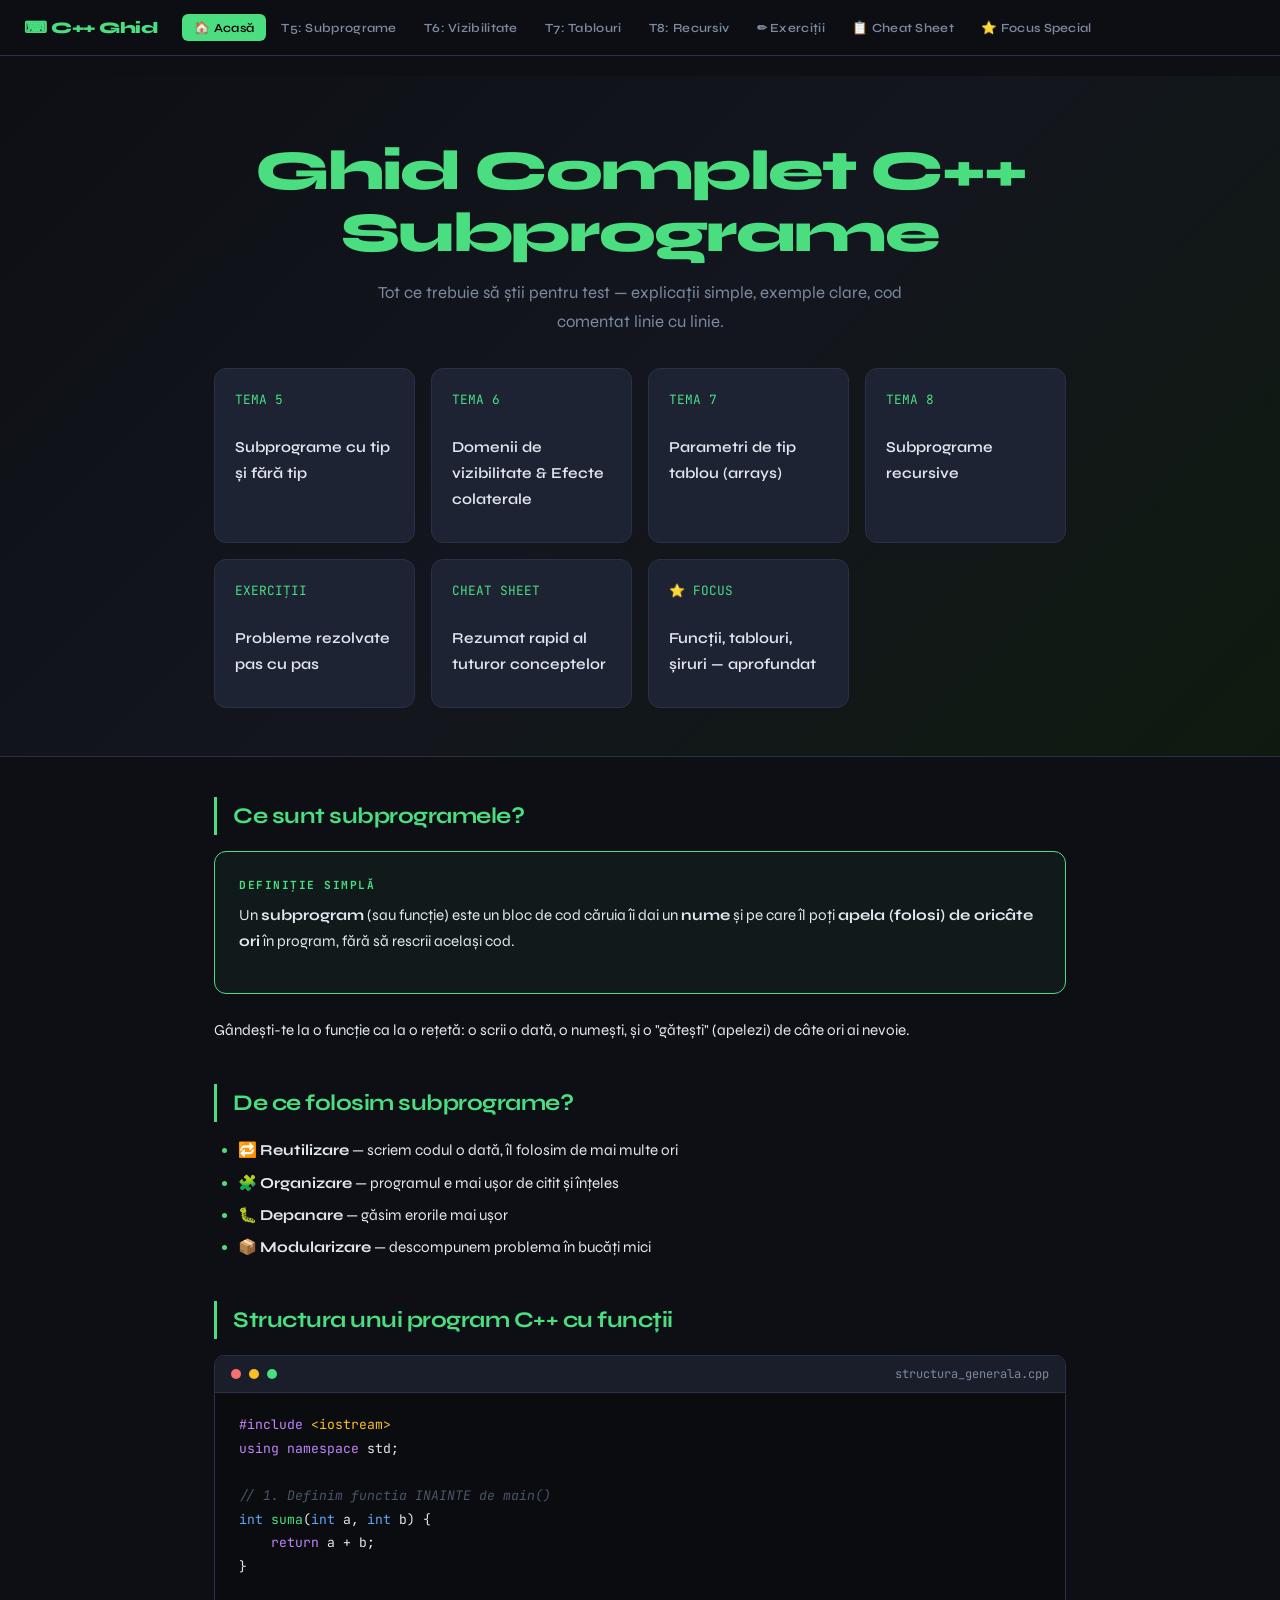
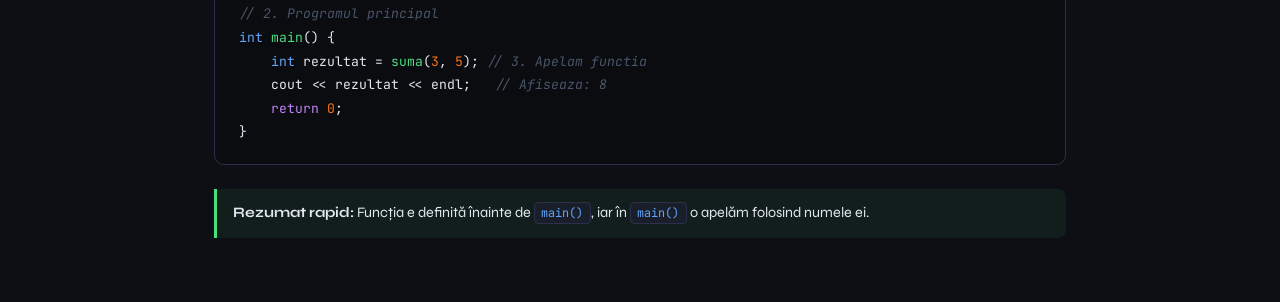
<file: index.html>
<!DOCTYPE html>
<html lang="ro">
<head>
<meta charset="UTF-8">
<meta name="viewport" content="width=device-width, initial-scale=1.0">
<title>Ghid Complet C++ — Subprograme</title>
<link href="https://fonts.googleapis.com/css2?family=JetBrains+Mono:wght@400;700&family=Syne:wght@400;600;800&display=swap" rel="stylesheet">
<style>
  :root {
    --bg: #0d0f14;
    --bg2: #13161e;
    --bg3: #1a1e2a;
    --card: #1e2333;
    --border: #2a3048;
    --green: #4ade80;
    --green2: #22c55e;
    --blue: #60a5fa;
    --yellow: #fbbf24;
    --red: #f87171;
    --purple: #c084fc;
    --text: #e2e8f0;
    --muted: #7c8aa0;
    --code-bg: #0a0c10;
    --accent: #4ade80;
  }

  * { box-sizing: border-box; margin: 0; padding: 0; }

  body {
    background: var(--bg);
    color: var(--text);
    font-family: 'Syne', sans-serif;
    line-height: 1.7;
    min-height: 100vh;
  }

  /* NAV */
  nav {
    position: fixed; top: 0; left: 0; right: 0; z-index: 100;
    background: rgba(13,15,20,0.95);
    backdrop-filter: blur(12px);
    border-bottom: 1px solid var(--border);
    padding: 0 1.5rem;
    display: flex; align-items: center; gap: 0; height: 56px;
    overflow-x: auto;
  }
  .nav-brand {
    font-weight: 800; font-size: 1rem;
    color: var(--green);
    white-space: nowrap; margin-right: 1.5rem;
    letter-spacing: -0.5px;
  }
  .nav-links { display: flex; gap: 0.2rem; flex-shrink: 0; }
  .nav-btn {
    background: none; border: none; cursor: pointer;
    color: var(--muted); font-family: 'Syne', sans-serif;
    font-size: 0.78rem; font-weight: 600;
    padding: 0.4rem 0.75rem; border-radius: 6px;
    white-space: nowrap; transition: all 0.15s;
    letter-spacing: 0.3px;
  }
  .nav-btn:hover { background: var(--bg3); color: var(--text); }
  .nav-btn.active { background: var(--green); color: #000; }

  /* SECTIONS */
  .section { display: none; padding: 76px 0 3rem; min-height: 100vh; }
  .section.active { display: block; }

  .container { max-width: 900px; margin: 0 auto; padding: 0 1.5rem; }

  /* HERO */
  .hero {
    background: linear-gradient(135deg, #0d0f14 0%, #13161e 50%, #0f1a0f 100%);
    padding: 4rem 0 3rem;
    border-bottom: 1px solid var(--border);
    text-align: center;
  }
  .hero h1 {
    font-size: clamp(2rem, 5vw, 3.5rem); font-weight: 800;
    line-height: 1.1; letter-spacing: -2px;
    color: var(--green);
    margin-bottom: 1rem;
  }
  .hero p { color: var(--muted); font-size: 1.05rem; max-width: 600px; margin: 0 auto 2rem; }
  .topic-grid {
    display: grid; grid-template-columns: repeat(auto-fit, minmax(200px, 1fr));
    gap: 1rem; margin-top: 2rem;
  }
  .topic-card {
    background: var(--card); border: 1px solid var(--border);
    border-radius: 12px; padding: 1.25rem;
    cursor: pointer; transition: all 0.2s; text-align: left;
  }
  .topic-card:hover { border-color: var(--green); transform: translateY(-2px); }
  .topic-card .num { font-family: 'JetBrains Mono', monospace; color: var(--green); font-size: 0.8rem; margin-bottom: 0.4rem; }
  .topic-card h3 { font-size: 0.95rem; font-weight: 600; color: var(--text); }

  /* CONTENT STYLES */
  .page-header {
    padding: 2.5rem 0 1.5rem;
    border-bottom: 1px solid var(--border); margin-bottom: 2.5rem;
  }
  .page-header .tag {
    font-family: 'JetBrains Mono', monospace;
    font-size: 0.75rem; color: var(--green);
    letter-spacing: 2px; text-transform: uppercase; margin-bottom: 0.5rem;
    display: block;
  }
  .page-header h1 { font-size: 2rem; font-weight: 800; letter-spacing: -1px; }

  h2 {
    font-size: 1.4rem; font-weight: 700; letter-spacing: -0.5px;
    color: var(--green); margin: 2.5rem 0 1rem;
    padding-left: 1rem; border-left: 3px solid var(--green);
  }
  h3 { font-size: 1.1rem; font-weight: 700; color: var(--blue); margin: 1.5rem 0 0.6rem; }
  h4 { font-size: 0.95rem; font-weight: 700; color: var(--yellow); margin: 1rem 0 0.4rem; }

  p { color: var(--text); margin-bottom: 0.9rem; font-size: 0.95rem; }

  .card {
    background: var(--card); border: 1px solid var(--border);
    border-radius: 12px; padding: 1.5rem; margin-bottom: 1.5rem;
  }
  .card-green { border-color: var(--green); background: rgba(74,222,128,0.05); }
  .card-blue  { border-color: var(--blue);  background: rgba(96,165,250,0.05); }
  .card-yellow{ border-color: var(--yellow); background: rgba(251,191,36,0.05); }
  .card-red   { border-color: var(--red);    background: rgba(248,113,113,0.05); }
  .card-purple{ border-color: var(--purple); background: rgba(192,132,252,0.05); }

  .tip-label {
    font-family: 'JetBrains Mono', monospace; font-size: 0.7rem;
    font-weight: 700; letter-spacing: 1.5px; text-transform: uppercase;
    margin-bottom: 0.5rem; display: block;
  }
  .tip-green  .tip-label { color: var(--green); }
  .tip-blue   .tip-label { color: var(--blue); }
  .tip-yellow .tip-label { color: var(--yellow); }
  .tip-red    .tip-label { color: var(--red); }
  .tip-purple .tip-label { color: var(--purple); }

  /* CODE BLOCKS */
  .code-block {
    background: var(--code-bg); border: 1px solid var(--border);
    border-radius: 10px; overflow: hidden; margin: 1rem 0 1.5rem;
  }
  .code-header {
    background: var(--bg3); padding: 0.5rem 1rem;
    display: flex; align-items: center; gap: 0.5rem;
    border-bottom: 1px solid var(--border);
  }
  .code-dot { width: 10px; height: 10px; border-radius: 50%; }
  .code-title { font-family: 'JetBrains Mono', monospace; font-size: 0.75rem; color: var(--muted); margin-left: auto; }
  pre {
    padding: 1.25rem 1.5rem; overflow-x: auto;
    font-family: 'JetBrains Mono', monospace;
    font-size: 0.82rem; line-height: 1.8;
  }
  .kw  { color: #c084fc; } /* keywords */
  .tp  { color: #60a5fa; } /* types */
  .fn  { color: #4ade80; } /* function names */
  .cm  { color: #4a5568; font-style: italic; } /* comments */
  .st  { color: #fbbf24; } /* strings */
  .nm  { color: #f97316; } /* numbers */
  .op  { color: #e2e8f0; } /* operators */

  /* EXPLAINED CODE */
  .explained-code {
    background: var(--code-bg); border: 1px solid var(--border);
    border-radius: 10px; overflow: hidden; margin: 1rem 0 1.5rem;
  }
  .code-line {
    display: grid; grid-template-columns: auto 1fr auto;
    align-items: start; gap: 0; border-bottom: 1px solid rgba(42,48,72,0.4);
    transition: background 0.15s;
  }
  .code-line:last-child { border-bottom: none; }
  .code-line:hover { background: rgba(74,222,128,0.04); }
  .line-num {
    font-family: 'JetBrains Mono', monospace; font-size: 0.75rem;
    color: #2a3048; padding: 0.4rem 0.75rem; user-select: none;
    min-width: 2.5rem; text-align: right;
  }
  .line-code {
    font-family: 'JetBrains Mono', monospace; font-size: 0.8rem;
    padding: 0.4rem 0.75rem; white-space: pre;
  }
  .line-explain {
    font-size: 0.76rem; color: var(--green);
    padding: 0.4rem 1rem; font-style: italic;
    border-left: 1px solid var(--border);
    min-width: 220px; max-width: 280px;
  }

  /* LISTS */
  ul, ol { padding-left: 1.5rem; margin-bottom: 1rem; }
  li { margin-bottom: 0.4rem; font-size: 0.95rem; color: var(--text); }
  ul li::marker { color: var(--green); }

  /* COMPARISON TABLE */
  table {
    width: 100%; border-collapse: collapse; margin: 1rem 0 1.5rem;
    font-size: 0.88rem; border-radius: 10px; overflow: hidden;
  }
  th {
    background: var(--bg3); padding: 0.75rem 1rem;
    text-align: left; font-weight: 700;
    border-bottom: 2px solid var(--border); color: var(--green);
  }
  td { padding: 0.65rem 1rem; border-bottom: 1px solid var(--border); }
  tr:last-child td { border-bottom: none; }
  tr:nth-child(even) td { background: rgba(30,35,51,0.4); }
  td:first-child { font-family: 'JetBrains Mono', monospace; font-size: 0.8rem; color: var(--blue); }

  /* EXERCISE */
  .exercise {
    background: var(--card); border: 1px solid var(--border);
    border-radius: 12px; overflow: hidden; margin-bottom: 2rem;
  }
  .exercise-header {
    background: var(--bg3); padding: 1rem 1.5rem;
    display: flex; justify-content: space-between; align-items: center;
    border-bottom: 1px solid var(--border);
  }
  .ex-num { font-family: 'JetBrains Mono', monospace; color: var(--green); font-weight: 700; font-size: 0.85rem; }
  .ex-title { font-weight: 700; font-size: 1rem; }
  .exercise-body { padding: 1.5rem; }
  .steps { counter-reset: step; }
  .step { counter-increment: step; margin-bottom: 1.2rem; padding-left: 2.5rem; position: relative; }
  .step::before {
    content: counter(step);
    position: absolute; left: 0; top: 0;
    width: 1.8rem; height: 1.8rem;
    background: var(--green); color: #000;
    border-radius: 50%; display: flex; align-items: center; justify-content: center;
    font-weight: 800; font-size: 0.75rem; font-family: 'JetBrains Mono', monospace;
  }

  /* CHEAT SHEET */
  .cheat-grid {
    display: grid; grid-template-columns: repeat(auto-fit, minmax(280px, 1fr));
    gap: 1rem; margin-bottom: 1.5rem;
  }
  .cheat-card {
    background: var(--card); border: 1px solid var(--border);
    border-radius: 10px; padding: 1.25rem;
  }
  .cheat-card h4 {
    color: var(--green); font-size: 0.85rem; margin-bottom: 0.75rem;
    letter-spacing: 1px; text-transform: uppercase;
  }
  .cheat-card code {
    display: block; font-family: 'JetBrains Mono', monospace;
    font-size: 0.78rem; color: var(--blue);
    background: var(--code-bg); padding: 0.4rem 0.6rem;
    border-radius: 5px; margin-bottom: 0.3rem;
  }
  .cheat-card p { font-size: 0.82rem; color: var(--muted); margin: 0.2rem 0; }

  /* BADGE */
  .badge {
    display: inline-block; padding: 0.2rem 0.6rem;
    border-radius: 20px; font-size: 0.72rem; font-weight: 700;
    font-family: 'JetBrains Mono', monospace;
  }
  .badge-green { background: rgba(74,222,128,0.15); color: var(--green); }
  .badge-red   { background: rgba(248,113,113,0.15); color: var(--red); }
  .badge-blue  { background: rgba(96,165,250,0.15); color: var(--blue); }
  .badge-yellow{ background: rgba(251,191,36,0.15); color: var(--yellow); }

  /* DIVIDER */
  hr { border: none; border-top: 1px solid var(--border); margin: 2rem 0; }

  /* INLINE CODE */
  code {
    font-family: 'JetBrains Mono', monospace; font-size: 0.82em;
    background: var(--bg3); padding: 0.15rem 0.4rem; border-radius: 4px;
    color: var(--blue); border: 1px solid var(--border);
  }

  /* SCROLL */
  ::-webkit-scrollbar { width: 5px; height: 5px; }
  ::-webkit-scrollbar-track { background: var(--bg); }
  ::-webkit-scrollbar-thumb { background: var(--border); border-radius: 10px; }

  /* NOTE BOX */
  .note {
    border-left: 3px solid; padding: 0.75rem 1rem; border-radius: 0 8px 8px 0;
    margin: 1rem 0; font-size: 0.9rem;
  }
  .note-green { border-color: var(--green); background: rgba(74,222,128,0.07); }
  .note-yellow{ border-color: var(--yellow); background: rgba(251,191,36,0.07); }
  .note-red   { border-color: var(--red); background: rgba(248,113,113,0.07); }
  .note-blue  { border-color: var(--blue); background: rgba(96,165,250,0.07); }

  /* SYNTAX BOX */
  .syntax-box {
    background: var(--code-bg); border: 2px dashed var(--green);
    border-radius: 10px; padding: 1.25rem;
    font-family: 'JetBrains Mono', monospace; font-size: 0.83rem;
    line-height: 2; margin: 1rem 0;
  }
  .syntax-ph { color: var(--yellow); font-style: italic; }

  @media(max-width: 700px) {
    .code-line { grid-template-columns: auto 1fr; }
    .line-explain { display: none; }
    .line-explain.show { display: block; grid-column: 1/-1; border-left: none; border-top: 1px solid var(--border); }
    table { font-size: 0.78rem; }
    th, td { padding: 0.5rem 0.6rem; }
  }
</style>
</head>
<body>

<!-- NAVIGATION -->
<nav>
  <span class="nav-brand">⌨ C++ Ghid</span>
  <div class="nav-links">
    <button class="nav-btn active" onclick="showSection('home')">🏠 Acasă</button>
    <button class="nav-btn" onclick="showSection('tema5')">T5: Subprograme</button>
    <button class="nav-btn" onclick="showSection('tema6')">T6: Vizibilitate</button>
    <button class="nav-btn" onclick="showSection('tema7')">T7: Tablouri</button>
    <button class="nav-btn" onclick="showSection('tema8')">T8: Recursiv</button>
    <button class="nav-btn" onclick="showSection('exercitii')">✏ Exerciții</button>
    <button class="nav-btn" onclick="showSection('cheatsheet')">📋 Cheat Sheet</button>
    <button class="nav-btn" onclick="showSection('special')">⭐ Focus Special</button>
  </div>
</nav>

<!-- ================================================================ -->
<!-- HOME -->
<!-- ================================================================ -->
<section id="home" class="section active">
  <div class="hero">
    <div class="container">
      <h1>Ghid Complet C++<br>Subprograme</h1>
      <p>Tot ce trebuie să știi pentru test — explicații simple, exemple clare, cod comentat linie cu linie.</p>
      <div class="topic-grid">
        <div class="topic-card" onclick="showSection('tema5')">
          <div class="num">TEMA 5</div>
          <h3>Subprograme cu tip și fără tip</h3>
        </div>
        <div class="topic-card" onclick="showSection('tema6')">
          <div class="num">TEMA 6</div>
          <h3>Domenii de vizibilitate &amp; Efecte colaterale</h3>
        </div>
        <div class="topic-card" onclick="showSection('tema7')">
          <div class="num">TEMA 7</div>
          <h3>Parametri de tip tablou (arrays)</h3>
        </div>
        <div class="topic-card" onclick="showSection('tema8')">
          <div class="num">TEMA 8</div>
          <h3>Subprograme recursive</h3>
        </div>
        <div class="topic-card" onclick="showSection('exercitii')">
          <div class="num">EXERCIȚII</div>
          <h3>Probleme rezolvate pas cu pas</h3>
        </div>
        <div class="topic-card" onclick="showSection('cheatsheet')">
          <div class="num">CHEAT SHEET</div>
          <h3>Rezumat rapid al tuturor conceptelor</h3>
        </div>
        <div class="topic-card" onclick="showSection('special')">
          <div class="num">⭐ FOCUS</div>
          <h3>Funcții, tablouri, șiruri — aprofundat</h3>
        </div>
      </div>
    </div>
  </div>
  <div class="container">
    <h2>Ce sunt subprogramele?</h2>
    <div class="card card-green">
      <span class="tip-label tip-green" style="color:var(--green)">DEFINIȚIE SIMPLĂ</span>
      <p>Un <strong>subprogram</strong> (sau funcție) este un bloc de cod căruia îi dai un <strong>nume</strong> și pe care îl poți <strong>apela (folosi) de oricâte ori</strong> în program, fără să rescrii același cod.</p>
    </div>
    <p>Gândești-te la o funcție ca la o rețetă: o scrii o dată, o numești, și o "gătești" (apelezi) de câte ori ai nevoie.</p>
    <h2>De ce folosim subprograme?</h2>
    <ul>
      <li>🔁 <strong>Reutilizare</strong> — scriem codul o dată, îl folosim de mai multe ori</li>
      <li>🧩 <strong>Organizare</strong> — programul e mai ușor de citit și înțeles</li>
      <li>🐛 <strong>Depanare</strong> — găsim erorile mai ușor</li>
      <li>📦 <strong>Modularizare</strong> — descompunem problema în bucăți mici</li>
    </ul>
    <h2>Structura unui program C++ cu funcții</h2>
    <div class="code-block">
      <div class="code-header">
        <div class="code-dot" style="background:#f87171"></div>
        <div class="code-dot" style="background:#fbbf24"></div>
        <div class="code-dot" style="background:#4ade80"></div>
        <span class="code-title">structura_generala.cpp</span>
      </div>
      <pre><span class="kw">#include</span> <span class="st">&lt;iostream&gt;</span>
<span class="kw">using namespace</span> std;

<span class="cm">// 1. Definim functia INAINTE de main()</span>
<span class="tp">int</span> <span class="fn">suma</span>(<span class="tp">int</span> a, <span class="tp">int</span> b) {
    <span class="kw">return</span> a + b;
}

<span class="cm">// 2. Programul principal</span>
<span class="tp">int</span> <span class="fn">main</span>() {
    <span class="tp">int</span> rezultat = <span class="fn">suma</span>(<span class="nm">3</span>, <span class="nm">5</span>); <span class="cm">// 3. Apelam functia</span>
    cout &lt;&lt; rezultat &lt;&lt; endl;   <span class="cm">// Afiseaza: 8</span>
    <span class="kw">return</span> <span class="nm">0</span>;
}</pre>
    </div>
    <div class="note note-green">
      <strong>Rezumat rapid:</strong> Funcția e definită înainte de <code>main()</code>, iar în <code>main()</code> o apelăm folosind numele ei.
    </div>
  </div>
</section>

<!-- ================================================================ -->
<!-- TEMA 5: SUBPROGRAME CU TIP SI FARA TIP -->
<!-- ================================================================ -->
<section id="tema5" class="section">
  <div class="container">
    <div class="page-header">
      <span class="tag">Tema 5</span>
      <h1>Subprograme cu tip și fără tip</h1>
    </div>

    <h2>1. Cele două tipuri de funcții</h2>
    <table>
      <tr>
        <th>Caracteristică</th>
        <th>Cu tip (returnează valoare)</th>
        <th>Fără tip — void</th>
      </tr>
      <tr>
        <td>Sintaxă antet</td>
        <td><code>int/float/... numeF(...)</code></td>
        <td><code>void numeF(...)</code></td>
      </tr>
      <tr>
        <td>Returnează ceva?</td>
        <td>✅ Da — folosim <code>return</code></td>
        <td>❌ Nu returnează valoare</td>
      </tr>
      <tr>
        <td>Cum se apelează</td>
        <td><code>x = numeF(...);</code> sau în expresii</td>
        <td><code>numeF(...);</code> — linie separată</td>
      </tr>
      <tr>
        <td>Când o folosim</td>
        <td>Când avem nevoie de un rezultat calculat</td>
        <td>Când facem afișare, citire, modificări</td>
      </tr>
    </table>

    <h2>2. Funcție CU tip — sintaxă completă</h2>
    <div class="syntax-box">
      <span class="kw">tip_returnat</span> <span class="fn">nume_functie</span>(<span class="syntax-ph">tip param1, tip param2, ...</span>) {<br>
      &nbsp;&nbsp;&nbsp;&nbsp;<span class="syntax-ph">// variabile locale si calcule</span><br>
      &nbsp;&nbsp;&nbsp;&nbsp;<span class="kw">return</span> <span class="syntax-ph">rezultat</span>;<br>
      }
    </div>
    <p>Fiecare parte a acestei sintaxe are un rol:</p>
    <ul>
      <li><strong>tip_returnat</strong> — ce tip de valoare întoarce funcția: <code>int</code>, <code>float</code>, <code>double</code>, <code>char</code>, <code>bool</code></li>
      <li><strong>nume_functie</strong> — numele cu care o apelăm (ex: <code>suma</code>, <code>maxim</code>, <code>cmmdc</code>)</li>
      <li><strong>parametri</strong> — datele de intrare (pot lipsi)</li>
      <li><strong>return</strong> — trimite rezultatul înapoi la apelant</li>
    </ul>

    <h3>Exemplu 1: Maximul a două numere</h3>
    <div class="explained-code">
      <div class="code-header" style="background:var(--bg3);padding:0.5rem 1rem;border-bottom:1px solid var(--border);display:flex;align-items:center;gap:0.5rem;">
        <div class="code-dot" style="background:#f87171"></div>
        <div class="code-dot" style="background:#fbbf24"></div>
        <div class="code-dot" style="background:#4ade80"></div>
        <span class="code-title">maxim.cpp</span>
      </div>
      <div class="code-line">
        <span class="line-num">1</span>
        <span class="line-code"><span class="kw">#include</span> <span class="st">&lt;iostream&gt;</span></span>
        <span class="line-explain">Include biblioteca de intrare/ieșire</span>
      </div>
      <div class="code-line">
        <span class="line-num">2</span>
        <span class="line-code"><span class="kw">using namespace</span> std;</span>
        <span class="line-explain">Folosim spațiul de nume standard</span>
      </div>
      <div class="code-line">
        <span class="line-num">3</span>
        <span class="line-code"></span>
        <span class="line-explain"></span>
      </div>
      <div class="code-line">
        <span class="line-num">4</span>
        <span class="line-code"><span class="tp">int</span> <span class="fn">maxim</span>(<span class="tp">int</span> a, <span class="tp">int</span> b) {</span>
        <span class="line-explain">Funcție care returnează int, primește 2 int-uri</span>
      </div>
      <div class="code-line">
        <span class="line-num">5</span>
        <span class="line-code">    <span class="kw">if</span> (a &gt; b)</span>
        <span class="line-explain">Verificăm dacă a este mai mare</span>
      </div>
      <div class="code-line">
        <span class="line-num">6</span>
        <span class="line-code">        <span class="kw">return</span> a;</span>
        <span class="line-explain">Dacă da, returnăm a</span>
      </div>
      <div class="code-line">
        <span class="line-num">7</span>
        <span class="line-code">    <span class="kw">else</span></span>
        <span class="line-explain">Altfel...</span>
      </div>
      <div class="code-line">
        <span class="line-num">8</span>
        <span class="line-code">        <span class="kw">return</span> b;</span>
        <span class="line-explain">...returnăm b (b este mai mare sau egal)</span>
      </div>
      <div class="code-line">
        <span class="line-num">9</span>
        <span class="line-code">}</span>
        <span class="line-explain">Sfârșitul funcției maxim</span>
      </div>
      <div class="code-line">
        <span class="line-num">10</span>
        <span class="line-code"></span>
        <span class="line-explain"></span>
      </div>
      <div class="code-line">
        <span class="line-num">11</span>
        <span class="line-code"><span class="tp">int</span> <span class="fn">main</span>() {</span>
        <span class="line-explain">Funcția principală a programului</span>
      </div>
      <div class="code-line">
        <span class="line-num">12</span>
        <span class="line-code">    <span class="tp">int</span> x, y;</span>
        <span class="line-explain">Declarăm variabilele locale</span>
      </div>
      <div class="code-line">
        <span class="line-num">13</span>
        <span class="line-code">    cout &lt;&lt; <span class="st">"Dati 2 numere: "</span>; cin &gt;&gt; x &gt;&gt; y;</span>
        <span class="line-explain">Citim cele două numere</span>
      </div>
      <div class="code-line">
        <span class="line-num">14</span>
        <span class="line-code">    cout &lt;&lt; <span class="st">"Maxim: "</span> &lt;&lt; <span class="fn">maxim</span>(x, y);</span>
        <span class="line-explain">Apelăm funcția maxim cu x și y</span>
      </div>
      <div class="code-line">
        <span class="line-num">15</span>
        <span class="line-code">    <span class="kw">return</span> <span class="nm">0</span>;</span>
        <span class="line-explain">Program terminat cu succes</span>
      </div>
      <div class="code-line">
        <span class="line-num">16</span>
        <span class="line-code">}</span>
        <span class="line-explain">Sfârșitul funcției main</span>
      </div>
    </div>

    <h2>3. Funcție FĂRĂ tip (void) — sintaxă</h2>
    <div class="syntax-box">
      <span class="kw">void</span> <span class="fn">nume_functie</span>(<span class="syntax-ph">tip param1, tip param2, ...</span>) {<br>
      &nbsp;&nbsp;&nbsp;&nbsp;<span class="syntax-ph">// instructiuni — afisare, citire, modificari</span><br>
      &nbsp;&nbsp;&nbsp;&nbsp;<span class="cm">// Nu avem return cu valoare!</span><br>
      }
    </div>

    <h3>Exemplu 2: Funcție void care afișează un triunghi de stele</h3>
    <div class="explained-code">
      <div class="code-header" style="background:var(--bg3);padding:0.5rem 1rem;border-bottom:1px solid var(--border);display:flex;align-items:center;gap:0.5rem;">
        <div class="code-dot" style="background:#f87171"></div>
        <div class="code-dot" style="background:#fbbf24"></div>
        <div class="code-dot" style="background:#4ade80"></div>
        <span class="code-title">triunghi.cpp</span>
      </div>
      <div class="code-line">
        <span class="line-num">1</span>
        <span class="line-code"><span class="kw">void</span> <span class="fn">triunghi</span>(<span class="tp">int</span> n) {</span>
        <span class="line-explain">void = nu returnează nimic; n = înălțimea</span>
      </div>
      <div class="code-line">
        <span class="line-num">2</span>
        <span class="line-code">    <span class="kw">for</span> (<span class="tp">int</span> i = <span class="nm">1</span>; i &lt;= n; i++) {</span>
        <span class="line-explain">Bucla pe fiecare linie (1, 2, ..., n)</span>
      </div>
      <div class="code-line">
        <span class="line-num">3</span>
        <span class="line-code">        <span class="kw">for</span> (<span class="tp">int</span> j = <span class="nm">1</span>; j &lt;= i; j++)</span>
        <span class="line-explain">Pe linia i, afișăm i stele</span>
      </div>
      <div class="code-line">
        <span class="line-num">4</span>
        <span class="line-code">            cout &lt;&lt; <span class="st">"*"</span>;</span>
        <span class="line-explain">Afișăm o stea</span>
      </div>
      <div class="code-line">
        <span class="line-num">5</span>
        <span class="line-code">        cout &lt;&lt; endl;</span>
        <span class="line-explain">Trecem la linia următoare</span>
      </div>
      <div class="code-line">
        <span class="line-num">6</span>
        <span class="line-code">    }</span>
        <span class="line-explain">Sfârșitul buclei exterioare</span>
      </div>
      <div class="code-line">
        <span class="line-num">7</span>
        <span class="line-code">}</span>
        <span class="line-explain">Fără return — funcție void</span>
      </div>
      <div class="code-line">
        <span class="line-num">8</span>
        <span class="line-code"><span class="tp">int</span> <span class="fn">main</span>() {</span>
        <span class="line-explain"></span>
      </div>
      <div class="code-line">
        <span class="line-num">9</span>
        <span class="line-code">    <span class="fn">triunghi</span>(<span class="nm">4</span>); <span class="cm">// apelam</span></span>
        <span class="line-explain">Apelăm — va afișa triunghi cu 4 linii</span>
      </div>
      <div class="code-line">
        <span class="line-num">10</span>
        <span class="line-code">    <span class="kw">return</span> <span class="nm">0</span>;</span>
        <span class="line-explain"></span>
      </div>
      <div class="code-line">
        <span class="line-num">11</span>
        <span class="line-code">}</span>
        <span class="line-explain">Rezultat: * / ** / *** / ****</span>
      </div>
    </div>

    <h2>4. Parametri formali vs Parametri actuali</h2>
    <div class="card card-blue">
      <span class="tip-label tip-blue">DIFERENȚA ESENȚIALĂ</span>
      <p><strong>Parametri formali</strong> = variabilele din antetul funcției (placeholdere)</p>
      <p><strong>Parametri actuali</strong> = valorile reale pe care le trimitem la apel</p>
    </div>
    <div class="code-block">
      <pre><span class="cm">// a si b sunt PARAMETRI FORMALI (placeholdere)</span>
<span class="tp">int</span> <span class="fn">suma</span>(<span class="tp">int</span> a, <span class="tp">int</span> b) {
    <span class="kw">return</span> a + b;
}

<span class="tp">int</span> <span class="fn">main</span>() {
    <span class="tp">int</span> x = <span class="nm">5</span>, y = <span class="nm">3</span>;
    <span class="cm">// x si y sunt PARAMETRI ACTUALI (valorile reale)</span>
    cout &lt;&lt; <span class="fn">suma</span>(x, y);    <span class="cm">// a=5, b=3 → returnează 8</span>
    cout &lt;&lt; <span class="fn">suma</span>(<span class="nm">10</span>, <span class="nm">20</span>); <span class="cm">// a=10, b=20 → returnează 30</span>
}</pre>
    </div>

    <h2>5. Transmiterea prin valoare vs prin referință</h2>
    <div class="card">
      <div style="display:grid;grid-template-columns:1fr 1fr;gap:1rem">
        <div>
          <h4>Prin VALOARE (normal)</h4>
          <p>Funcția primește o <em>copie</em> a valorii. Modificările din funcție <strong>nu afectează</strong> variabila originală.</p>
          <div class="code-block" style="margin:0">
            <pre><span class="tp">void</span> <span class="fn">f</span>(<span class="tp">int</span> x) {
    x = <span class="nm">100</span>; <span class="cm">// schimba copia</span>
}
<span class="tp">int</span> a = <span class="nm">5</span>;
<span class="fn">f</span>(a);
<span class="cm">// a ramane 5!</span></pre>
          </div>
        </div>
        <div>
          <h4>Prin REFERINȚĂ (<code>&amp;</code>)</h4>
          <p>Funcția primește <em>adresa</em> variabilei. Modificările <strong>afectează</strong> variabila originală.</p>
          <div class="code-block" style="margin:0">
            <pre><span class="tp">void</span> <span class="fn">f</span>(<span class="tp">int</span> <span class="kw">&amp;</span>x) {
    x = <span class="nm">100</span>; <span class="cm">// schimba original</span>
}
<span class="tp">int</span> a = <span class="nm">5</span>;
<span class="fn">f</span>(a);
<span class="cm">// a devine 100!</span></pre>
          </div>
        </div>
      </div>
    </div>

    <h3>Exemplu clasic: Schimbarea a două variabile (swap)</h3>
    <div class="code-block">
      <pre><span class="cm">// GRESIT - prin valoare (nu functioneaza)</span>
<span class="tp">void</span> <span class="fn">schimba_gresit</span>(<span class="tp">int</span> a, <span class="tp">int</span> b) {
    <span class="tp">int</span> temp = a; a = b; b = temp; <span class="cm">// se modifica doar copiile!</span>
}

<span class="cm">// CORECT - prin referinta</span>
<span class="tp">void</span> <span class="fn">schimba</span>(<span class="tp">int</span> <span class="kw">&amp;</span>a, <span class="tp">int</span> <span class="kw">&amp;</span>b) {
    <span class="tp">int</span> temp = a; <span class="cm">// salvam valoarea lui a</span>
    a = b;        <span class="cm">// a primeste valoarea lui b</span>
    b = temp;     <span class="cm">// b primeste valoarea veche a lui a</span>
}

<span class="tp">int</span> <span class="fn">main</span>() {
    <span class="tp">int</span> x = <span class="nm">7</span>, y = <span class="nm">1</span>;
    cout &lt;&lt; x &lt;&lt; <span class="st">" "</span> &lt;&lt; y &lt;&lt; endl; <span class="cm">// 7 1</span>
    <span class="fn">schimba</span>(x, y);
    cout &lt;&lt; x &lt;&lt; <span class="st">" "</span> &lt;&lt; y &lt;&lt; endl; <span class="cm">// 1 7</span>
}</pre>
    </div>

    <h2>6. Declarații anticipate (prototipuri)</h2>
    <p>Dacă vrei să definești funcția DUPĂ <code>main()</code>, trebuie să declari prototipul înainte:</p>
    <div class="code-block">
      <pre><span class="kw">#include</span> <span class="st">&lt;iostream&gt;</span>
<span class="kw">using namespace</span> std;

<span class="tp">int</span> <span class="fn">suma</span>(<span class="tp">int</span>, <span class="tp">int</span>); <span class="cm">// PROTOTIP - anuntam compilatorul</span>

<span class="tp">int</span> <span class="fn">main</span>() {
    cout &lt;&lt; <span class="fn">suma</span>(<span class="nm">3</span>, <span class="nm">4</span>); <span class="cm">// putem folosi functia</span>
    <span class="kw">return</span> <span class="nm">0</span>;
}

<span class="cm">// Definim functia dupa main</span>
<span class="tp">int</span> <span class="fn">suma</span>(<span class="tp">int</span> a, <span class="tp">int</span> b) {
    <span class="kw">return</span> a + b;
}</pre>
    </div>

    <div class="card card-red">
      <span class="tip-label tip-red">GREȘELI FRECVENTE</span>
      <ul>
        <li>❌ Uiți <code>return</code> la o funcție cu tip</li>
        <li>❌ Folosești <code>return valoare;</code> într-o funcție <code>void</code></li>
        <li>❌ Numărul de parametri la apel ≠ numărul de parametri formali</li>
        <li>❌ Tipurile parametrilor nu corespund</li>
        <li>❌ Folosești variabile locale în afara funcției unde au fost declarate</li>
      </ul>
    </div>
  </div>
</section>

<!-- ================================================================ -->
<!-- TEMA 6: DOMENII DE VIZIBILITATE -->
<!-- ================================================================ -->
<section id="tema6" class="section">
  <div class="container">
    <div class="page-header">
      <span class="tag">Tema 6</span>
      <h1>Domenii de vizibilitate &amp; Efecte colaterale</h1>
    </div>

    <h2>1. Cele trei tipuri de variabile</h2>
    <table>
      <tr>
        <th>Tip</th>
        <th>Unde se declară</th>
        <th>Unde e vizibilă</th>
        <th>Durată în memorie</th>
      </tr>
      <tr>
        <td>Globală</td>
        <td>În afara oricărei funcții</td>
        <td>Tot programul</td>
        <td>Toată execuția programului</td>
      </tr>
      <tr>
        <td>Locală</td>
        <td>Înăuntrul unei funcții</td>
        <td>Doar în funcția respectivă</td>
        <td>Doar cât durează execuția funcției</td>
      </tr>
      <tr>
        <td>Parametru formal</td>
        <td>În antetul funcției</td>
        <td>Doar în corpul funcției</td>
        <td>Doar cât durează execuția funcției</td>
      </tr>
    </table>

    <h3>Exemplu vizual</h3>
    <div class="code-block">
      <pre><span class="kw">#include</span> <span class="st">&lt;iostream&gt;</span>
<span class="kw">using namespace</span> std;

<span class="tp">int</span> global = <span class="nm">10</span>; <span class="cm">// ← VARIABILA GLOBALA: vizibila peste tot</span>

<span class="tp">void</span> <span class="fn">functie</span>(<span class="tp">int</span> param) { <span class="cm">// param = parametru formal</span>
    <span class="tp">int</span> locala = <span class="nm">5</span>;   <span class="cm">// ← VARIABILA LOCALA: vizibila doar in functie()</span>
    cout &lt;&lt; global;  <span class="cm">// OK - variabila globala e vizibila</span>
    cout &lt;&lt; locala;  <span class="cm">// OK - suntem in functie()</span>
    cout &lt;&lt; param;   <span class="cm">// OK - parametru vizibil in corpul functiei</span>
}

<span class="tp">int</span> <span class="fn">main</span>() {
    cout &lt;&lt; global;  <span class="cm">// OK</span>
    <span class="cm">// cout &lt;&lt; locala;  // EROARE! locala nu exista in main()</span>
    <span class="fn">functie</span>(<span class="nm">3</span>);
    <span class="kw">return</span> <span class="nm">0</span>;
}</pre>
    </div>

    <h2>2. Variabile globale — avantaje și pericole</h2>
    <div class="card card-green">
      <span class="tip-label tip-green">AVANTAJ: Comunicare simplă</span>
      <p>Variabilele globale pot fi accesate și modificate din orice funcție, fără a le pasa ca parametri.</p>
    </div>
    <div class="card card-red">
      <span class="tip-label tip-red">PERICOL: Efecte colaterale</span>
      <p>Un <strong>efect colateral</strong> = o funcție modifică o variabilă globală sau un parametru prin referință în mod neașteptat.</p>
    </div>

    <h3>Exemplu de efect colateral — cum funcțiile se "influențează"</h3>
    <div class="code-block">
      <pre><span class="tp">int</span> c = <span class="nm">2</span>; <span class="cm">// variabila globala</span>

<span class="tp">int</span> <span class="fn">f</span>(<span class="tp">int</span> a) {
    c++;        <span class="cm">// EFECT COLATERAL: modifica variabila globala c!</span>
    <span class="kw">return</span> c * a;
}

<span class="tp">int</span> <span class="fn">main</span>() {
    cout &lt;&lt; <span class="fn">f</span>(c) &lt;&lt; endl; <span class="cm">// c devine 3, returneza 3*2=6</span>
    cout &lt;&lt; <span class="fn">f</span>(c) &lt;&lt; endl; <span class="cm">// c devine 4, returneza 4*3=12</span>
    <span class="cm">// Fiecare apel schimba c - comportament "surprinzator"!</span>
}</pre>
    </div>

    <h2>3. Variabile locale — NU se inițializează automat</h2>
    <div class="note note-red">
      <strong>Atenție!</strong> Variabilele locale <strong>nu</strong> au valoare inițială automată. Conțin "gunoi" din memorie dacă nu le inițializăm explicit.
    </div>
    <div class="code-block">
      <pre><span class="tp">void</span> <span class="fn">exemplu</span>() {
    <span class="tp">int</span> x;          <span class="cm">// x contine "gunoi" (valoare aleatoare)</span>
    <span class="tp">int</span> y = <span class="nm">0</span>;      <span class="cm">// corect: y = 0</span>
    cout &lt;&lt; x;      <span class="cm">// PERICOL: afiseaza valoare necunoscuta</span>
    cout &lt;&lt; y;      <span class="cm">// OK: afiseaza 0</span>
}</pre>
    </div>

    <h2>4. Comunicarea prin variabile globale</h2>
    <div class="code-block">
      <pre><span class="kw">#include</span> <span class="st">&lt;iostream&gt;</span>
<span class="kw">using namespace</span> std;

<span class="cm">// Variabile globale — accesibile din toate functiile</span>
<span class="tp">int</span> a, b, suma_g;

<span class="tp">void</span> <span class="fn">citire</span>() {
    cout &lt;&lt; <span class="st">"Introdu 2 numere: "</span>;
    cin &gt;&gt; a &gt;&gt; b; <span class="cm">// a si b sunt globale, le modificam direct</span>
}

<span class="tp">int</span> <span class="fn">suma</span>() {
    <span class="kw">return</span> a + b; <span class="cm">// accesam globalele a si b</span>
}

<span class="tp">int</span> <span class="fn">produs</span>() {
    <span class="kw">return</span> a * b;
}

<span class="tp">int</span> <span class="fn">main</span>() {
    <span class="fn">citire</span>();
    cout &lt;&lt; <span class="st">"Suma: "</span> &lt;&lt; <span class="fn">suma</span>() &lt;&lt; endl;
    cout &lt;&lt; <span class="st">"Produs: "</span> &lt;&lt; <span class="fn">produs</span>() &lt;&lt; endl;
    <span class="kw">return</span> <span class="nm">0</span>;
}</pre>
    </div>

    <h2>5. Exemplu complet: Greutatea ideală cu declarații anticipate</h2>
    <div class="code-block">
      <pre><span class="kw">#include</span> <span class="st">&lt;iostream&gt;</span>
<span class="kw">using namespace</span> std;

<span class="cm">// PROTOTIPURI (declaratii anticipate)</span>
<span class="tp">void</span> <span class="fn">citire</span>(<span class="tp">int</span> <span class="kw">&amp;</span>inaltime, <span class="tp">int</span> <span class="kw">&amp;</span>varsta, <span class="tp">char</span> <span class="kw">&amp;</span>sex);
<span class="tp">float</span> <span class="fn">calcul</span>(<span class="tp">int</span> h, <span class="tp">int</span> v);

<span class="cm">// Functia principala care calculeaza greutatea ideala</span>
<span class="tp">float</span> <span class="fn">gr_ideala</span>(<span class="tp">int</span> h, <span class="tp">int</span> v, <span class="tp">char</span> g) {
    <span class="tp">float</span> gr = <span class="fn">calcul</span>(h, v); <span class="cm">// apel la alta functie</span>
    <span class="kw">if</span> (g == <span class="st">'f'</span>) gr = gr - <span class="nm">10</span>; <span class="cm">// feminin: scadem 10</span>
    <span class="kw">return</span> gr;
}

<span class="cm">// Formula de calcul</span>
<span class="tp">float</span> <span class="fn">calcul</span>(<span class="tp">int</span> h, <span class="tp">int</span> v) {
    <span class="kw">return</span> <span class="nm">50</span> + <span class="nm">0.75</span> * (h - <span class="nm">150</span>) + (v - <span class="nm">20</span>) * <span class="nm">0.25</span>;
}

<span class="tp">int</span> <span class="fn">main</span>() {
    <span class="tp">int</span> varsta, inaltime; <span class="tp">char</span> gen;
    <span class="fn">citire</span>(varsta, inaltime, gen);
    cout &lt;&lt; <span class="st">"Greutatea ideala: "</span> &lt;&lt; <span class="fn">gr_ideala</span>(varsta, inaltime, gen);
    <span class="kw">return</span> <span class="nm">0</span>;
}

<span class="tp">void</span> <span class="fn">citire</span>(<span class="tp">int</span> <span class="kw">&amp;</span>h, <span class="tp">int</span> <span class="kw">&amp;</span>v, <span class="tp">char</span> <span class="kw">&amp;</span>g) {
    cout &lt;&lt; <span class="st">"Inaltimea (cm): "</span>; cin &gt;&gt; h;
    cout &lt;&lt; <span class="st">"Varsta (ani): "</span>; cin &gt;&gt; v;
    cout &lt;&lt; <span class="st">"Genul (m/f): "</span>; cin &gt;&gt; g;
}</pre>
    </div>

    <div class="card card-yellow">
      <span class="tip-label tip-yellow">CONCLUZIE CHEIE</span>
      <ul>
        <li>Variabilele <strong>globale</strong> sunt inițializate cu 0 automat, vizibile în tot programul</li>
        <li>Variabilele <strong>locale</strong> există doar cât funcția rulează, trebuie inițializate manual</li>
        <li>Efectele colaterale apar când o funcție modifică state-ul global — pot crea comportament imprevizibil</li>
      </ul>
    </div>
  </div>
</section>

<!-- ================================================================ -->
<!-- TEMA 7: PARAMETRI DE TIP TABLOU -->
<!-- ================================================================ -->
<section id="tema7" class="section">
  <div class="container">
    <div class="page-header">
      <span class="tag">Tema 7</span>
      <h1>Subprograme cu parametri de tip tablou</h1>
    </div>

    <h2>1. Tablouri ca parametri — ideea de bază</h2>
    <div class="card card-green">
      <span class="tip-label tip-green">IMPORTANT</span>
      <p>Tablourile (array-urile) se transmit <strong>întotdeauna prin referință</strong> — funcția lucrează cu array-ul original, nu cu o copie. Orice modificare în funcție afectează array-ul original!</p>
    </div>

    <h2>2. Tablou unidimensional (vector)</h2>
    <div class="syntax-box">
      <span class="cm">// Sintaxa pentru functie care primeste vector:</span><br>
      <span class="tp">tip</span> <span class="fn">nume_f</span>(<span class="tp">tip</span> <span class="syntax-ph">v</span>[], <span class="tp">int</span> <span class="syntax-ph">n</span>) {<br>
      &nbsp;&nbsp;&nbsp;&nbsp;<span class="cm">// n = numărul de elemente</span><br>
      &nbsp;&nbsp;&nbsp;&nbsp;<span class="cm">// v[0], v[1], ..., v[n-1] = elementele</span><br>
      }<br><br>
      <span class="cm">// Apel:</span><br>
      <span class="tp">int</span> <span class="syntax-ph">a</span>[<span class="nm">100</span>];<br>
      <span class="fn">nume_f</span>(<span class="syntax-ph">a</span>, <span class="syntax-ph">n</span>);
    </div>

    <h3>Exemplu complet: operații pe vector</h3>
    <div class="explained-code">
      <div class="code-header" style="background:var(--bg3);padding:0.5rem 1rem;border-bottom:1px solid var(--border);display:flex;align-items:center;gap:0.5rem;">
        <div class="code-dot" style="background:#f87171"></div>
        <div class="code-dot" style="background:#fbbf24"></div>
        <div class="code-dot" style="background:#4ade80"></div>
        <span class="code-title">vector_functii.cpp</span>
      </div>
      <div class="code-line">
        <span class="line-num">1</span>
        <span class="line-code"><span class="kw">#include</span> <span class="st">&lt;iostream&gt;</span></span>
        <span class="line-explain"></span>
      </div>
      <div class="code-line">
        <span class="line-num">2</span>
        <span class="line-code"><span class="kw">using namespace</span> std;</span>
        <span class="line-explain"></span>
      </div>
      <div class="code-line">
        <span class="line-num">3</span>
        <span class="line-code"></span>
        <span class="line-explain"></span>
      </div>
      <div class="code-line">
        <span class="line-num">4</span>
        <span class="line-code"><span class="cm">// Citire vector</span></span>
        <span class="line-explain"></span>
      </div>
      <div class="code-line">
        <span class="line-num">5</span>
        <span class="line-code"><span class="tp">void</span> <span class="fn">citire</span>(<span class="tp">int</span> v[], <span class="tp">int</span> <span class="kw">&amp;</span>n) {</span>
        <span class="line-explain">n prin referință — îl modificăm în funcție</span>
      </div>
      <div class="code-line">
        <span class="line-num">6</span>
        <span class="line-code">    cout &lt;&lt; <span class="st">"n= "</span>; cin &gt;&gt; n;</span>
        <span class="line-explain">Citim numărul de elemente</span>
      </div>
      <div class="code-line">
        <span class="line-num">7</span>
        <span class="line-code">    <span class="kw">for</span> (<span class="tp">int</span> i=<span class="nm">0</span>; i&lt;n; i++)</span>
        <span class="line-explain">Parcurgem pozițiile 0, 1, ..., n-1</span>
      </div>
      <div class="code-line">
        <span class="line-num">8</span>
        <span class="line-code">        cin &gt;&gt; v[i];</span>
        <span class="line-explain">Citim elementul de pe poziția i</span>
      </div>
      <div class="code-line">
        <span class="line-num">9</span>
        <span class="line-code">}</span>
        <span class="line-explain"></span>
      </div>
      <div class="code-line">
        <span class="line-num">10</span>
        <span class="line-code"></span>
        <span class="line-explain"></span>
      </div>
      <div class="code-line">
        <span class="line-num">11</span>
        <span class="line-code"><span class="cm">// Afisare vector</span></span>
        <span class="line-explain"></span>
      </div>
      <div class="code-line">
        <span class="line-num">12</span>
        <span class="line-code"><span class="tp">void</span> <span class="fn">afisare</span>(<span class="tp">int</span> v[], <span class="tp">int</span> n) {</span>
        <span class="line-explain">n prin valoare — nu îl modificăm</span>
      </div>
      <div class="code-line">
        <span class="line-num">13</span>
        <span class="line-code">    <span class="kw">for</span> (<span class="tp">int</span> i=<span class="nm">0</span>; i&lt;n; i++)</span>
        <span class="line-explain">Parcurgem toate elementele</span>
      </div>
      <div class="code-line">
        <span class="line-num">14</span>
        <span class="line-code">        cout &lt;&lt; v[i] &lt;&lt; <span class="st">" "</span>;</span>
        <span class="line-explain">Afișăm fiecare element urmat de spațiu</span>
      </div>
      <div class="code-line">
        <span class="line-num">15</span>
        <span class="line-code">    cout &lt;&lt; endl;</span>
        <span class="line-explain">Trecem la linia nouă la final</span>
      </div>
      <div class="code-line">
        <span class="line-num">16</span>
        <span class="line-code">}</span>
        <span class="line-explain"></span>
      </div>
      <div class="code-line">
        <span class="line-num">17</span>
        <span class="line-code"></span>
        <span class="line-explain"></span>
      </div>
      <div class="code-line">
        <span class="line-num">18</span>
        <span class="line-code"><span class="cm">// Elementul maxim</span></span>
        <span class="line-explain"></span>
      </div>
      <div class="code-line">
        <span class="line-num">19</span>
        <span class="line-code"><span class="tp">int</span> <span class="fn">maxim</span>(<span class="tp">int</span> v[], <span class="tp">int</span> n) {</span>
        <span class="line-explain">Returnează int — maximul găsit</span>
      </div>
      <div class="code-line">
        <span class="line-num">20</span>
        <span class="line-code">    <span class="tp">int</span> m = v[<span class="nm">0</span>];</span>
        <span class="line-explain">Presupunem că primul e maximul</span>
      </div>
      <div class="code-line">
        <span class="line-num">21</span>
        <span class="line-code">    <span class="kw">for</span> (<span class="tp">int</span> i=<span class="nm">1</span>; i&lt;n; i++)</span>
        <span class="line-explain">Parcurgem de la al doilea element</span>
      </div>
      <div class="code-line">
        <span class="line-num">22</span>
        <span class="line-code">        <span class="kw">if</span> (v[i] &gt; m) m = v[i];</span>
        <span class="line-explain">Dacă găsim ceva mai mare, actualizăm m</span>
      </div>
      <div class="code-line">
        <span class="line-num">23</span>
        <span class="line-code">    <span class="kw">return</span> m;</span>
        <span class="line-explain">Returnăm maximul găsit</span>
      </div>
      <div class="code-line">
        <span class="line-num">24</span>
        <span class="line-code">}</span>
        <span class="line-explain"></span>
      </div>
      <div class="code-line">
        <span class="line-num">25</span>
        <span class="line-code"></span>
        <span class="line-explain"></span>
      </div>
      <div class="code-line">
        <span class="line-num">26</span>
        <span class="line-code"><span class="cm">// Sortare crescatoare (bubble sort)</span></span>
        <span class="line-explain"></span>
      </div>
      <div class="code-line">
        <span class="line-num">27</span>
        <span class="line-code"><span class="tp">void</span> <span class="fn">sortare</span>(<span class="tp">int</span> v[], <span class="tp">int</span> n) {</span>
        <span class="line-explain">Modifică vectorul original — bun!</span>
      </div>
      <div class="code-line">
        <span class="line-num">28</span>
        <span class="line-code">    <span class="kw">for</span> (<span class="tp">int</span> i=<span class="nm">0</span>; i&lt;n-<span class="nm">1</span>; i++)</span>
        <span class="line-explain">Pasaje de sortare</span>
      </div>
      <div class="code-line">
        <span class="line-num">29</span>
        <span class="line-code">        <span class="kw">for</span> (<span class="tp">int</span> j=<span class="nm">0</span>; j&lt;n-<span class="nm">1</span>-i; j++)</span>
        <span class="line-explain">Comparăm perechi adiacente</span>
      </div>
      <div class="code-line">
        <span class="line-num">30</span>
        <span class="line-code">            <span class="kw">if</span> (v[j] &gt; v[j+<span class="nm">1</span>]) {</span>
        <span class="line-explain">Dacă sunt în ordine greșită...</span>
      </div>
      <div class="code-line">
        <span class="line-num">31</span>
        <span class="line-code">                <span class="tp">int</span> t=v[j]; v[j]=v[j+<span class="nm">1</span>]; v[j+<span class="nm">1</span>]=t;</span>
        <span class="line-explain">...le schimbăm între ele</span>
      </div>
      <div class="code-line">
        <span class="line-num">32</span>
        <span class="line-code">            }</span>
        <span class="line-explain"></span>
      </div>
      <div class="code-line">
        <span class="line-num">33</span>
        <span class="line-code">}</span>
        <span class="line-explain"></span>
      </div>
      <div class="code-line">
        <span class="line-num">34</span>
        <span class="line-code"></span>
        <span class="line-explain"></span>
      </div>
      <div class="code-line">
        <span class="line-num">35</span>
        <span class="line-code"><span class="tp">int</span> <span class="fn">main</span>() {</span>
        <span class="line-explain"></span>
      </div>
      <div class="code-line">
        <span class="line-num">36</span>
        <span class="line-code">    <span class="tp">int</span> a[<span class="nm">100</span>], n;</span>
        <span class="line-explain">Declarăm vectorul și dim. lui</span>
      </div>
      <div class="code-line">
        <span class="line-num">37</span>
        <span class="line-code">    <span class="fn">citire</span>(a, n);</span>
        <span class="line-explain">Apelăm funcția de citire</span>
      </div>
      <div class="code-line">
        <span class="line-num">38</span>
        <span class="line-code">    <span class="fn">afisare</span>(a, n);</span>
        <span class="line-explain">Afișăm vectorul</span>
      </div>
      <div class="code-line">
        <span class="line-num">39</span>
        <span class="line-code">    cout &lt;&lt; <span class="st">"Max: "</span> &lt;&lt; <span class="fn">maxim</span>(a, n);</span>
        <span class="line-explain">Afișăm maximul</span>
      </div>
      <div class="code-line">
        <span class="line-num">40</span>
        <span class="line-code">    <span class="fn">sortare</span>(a, n); <span class="fn">afisare</span>(a, n);</span>
        <span class="line-explain">Sortăm și afișăm din nou</span>
      </div>
      <div class="code-line">
        <span class="line-num">41</span>
        <span class="line-code">    <span class="kw">return</span> <span class="nm">0</span>;</span>
        <span class="line-explain"></span>
      </div>
      <div class="code-line">
        <span class="line-num">42</span>
        <span class="line-code">}</span>
        <span class="line-explain"></span>
      </div>
    </div>

    <h2>3. Tablou bidimensional (matrice)</h2>
    <div class="syntax-box">
      <span class="kw">const int</span> MAX = <span class="nm">100</span>; <span class="cm">// dimensiunea maxima</span><br><br>
      <span class="cm">// La tablouri 2D trebuie sa specificam nr. de coloane!</span><br>
      <span class="tp">tip</span> <span class="fn">nume_f</span>(<span class="tp">int</span> <span class="syntax-ph">t</span>[MAX][MAX], <span class="tp">int</span> <span class="syntax-ph">linii</span>, <span class="tp">int</span> <span class="syntax-ph">col</span>) {<br>
      &nbsp;&nbsp;&nbsp;&nbsp;<span class="cm">// t[i][j] = elementul de pe linia i, coloana j</span><br>
      }<br><br>
      <span class="cm">// Apel:</span><br>
      <span class="tp">int</span> <span class="syntax-ph">mat</span>[MAX][MAX];<br>
      <span class="fn">nume_f</span>(<span class="syntax-ph">mat</span>, <span class="syntax-ph">n</span>, <span class="syntax-ph">m</span>);
    </div>

    <h3>Exemplu: matrice cu funcții</h3>
    <div class="code-block">
      <pre><span class="kw">#include</span> <span class="st">&lt;iostream&gt;</span>
<span class="kw">using namespace</span> std;
<span class="kw">const int</span> MAX = <span class="nm">100</span>;

<span class="cm">// Citire matrice</span>
<span class="tp">void</span> <span class="fn">citire</span>(<span class="tp">int</span> t[MAX][MAX], <span class="tp">int</span> <span class="kw">&amp;</span>n, <span class="tp">int</span> <span class="kw">&amp;</span>m) {
    cout &lt;&lt; <span class="st">"Linii: "</span>; cin &gt;&gt; n;
    cout &lt;&lt; <span class="st">"Coloane: "</span>; cin &gt;&gt; m;
    <span class="kw">for</span> (<span class="tp">int</span> i=<span class="nm">0</span>; i&lt;n; i++)      <span class="cm">// parcurgem liniile</span>
        <span class="kw">for</span> (<span class="tp">int</span> j=<span class="nm">0</span>; j&lt;m; j++)  <span class="cm">// parcurgem coloanele</span>
            cin &gt;&gt; t[i][j];          <span class="cm">// citim elementul</span>
}

<span class="cm">// Afisare matrice</span>
<span class="tp">void</span> <span class="fn">afisare</span>(<span class="tp">int</span> t[MAX][MAX], <span class="tp">int</span> n, <span class="tp">int</span> m) {
    <span class="kw">for</span> (<span class="tp">int</span> i=<span class="nm">0</span>; i&lt;n; i++) {
        <span class="kw">for</span> (<span class="tp">int</span> j=<span class="nm">0</span>; j&lt;m; j++)
            cout &lt;&lt; t[i][j] &lt;&lt; <span class="st">" "</span>;
        cout &lt;&lt; endl; <span class="cm">// rand nou dupa fiecare linie</span>
    }
}

<span class="cm">// Maximul din matrice</span>
<span class="tp">int</span> <span class="fn">maxim</span>(<span class="tp">int</span> t[MAX][MAX], <span class="tp">int</span> n, <span class="tp">int</span> m) {
    <span class="tp">int</span> max_val = t[<span class="nm">0</span>][<span class="nm">0</span>]; <span class="cm">// incepem cu primul element</span>
    <span class="kw">for</span> (<span class="tp">int</span> i=<span class="nm">0</span>; i&lt;n; i++)
        <span class="kw">for</span> (<span class="tp">int</span> j=<span class="nm">0</span>; j&lt;m; j++)
            <span class="kw">if</span> (t[i][j] &gt; max_val) max_val = t[i][j];
    <span class="kw">return</span> max_val;
}

<span class="tp">int</span> <span class="fn">main</span>() {
    <span class="tp">int</span> mat[MAX][MAX], n, m;
    <span class="fn">citire</span>(mat, n, m);
    cout &lt;&lt; <span class="st">"Matricea:\n"</span>;
    <span class="fn">afisare</span>(mat, n, m);
    cout &lt;&lt; <span class="st">"Max = "</span> &lt;&lt; <span class="fn">maxim</span>(mat, n, m);
    <span class="kw">return</span> <span class="nm">0</span>;
}</pre>
    </div>

    <h2>4. Tablou de caractere (șir de caractere)</h2>
    <div class="syntax-box">
      <span class="cm">// Sintaxa pentru functie cu sir de caractere:</span><br>
      <span class="tp">tip</span> <span class="fn">nume_f</span>(<span class="tp">char</span> <span class="syntax-ph">s</span>[]) {<br>
      &nbsp;&nbsp;&nbsp;&nbsp;<span class="cm">// Nu trebuie sa dam dimensiunea — se termina cu '\0'</span><br>
      &nbsp;&nbsp;&nbsp;&nbsp;<span class="cm">// strlen(s) ne da lungimea</span><br>
      }<br><br>
      <span class="cm">// Apel:</span><br>
      <span class="tp">char</span> <span class="syntax-ph">sir</span>[<span class="nm">100</span>];<br>
      cin &gt;&gt; <span class="syntax-ph">sir</span>;<br>
      <span class="fn">nume_f</span>(<span class="syntax-ph">sir</span>);
    </div>

    <h3>Exemplu: inversarea unui șir de caractere</h3>
    <div class="code-block">
      <pre><span class="kw">#include</span> <span class="st">&lt;iostream&gt;</span>
<span class="kw">#include</span> <span class="st">&lt;cstring&gt;</span>   <span class="cm">// pentru strlen()</span>
<span class="kw">using namespace</span> std;

<span class="tp">void</span> <span class="fn">inversare</span>(<span class="tp">char</span> s[]) {
    <span class="tp">int</span> n = strlen(s); <span class="cm">// n = lungimea sirului</span>
    <span class="kw">for</span> (<span class="tp">int</span> i=<span class="nm">0</span>; i&lt;n/<span class="nm">2</span>; i++) {  <span class="cm">// mergem pana la mijloc</span>
        <span class="tp">char</span> temp = s[i];
        s[i] = s[n-<span class="nm">1</span>-i];          <span class="cm">// primul ↔ ultimul</span>
        s[n-<span class="nm">1</span>-i] = temp;
    }
}

<span class="tp">int</span> <span class="fn">main</span>() {
    <span class="tp">char</span> cuvant[<span class="nm">100</span>];
    cout &lt;&lt; <span class="st">"Scrie un cuvant: "</span>;
    cin &gt;&gt; cuvant;
    <span class="fn">inversare</span>(cuvant);
    cout &lt;&lt; <span class="st">"Inversat: "</span> &lt;&lt; cuvant &lt;&lt; endl;
    <span class="kw">return</span> <span class="nm">0</span>;
}
<span class="cm">// Exemplu: "salut" → "tulas"</span></pre>
    </div>
  </div>
</section>

<!-- ================================================================ -->
<!-- TEMA 8: SUBPROGRAME RECURSIVE -->
<!-- ================================================================ -->
<section id="tema8" class="section">
  <div class="container">
    <div class="page-header">
      <span class="tag">Tema 8</span>
      <h1>Subprograme recursive</h1>
    </div>

    <h2>1. Ce este recursivitatea?</h2>
    <div class="card card-green">
      <span class="tip-label tip-green">DEFINIȚIE SIMPLĂ</span>
      <p>O funcție este <strong>recursivă</strong> dacă se apelează pe sine însuși. E ca o oglindă cu oglinzi — rezultatul unui pas depinde de un pas mai mic.</p>
    </div>

    <p>Orice funcție recursivă are OBLIGATORIU două părți:</p>
    <div style="display:grid;grid-template-columns:1fr 1fr;gap:1rem;margin-bottom:1.5rem">
      <div class="card card-blue">
        <h4>1. Cazul de bază (stop)</h4>
        <p>Condiția care <strong>oprește</strong> recursivitatea. Fără el, funcția ar rula la infinit → program crash.</p>
      </div>
      <div class="card card-purple">
        <h4>2. Apelul recursiv</h4>
        <p>Funcția se apelează pe sine cu un argument <strong>mai mic/simplu</strong>, apropiindu-se de cazul de bază.</p>
      </div>
    </div>

    <div class="syntax-box">
      <span class="tp">tip</span> <span class="fn">nume_f</span>(<span class="syntax-ph">parametri</span>) {<br>
      &nbsp;&nbsp;&nbsp;&nbsp;<span class="kw">if</span> (<span class="syntax-ph">caz_de_baza</span>)      <span class="cm">// STOP — returnăm direct</span><br>
      &nbsp;&nbsp;&nbsp;&nbsp;&nbsp;&nbsp;&nbsp;&nbsp;<span class="kw">return</span> <span class="syntax-ph">valoare_simpla</span>;<br>
      &nbsp;&nbsp;&nbsp;&nbsp;<span class="kw">else</span>                    <span class="cm">// RECURSIV — ne apelăm cu caz mai mic</span><br>
      &nbsp;&nbsp;&nbsp;&nbsp;&nbsp;&nbsp;&nbsp;&nbsp;<span class="kw">return</span> <span class="fn">nume_f</span>(<span class="syntax-ph">parametri_mai_mici</span>);<br>
      }
    </div>

    <h2>2. Exemplu clasic: Factorial</h2>
    <p>Matematică: n! = n × (n-1) × (n-2) × ... × 1, iar 0! = 1</p>
    <div class="explained-code">
      <div class="code-header" style="background:var(--bg3);padding:0.5rem 1rem;border-bottom:1px solid var(--border);display:flex;align-items:center;gap:0.5rem;">
        <div class="code-dot" style="background:#f87171"></div>
        <div class="code-dot" style="background:#fbbf24"></div>
        <div class="code-dot" style="background:#4ade80"></div>
        <span class="code-title">factorial.cpp</span>
      </div>
      <div class="code-line">
        <span class="line-num">1</span>
        <span class="line-code"><span class="tp">long int</span> <span class="fn">factorial</span>(<span class="tp">int</span> n) {</span>
        <span class="line-explain">long int — pentru numere mari</span>
      </div>
      <div class="code-line">
        <span class="line-num">2</span>
        <span class="line-code">    <span class="kw">if</span> (n == <span class="nm">0</span>)</span>
        <span class="line-explain">CAZ DE BAZĂ: 0! = 1</span>
      </div>
      <div class="code-line">
        <span class="line-num">3</span>
        <span class="line-code">        <span class="kw">return</span> <span class="nm">1</span>;</span>
        <span class="line-explain">Oprire: returnăm 1</span>
      </div>
      <div class="code-line">
        <span class="line-num">4</span>
        <span class="line-code">    <span class="kw">else</span></span>
        <span class="line-explain">CAZ RECURSIV</span>
      </div>
      <div class="code-line">
        <span class="line-num">5</span>
        <span class="line-code">        <span class="kw">return</span> n * <span class="fn">factorial</span>(n - <span class="nm">1</span>);</span>
        <span class="line-explain">n × factorial cu n-1 (mai mic!)</span>
      </div>
      <div class="code-line">
        <span class="line-num">6</span>
        <span class="line-code">}</span>
        <span class="line-explain"></span>
      </div>
    </div>

    <div class="card card-purple">
      <span class="tip-label tip-purple">CUM FUNCȚIONEAZĂ — PAS CU PAS</span>
      <p>factorial(4) → 4 × factorial(3)<br>
      &nbsp;&nbsp;→ 4 × 3 × factorial(2)<br>
      &nbsp;&nbsp;&nbsp;&nbsp;→ 4 × 3 × 2 × factorial(1)<br>
      &nbsp;&nbsp;&nbsp;&nbsp;&nbsp;&nbsp;→ 4 × 3 × 2 × 1 × factorial(0)<br>
      &nbsp;&nbsp;&nbsp;&nbsp;&nbsp;&nbsp;&nbsp;&nbsp;→ 4 × 3 × 2 × 1 × <strong>1</strong> = <strong>24</strong> ✅</p>
    </div>

    <h2>3. Exemplu: Suma 1+2+3+...+n</h2>
    <div class="code-block">
      <pre><span class="tp">int</span> <span class="fn">suma</span>(<span class="tp">int</span> n) {
    <span class="kw">if</span> (n == <span class="nm">0</span>)            <span class="cm">// caz de baza: suma pana la 0 este 0</span>
        <span class="kw">return</span> <span class="nm">0</span>;
    <span class="kw">else</span>
        <span class="kw">return</span> n + <span class="fn">suma</span>(n-<span class="nm">1</span>); <span class="cm">// n + suma pana la n-1</span>
}
<span class="cm">// suma(4) = 4 + suma(3) = 4 + 3 + suma(2) = ... = 4+3+2+1+0 = 10</span></pre>
    </div>

    <h2>4. Exemplu: Numărul de cifre</h2>
    <div class="code-block">
      <pre><span class="tp">int</span> <span class="fn">cifre</span>(<span class="tp">int</span> n) {
    <span class="kw">if</span> (n == <span class="nm">0</span>)            <span class="cm">// caz de baza: 0 are 0 cifre</span>
        <span class="kw">return</span> <span class="nm">0</span>;
    <span class="kw">else</span>
        <span class="kw">return</span> <span class="nm">1</span> + <span class="fn">cifre</span>(n/<span class="nm">10</span>); <span class="cm">// 1 cifra + cifrele din n/10</span>
}
<span class="cm">// cifre(1234) = 1 + cifre(123) = 2 + cifre(12) = 3 + cifre(1) = 4 + cifre(0) = 4</span></pre>
    </div>

    <h2>5. Exemplu: Șirul Fibonacci</h2>
    <p>Șirul: 1 1 2 3 5 8 13 21 ... Fiecare termen = suma celor două precedente</p>
    <div class="code-block">
      <pre><span class="tp">int</span> <span class="fn">fib</span>(<span class="tp">int</span> n) {
    <span class="kw">if</span> (n == <span class="nm">0</span>) <span class="kw">return</span> <span class="nm">1</span>; <span class="cm">// cazuri de baza</span>
    <span class="kw">if</span> (n == <span class="nm">1</span>) <span class="kw">return</span> <span class="nm">1</span>;
    <span class="kw">else</span> <span class="kw">return</span> <span class="fn">fib</span>(n-<span class="nm">1</span>) + <span class="fn">fib</span>(n-<span class="nm">2</span>); <span class="cm">// suma celor doua precedente</span>
}
<span class="cm">// fib(4) = fib(3) + fib(2) = (fib(2)+fib(1)) + (fib(1)+fib(0)) = (2+1)+(1+1) = 5</span></pre>
    </div>

    <h2>6. CMMDC recursiv</h2>
    <div class="code-block">
      <pre><span class="cm">// Varianta 1: prin scaderi repetate</span>
<span class="tp">int</span> <span class="fn">cmmdc</span>(<span class="tp">int</span> a, <span class="tp">int</span> b) {
    <span class="kw">if</span> (a*b == <span class="nm">0</span>) <span class="kw">return</span> a+b; <span class="cm">// caz de baza: unul e 0</span>
    <span class="kw">if</span> (a &gt; b) <span class="kw">return</span> <span class="fn">cmmdc</span>(a-b, b);
    <span class="kw">else</span> <span class="kw">return</span> <span class="fn">cmmdc</span>(a, b-a);
}

<span class="cm">// Varianta 2: prin impartiri (mai eficienta)</span>
<span class="tp">int</span> <span class="fn">cmmdc2</span>(<span class="tp">int</span> a, <span class="tp">int</span> b) {
    <span class="kw">if</span> (b == <span class="nm">0</span>) <span class="kw">return</span> a; <span class="cm">// caz de baza</span>
    <span class="kw">return</span> <span class="fn">cmmdc2</span>(b, a%b);  <span class="cm">// cmmdc(a,b) = cmmdc(b, restul a/b)</span>
}</pre>
    </div>

    <h2>7. Recursivitate pe tablouri</h2>
    <div class="code-block">
      <pre><span class="cm">// Suma elementelor unui vector recursiv</span>
<span class="tp">int</span> <span class="fn">suma_v</span>(<span class="tp">int</span> v[], <span class="tp">int</span> n) {
    <span class="kw">if</span> (n == <span class="nm">0</span>) <span class="kw">return</span> v[<span class="nm">0</span>]; <span class="cm">// cazul de baza: un singur element</span>
    <span class="kw">else</span> <span class="kw">return</span> v[n] + <span class="fn">suma_v</span>(v, n-<span class="nm">1</span>);
}

<span class="cm">// Afisare inversa a vectorului</span>
<span class="tp">void</span> <span class="fn">afisare_inversa</span>(<span class="tp">int</span> v[], <span class="tp">int</span> n) {
    <span class="kw">if</span> (n == <span class="nm">0</span>) { cout &lt;&lt; v[<span class="nm">0</span>] &lt;&lt; <span class="st">" "</span>; <span class="kw">return</span>; }
    cout &lt;&lt; v[n] &lt;&lt; <span class="st">" "</span>;      <span class="cm">// afisam ultimul</span>
    <span class="fn">afisare_inversa</span>(v, n-<span class="nm">1</span>);  <span class="cm">// continuam cu restul</span>
}

<span class="tp">int</span> <span class="fn">main</span>() {
    <span class="tp">int</span> a[] = {<span class="nm">4</span>, <span class="nm">5</span>, <span class="nm">7</span>, <span class="nm">8</span>};
    cout &lt;&lt; <span class="fn">suma_v</span>(a, <span class="nm">3</span>);     <span class="cm">// 4+5+7+8 = 24</span>
    <span class="fn">afisare_inversa</span>(a, <span class="nm">3</span>);   <span class="cm">// 8 7 5 4</span>
}</pre>
    </div>

    <div class="card card-red">
      <span class="tip-label tip-red">GREȘELI FRECVENTE LA RECURSIVITATE</span>
      <ul>
        <li>❌ <strong>Uiți cazul de bază</strong> → bucla infinită, program crash (stack overflow)</li>
        <li>❌ <strong>Cazul recursiv nu "scade"</strong> spre cazul de bază</li>
        <li>❌ Parametrul nu se modifică în apelul recursiv (ex: <code>fib(n)</code> în loc de <code>fib(n-1)</code>)</li>
      </ul>
    </div>

    <div class="card card-yellow">
      <span class="tip-label tip-yellow">RECURSIV vs ITERATIV</span>
      <p>Orice funcție recursivă poate fi rescrisă iterativ (cu bucle) și invers. Recursivitatea e mai elegantă dar folosește mai multă memorie (stivă). Pentru teste, amândouă sunt corecte.</p>
    </div>
  </div>
</section>

<!-- ================================================================ -->
<!-- EXERCITII -->
<!-- ================================================================ -->
<section id="exercitii" class="section">
  <div class="container">
    <div class="page-header">
      <span class="tag">Exerciții rezolvate</span>
      <h1>Probleme din culegere — rezolvate pas cu pas</h1>
    </div>

    <!-- EX 1 -->
    <div class="exercise">
      <div class="exercise-header">
        <span class="ex-num">Exercițiul 1 § 1</span>
        <span class="ex-title">Operații pe un număr întreg cu funcții</span>
      </div>
      <div class="exercise-body">
        <p><strong>Enunț:</strong> De la tastatură se citește un număr întreg n (n&lt;100000). Elaborați un program cu funcții care determină: a) Numărul de cifre; b) Suma cifrelor; c) Cifra maximă; d) Cifra minimă; e) Inversul numărului.</p>
        <div class="steps">
          <div class="step">
            <strong>Planificăm funcțiile:</strong> Vom crea câte o funcție pentru fiecare operație.
          </div>
          <div class="step">
            <strong>Cheia pentru cifre:</strong> Extragem cifrele cu <code>n%10</code> (ultima cifră) și <code>n/10</code> (restul numărului).
          </div>
          <div class="step">
            <strong>Scriem codul:</strong>
          </div>
        </div>
        <div class="code-block">
          <pre><span class="kw">#include</span> <span class="st">&lt;iostream&gt;</span>
<span class="kw">using namespace</span> std;

<span class="cm">// a) Numarul de cifre</span>
<span class="tp">int</span> <span class="fn">nrCifre</span>(<span class="tp">int</span> n) {
    <span class="kw">if</span> (n &lt; <span class="nm">0</span>) n = -n;   <span class="cm">// tratam si numerele negative</span>
    <span class="kw">if</span> (n == <span class="nm">0</span>) <span class="kw">return</span> <span class="nm">1</span>;  <span class="cm">// 0 are o cifra</span>
    <span class="tp">int</span> cnt = <span class="nm">0</span>;
    <span class="kw">while</span> (n > <span class="nm">0</span>) {
        cnt++;       <span class="cm">// numaram fiecare cifra</span>
        n = n / <span class="nm">10</span>; <span class="cm">// eliminam ultima cifra</span>
    }
    <span class="kw">return</span> cnt;
}

<span class="cm">// b) Suma cifrelor</span>
<span class="tp">int</span> <span class="fn">sumaCifre</span>(<span class="tp">int</span> n) {
    <span class="kw">if</span> (n &lt; <span class="nm">0</span>) n = -n;
    <span class="tp">int</span> s = <span class="nm">0</span>;
    <span class="kw">while</span> (n > <span class="nm">0</span>) {
        s += n % <span class="nm">10</span>;  <span class="cm">// adunam ultima cifra</span>
        n = n / <span class="nm">10</span>;   <span class="cm">// eliminam ultima cifra</span>
    }
    <span class="kw">return</span> s;
}

<span class="cm">// c) Cifra maxima</span>
<span class="tp">int</span> <span class="fn">cifrMax</span>(<span class="tp">int</span> n) {
    <span class="kw">if</span> (n &lt; <span class="nm">0</span>) n = -n;
    <span class="tp">int</span> maxC = <span class="nm">0</span>;  <span class="cm">// cifra maxima gasita</span>
    <span class="kw">while</span> (n > <span class="nm">0</span>) {
        <span class="tp">int</span> c = n % <span class="nm">10</span>;    <span class="cm">// ultima cifra</span>
        <span class="kw">if</span> (c > maxC) maxC = c; <span class="cm">// actualizam daca e mai mare</span>
        n = n / <span class="nm">10</span>;
    }
    <span class="kw">return</span> maxC;
}

<span class="cm">// d) Cifra minima</span>
<span class="tp">int</span> <span class="fn">cifrMin</span>(<span class="tp">int</span> n) {
    <span class="kw">if</span> (n &lt; <span class="nm">0</span>) n = -n;
    <span class="tp">int</span> minC = <span class="nm">9</span>;   <span class="cm">// incepem cu maximul posibil</span>
    <span class="kw">while</span> (n > <span class="nm">0</span>) {
        <span class="tp">int</span> c = n % <span class="nm">10</span>;
        <span class="kw">if</span> (c &lt; minC) minC = c;
        n = n / <span class="nm">10</span>;
    }
    <span class="kw">return</span> minC;
}

<span class="cm">// e) Inversul numărului</span>
<span class="tp">int</span> <span class="fn">invers</span>(<span class="tp">int</span> n) {
    <span class="kw">if</span> (n &lt; <span class="nm">0</span>) n = -n;
    <span class="tp">int</span> inv = <span class="nm">0</span>;
    <span class="kw">while</span> (n > <span class="nm">0</span>) {
        inv = inv * <span class="nm">10</span> + n % <span class="nm">10</span>; <span class="cm">// construim inversul cifra cu cifra</span>
        n = n / <span class="nm">10</span>;
    }
    <span class="kw">return</span> inv;
}

<span class="tp">int</span> <span class="fn">main</span>() {
    <span class="tp">int</span> n;
    cout &lt;&lt; <span class="st">"n= "</span>; cin &gt;&gt; n;
    cout &lt;&lt; <span class="st">"Nr. cifre: "</span>    &lt;&lt; <span class="fn">nrCifre</span>(n)    &lt;&lt; endl;
    cout &lt;&lt; <span class="st">"Suma cifrelor: "</span> &lt;&lt; <span class="fn">sumaCifre</span>(n)  &lt;&lt; endl;
    cout &lt;&lt; <span class="st">"Cifra maxima: "</span>  &lt;&lt; <span class="fn">cifrMax</span>(n)    &lt;&lt; endl;
    cout &lt;&lt; <span class="st">"Cifra minima: "</span>  &lt;&lt; <span class="fn">cifrMin</span>(n)    &lt;&lt; endl;
    cout &lt;&lt; <span class="st">"Invers: "</span>        &lt;&lt; <span class="fn">invers</span>(n)     &lt;&lt; endl;
    <span class="kw">return</span> <span class="nm">0</span>;
}
<span class="cm">// Exemplu: n=12345 → cifre=5, suma=15, max=5, min=1, invers=54321</span></pre>
        </div>
      </div>
    </div>

    <!-- EX 2 -->
    <div class="exercise">
      <div class="exercise-header">
        <span class="ex-num">Exercițiul 2 § 1</span>
        <span class="ex-title">Două numere întregi — operații cu funcții</span>
      </div>
      <div class="exercise-body">
        <p><strong>Enunț:</strong> De la tastatură se citesc două numere întregi. Determinați prin funcții: a) Suma; b) Produsul; c) Media aritmetică; d) CMMDC; e) CMMMC; f) Numărul minim; g) Numărul maxim.</p>
        <div class="code-block">
          <pre><span class="kw">#include</span> <span class="st">&lt;iostream&gt;</span>
<span class="kw">using namespace</span> std;

<span class="tp">int</span>    <span class="fn">suma</span>(<span class="tp">int</span> a, <span class="tp">int</span> b)    { <span class="kw">return</span> a + b; }
<span class="tp">long</span>   <span class="fn">produs</span>(<span class="tp">int</span> a, <span class="tp">int</span> b)  { <span class="kw">return</span> (<span class="tp">long</span>)a * b; }
<span class="tp">double</span> <span class="fn">media</span>(<span class="tp">int</span> a, <span class="tp">int</span> b)   { <span class="kw">return</span> (a + b) / <span class="nm">2.0</span>; }
<span class="tp">int</span>    <span class="fn">minim</span>(<span class="tp">int</span> a, <span class="tp">int</span> b)   { <span class="kw">return</span> (a &lt; b) ? a : b; }
<span class="tp">int</span>    <span class="fn">maxim</span>(<span class="tp">int</span> a, <span class="tp">int</span> b)   { <span class="kw">return</span> (a &gt; b) ? a : b; }

<span class="cm">// CMMDC (cel mai mare divizor comun)</span>
<span class="tp">int</span> <span class="fn">cmmdc</span>(<span class="tp">int</span> a, <span class="tp">int</span> b) {
    <span class="kw">while</span> (b != <span class="nm">0</span>) {
        <span class="tp">int</span> r = a % b; <span class="cm">// calculam restul</span>
        a = b;          <span class="cm">// a devine b</span>
        b = r;          <span class="cm">// b devine restul</span>
    }
    <span class="kw">return</span> a; <span class="cm">// cand b=0, a este cmmdc</span>
}

<span class="cm">// CMMMC (cel mai mic multiplu comun)</span>
<span class="tp">long</span> <span class="fn">cmmmc</span>(<span class="tp">int</span> a, <span class="tp">int</span> b) {
    <span class="kw">return</span> (<span class="tp">long</span>)a / <span class="fn">cmmdc</span>(a, b) * b; <span class="cm">// formula: a*b/cmmdc(a,b)</span>
}

<span class="tp">int</span> <span class="fn">main</span>() {
    <span class="tp">int</span> a, b;
    cout &lt;&lt; <span class="st">"Doua numere: "</span>; cin &gt;&gt; a &gt;&gt; b;
    cout &lt;&lt; <span class="st">"Suma: "</span>   &lt;&lt; <span class="fn">suma</span>(a,b)   &lt;&lt; endl;
    cout &lt;&lt; <span class="st">"Produs: "</span> &lt;&lt; <span class="fn">produs</span>(a,b) &lt;&lt; endl;
    cout &lt;&lt; <span class="st">"Media: "</span>  &lt;&lt; <span class="fn">media</span>(a,b)  &lt;&lt; endl;
    cout &lt;&lt; <span class="st">"CMMDC: "</span>  &lt;&lt; <span class="fn">cmmdc</span>(a,b)  &lt;&lt; endl;
    cout &lt;&lt; <span class="st">"CMMMC: "</span>  &lt;&lt; <span class="fn">cmmmc</span>(a,b)  &lt;&lt; endl;
    cout &lt;&lt; <span class="st">"Min: "</span>    &lt;&lt; <span class="fn">minim</span>(a,b)  &lt;&lt; endl;
    cout &lt;&lt; <span class="st">"Max: "</span>    &lt;&lt; <span class="fn">maxim</span>(a,b)  &lt;&lt; endl;
    <span class="kw">return</span> <span class="nm">0</span>;
}</pre>
        </div>
      </div>
    </div>

    <!-- EX 3 -->
    <div class="exercise">
      <div class="exercise-header">
        <span class="ex-num">Exercițiul 3 § 2 (proceduri void)</span>
        <span class="ex-title">Citire cu proceduri — timp ora:min:sec</span>
      </div>
      <div class="exercise-body">
        <p><strong>Enunț:</strong> Se consideră tipul de date timp (ora:min:sec). Elaborați un program cu proceduri pentru: a) Citire; b) Afișare; c) Suma a două variabile de tip timp.</p>
        <div class="code-block">
          <pre><span class="kw">#include</span> <span class="st">&lt;iostream&gt;</span>
<span class="kw">using namespace</span> std;

<span class="cm">// Structura pentru timp</span>
<span class="kw">struct</span> Timp {
    <span class="tp">int</span> ora, min, sec;
};

<span class="cm">// a) Procedura de citire</span>
<span class="tp">void</span> <span class="fn">citire</span>(Timp <span class="kw">&amp;</span>t) {  <span class="cm">// &amp; necesar - vrem sa modificam t</span>
    cout &lt;&lt; <span class="st">"Ora: "</span>; cin &gt;&gt; t.ora;
    cout &lt;&lt; <span class="st">"Min: "</span>; cin &gt;&gt; t.min;
    cout &lt;&lt; <span class="st">"Sec: "</span>; cin &gt;&gt; t.sec;
}

<span class="cm">// b) Procedura de afisare (cu validare)</span>
<span class="tp">void</span> <span class="fn">afisare</span>(Timp t) {  <span class="cm">// prin valoare - nu modificam</span>
    <span class="kw">if</span> (t.sec &gt;= <span class="nm">0</span> &amp;&amp; t.sec &lt;= <span class="nm">59</span> &amp;&amp; t.min &gt;= <span class="nm">0</span> &amp;&amp; t.min &lt;= <span class="nm">59</span>)
        cout &lt;&lt; t.ora &lt;&lt; <span class="st">":"</span> &lt;&lt; t.min &lt;&lt; <span class="st">":"</span> &lt;&lt; t.sec;
    <span class="kw">else</span>
        cout &lt;&lt; <span class="st">"Timp invalid!"</span>;
}

<span class="cm">// c) Suma a doua timpuri</span>
Timp <span class="fn">suma</span>(Timp t1, Timp t2) {
    Timp rez;
    <span class="tp">int</span> total_sec = (t1.ora*<span class="nm">3600</span> + t1.min*<span class="nm">60</span> + t1.sec) +
                    (t2.ora*<span class="nm">3600</span> + t2.min*<span class="nm">60</span> + t2.sec);
    rez.ora = total_sec / <span class="nm">3600</span>;
    rez.min = (total_sec % <span class="nm">3600</span>) / <span class="nm">60</span>;
    rez.sec = total_sec % <span class="nm">60</span>;
    <span class="kw">return</span> rez;
}

<span class="tp">int</span> <span class="fn">main</span>() {
    Timp t1, t2, t3;
    cout &lt;&lt; <span class="st">"Primul timp:\n"</span>; <span class="fn">citire</span>(t1);
    cout &lt;&lt; <span class="st">"Al doilea timp:\n"</span>; <span class="fn">citire</span>(t2);
    <span class="fn">afisare</span>(t1); cout &lt;&lt; <span class="st">" + "</span>; <span class="fn">afisare</span>(t2);
    t3 = <span class="fn">suma</span>(t1, t2);
    cout &lt;&lt; <span class="st">" = "</span>; <span class="fn">afisare</span>(t3);
    <span class="kw">return</span> <span class="nm">0</span>;
}</pre>
        </div>
      </div>
    </div>

    <!-- EX TABLOU -->
    <div class="exercise">
      <div class="exercise-header">
        <span class="ex-num">Exercițiul 4 § 3 (tablouri)</span>
        <span class="ex-title">Tablou unidimensional — toate operațiile</span>
      </div>
      <div class="exercise-body">
        <p><strong>Enunț:</strong> Tablou unidimensional. Funcții pentru: citire, afișare, sortare crescătoare, inversare, elementul maximal/minimal, numărul de elemente maximale/minimale.</p>
        <div class="code-block">
          <pre><span class="kw">#include</span> <span class="st">&lt;iostream&gt;</span>
<span class="kw">using namespace</span> std;

<span class="tp">void</span> <span class="fn">citire</span>(<span class="tp">int</span> v[], <span class="tp">int</span> <span class="kw">&amp;</span>n) {
    cout &lt;&lt; <span class="st">"n= "</span>; cin &gt;&gt; n;
    <span class="kw">for</span> (<span class="tp">int</span> i=<span class="nm">0</span>; i&lt;n; i++) {
        cout &lt;&lt; <span class="st">"v["</span>&lt;&lt;i&lt;&lt;<span class="st">"]= "</span>; cin &gt;&gt; v[i];
    }
}

<span class="tp">void</span> <span class="fn">afisare</span>(<span class="tp">int</span> v[], <span class="tp">int</span> n) {
    <span class="kw">for</span> (<span class="tp">int</span> i=<span class="nm">0</span>; i&lt;n; i++) cout &lt;&lt; v[i] &lt;&lt; <span class="st">" "</span>;
    cout &lt;&lt; endl;
}

<span class="tp">int</span> <span class="fn">maxim</span>(<span class="tp">int</span> v[], <span class="tp">int</span> n) {
    <span class="tp">int</span> m = v[<span class="nm">0</span>];
    <span class="kw">for</span> (<span class="tp">int</span> i=<span class="nm">1</span>; i&lt;n; i++) <span class="kw">if</span> (v[i]>m) m=v[i];
    <span class="kw">return</span> m;
}

<span class="tp">int</span> <span class="fn">minim</span>(<span class="tp">int</span> v[], <span class="tp">int</span> n) {
    <span class="tp">int</span> m = v[<span class="nm">0</span>];
    <span class="kw">for</span> (<span class="tp">int</span> i=<span class="nm">1</span>; i&lt;n; i++) <span class="kw">if</span> (v[i]&lt;m) m=v[i];
    <span class="kw">return</span> m;
}

<span class="cm">// Nr. de aparitii ale valorii x in vector</span>
<span class="tp">int</span> <span class="fn">nrAparitii</span>(<span class="tp">int</span> v[], <span class="tp">int</span> n, <span class="tp">int</span> x) {
    <span class="tp">int</span> cnt = <span class="nm">0</span>;
    <span class="kw">for</span> (<span class="tp">int</span> i=<span class="nm">0</span>; i&lt;n; i++) <span class="kw">if</span> (v[i]==x) cnt++;
    <span class="kw">return</span> cnt;
}

<span class="tp">void</span> <span class="fn">inversare</span>(<span class="tp">int</span> v[], <span class="tp">int</span> n) {
    <span class="kw">for</span> (<span class="tp">int</span> i=<span class="nm">0</span>; i&lt;n/<span class="nm">2</span>; i++) {
        <span class="tp">int</span> t=v[i]; v[i]=v[n-<span class="nm">1</span>-i]; v[n-<span class="nm">1</span>-i]=t;
    }
}

<span class="tp">void</span> <span class="fn">sortare_cresc</span>(<span class="tp">int</span> v[], <span class="tp">int</span> n) {
    <span class="kw">for</span> (<span class="tp">int</span> i=<span class="nm">0</span>; i&lt;n-<span class="nm">1</span>; i++)
        <span class="kw">for</span> (<span class="tp">int</span> j=<span class="nm">0</span>; j&lt;n-<span class="nm">1</span>-i; j++)
            <span class="kw">if</span> (v[j] > v[j+<span class="nm">1</span>]) {
                <span class="tp">int</span> t=v[j]; v[j]=v[j+<span class="nm">1</span>]; v[j+<span class="nm">1</span>]=t;
            }
}

<span class="tp">int</span> <span class="fn">main</span>() {
    <span class="tp">int</span> a[<span class="nm">100</span>], n;
    <span class="fn">citire</span>(a, n);
    cout &lt;&lt; <span class="st">"Vectorul: "</span>; <span class="fn">afisare</span>(a, n);
    cout &lt;&lt; <span class="st">"Max= "</span> &lt;&lt; <span class="fn">maxim</span>(a,n) &lt;&lt; <span class="st">", Min= "</span> &lt;&lt; <span class="fn">minim</span>(a,n) &lt;&lt; endl;
    cout &lt;&lt; <span class="st">"Nr. maxime= "</span> &lt;&lt; <span class="fn">nrAparitii</span>(a,n,<span class="fn">maxim</span>(a,n)) &lt;&lt; endl;
    cout &lt;&lt; <span class="st">"Nr. minime= "</span> &lt;&lt; <span class="fn">nrAparitii</span>(a,n,<span class="fn">minim</span>(a,n)) &lt;&lt; endl;
    <span class="fn">sortare_cresc</span>(a, n);
    cout &lt;&lt; <span class="st">"Sortat: "</span>; <span class="fn">afisare</span>(a, n);
    <span class="fn">inversare</span>(a, n);
    cout &lt;&lt; <span class="st">"Inversat: "</span>; <span class="fn">afisare</span>(a, n);
    <span class="kw">return</span> <span class="nm">0</span>;
}</pre>
        </div>
      </div>
    </div>

    <!-- EX RECURSIV -->
    <div class="exercise">
      <div class="exercise-header">
        <span class="ex-num">Exercițiul 5 § 4 (recursiv)</span>
        <span class="ex-title">Serii matematice recursive</span>
      </div>
      <div class="exercise-body">
        <p><strong>Enunț:</strong> Calculați recursiv: a) 1+3+5+...+(2n-1), b) 2+4+6+...+2n, g) -1/2 + 1/4 - 1/8 + 1/16 - ... + (-1)^n × 1/2^n</p>
        <div class="code-block">
          <pre><span class="kw">#include</span> <span class="st">&lt;iostream&gt;</span>
<span class="kw">#include</span> <span class="st">&lt;cmath&gt;</span>  <span class="cm">// pentru pow()</span>
<span class="kw">using namespace</span> std;

<span class="cm">// a) Suma numerelor impare: 1+3+5+...+(2n-1)</span>
<span class="tp">int</span> <span class="fn">suma_impare</span>(<span class="tp">int</span> n) {
    <span class="kw">if</span> (n == <span class="nm">1</span>) <span class="kw">return</span> <span class="nm">1</span>;          <span class="cm">// caz de baza: 2*1-1 = 1</span>
    <span class="kw">return</span> (<span class="nm">2</span>*n-<span class="nm">1</span>) + <span class="fn">suma_impare</span>(n-<span class="nm">1</span>); <span class="cm">// termenul curent + suma prec.</span>
}

<span class="cm">// b) Suma numerelor pare: 2+4+6+...+2n</span>
<span class="tp">int</span> <span class="fn">suma_pare</span>(<span class="tp">int</span> n) {
    <span class="kw">if</span> (n == <span class="nm">1</span>) <span class="kw">return</span> <span class="nm">2</span>;       <span class="cm">// caz de baza: 2*1 = 2</span>
    <span class="kw">return</span> <span class="nm">2</span>*n + <span class="fn">suma_pare</span>(n-<span class="nm">1</span>); <span class="cm">// 2*n + suma pana la n-1</span>
}

<span class="cm">// g) -1/2 + 1/4 - ... + (-1)^n * 1/2^n</span>
<span class="tp">double</span> <span class="fn">serie_alterna</span>(<span class="tp">int</span> n) {
    <span class="kw">if</span> (n == <span class="nm">1</span>) <span class="kw">return</span> -<span class="nm">0.5</span>;      <span class="cm">// caz de baza: -1/2</span>
    <span class="kw">return</span> pow(-<span class="nm">1</span>, n) / pow(<span class="nm">2</span>, n) + <span class="fn">serie_alterna</span>(n-<span class="nm">1</span>);
}

<span class="tp">int</span> <span class="fn">main</span>() {
    <span class="tp">int</span> n;
    cout &lt;&lt; <span class="st">"n= "</span>; cin &gt;&gt; n;
    cout &lt;&lt; <span class="st">"a) Suma impare: "</span> &lt;&lt; <span class="fn">suma_impare</span>(n) &lt;&lt; endl;
    cout &lt;&lt; <span class="st">"b) Suma pare: "</span>   &lt;&lt; <span class="fn">suma_pare</span>(n)   &lt;&lt; endl;
    cout &lt;&lt; <span class="st">"g) Serie: "</span>       &lt;&lt; <span class="fn">serie_alterna</span>(n) &lt;&lt; endl;
    <span class="kw">return</span> <span class="nm">0</span>;
}</pre>
        </div>
      </div>
    </div>

  </div>
</section>

<!-- ================================================================ -->
<!-- CHEAT SHEET -->
<!-- ================================================================ -->
<section id="cheatsheet" class="section">
  <div class="container">
    <div class="page-header">
      <span class="tag">Referință rapidă</span>
      <h1>Cheat Sheet — Tot ce trebuie să știi</h1>
    </div>

    <div class="cheat-grid">
      <div class="cheat-card">
        <h4>Funcție cu tip</h4>
        <code>int nume(int a, int b) { return a+b; }</code>
        <p>Returnează o valoare. Apel: <code>x = nume(5, 3);</code></p>
      </div>
      <div class="cheat-card">
        <h4>Funcție void (procedură)</h4>
        <code>void nume(int a) { cout &lt;&lt; a; }</code>
        <p>Nu returnează. Apel: <code>nume(5);</code> — linie separată</p>
      </div>
      <div class="cheat-card">
        <h4>Parametru prin VALOARE</h4>
        <code>void f(int x) { x = 100; }</code>
        <p>Variabila originală NU se schimbă. x este copie.</p>
      </div>
      <div class="cheat-card">
        <h4>Parametru prin REFERINȚĂ</h4>
        <code>void f(int &amp;x) { x = 100; }</code>
        <p>Variabila originală SE SCHIMBĂ. &amp; = adresă.</p>
      </div>
      <div class="cheat-card">
        <h4>Vector ca parametru</h4>
        <code>void f(int v[], int n) { v[0]=1; }</code>
        <p>Array-urile se transmit MEREU prin referință!</p>
      </div>
      <div class="cheat-card">
        <h4>Matrice ca parametru</h4>
        <code>const int M=100; void f(int t[M][M], int n, int m)</code>
        <p>Trebuie specificat nr. de coloane (sau constanta).</p>
      </div>
      <div class="cheat-card">
        <h4>Șir de caractere</h4>
        <code>void f(char s[]) { int n=strlen(s); }</code>
        <p>Include <code>&lt;cstring&gt;</code> pentru <code>strlen()</code>.</p>
      </div>
      <div class="cheat-card">
        <h4>Prototip (declarație anticipată)</h4>
        <code>int suma(int, int);</code>
        <p>Scris înainte de main() dacă funcția e definită după.</p>
      </div>
      <div class="cheat-card">
        <h4>Variabilă globală</h4>
        <code>int g = 0; // in afara oricărei funcții</code>
        <p>Vizibilă în tot programul. Init. cu 0 automat.</p>
      </div>
      <div class="cheat-card">
        <h4>Recursivitate — model</h4>
        <code>int f(int n) { if(n==0) return 1; return n*f(n-1); }</code>
        <p>Caz de bază + apel recursiv cu argument mai mic.</p>
      </div>
      <div class="cheat-card">
        <h4>CMMDC (algoritm Euclid)</h4>
        <code>int cmmdc(int a,int b){while(b){int r=a%b;a=b;b=r;}return a;}</code>
        <p>Sau recursiv: <code>if(!b) return a; return cmmdc(b,a%b);</code></p>
      </div>
      <div class="cheat-card">
        <h4>Maxim din vector</h4>
        <code>int m=v[0]; for(i=1;i&lt;n;i++) if(v[i]&gt;m) m=v[i];</code>
        <p>Începe cu primul element, actualizează dacă găsești mai mare.</p>
      </div>
    </div>

    <h2>Sintaxe importante de reținut</h2>
    <table>
      <tr><th>Operație</th><th>Sintaxă</th><th>Notă</th></tr>
      <tr><td>Extrage ultima cifră</td><td><code>n % 10</code></td><td>ex: 1234 % 10 = 4</td></tr>
      <tr><td>Elimină ultima cifră</td><td><code>n / 10</code></td><td>ex: 1234 / 10 = 123</td></tr>
      <tr><td>Verifică par</td><td><code>n % 2 == 0</code></td><td>restul împărțirii la 2 este 0</td></tr>
      <tr><td>Verifică impar</td><td><code>n % 2 != 0</code> sau <code>n % 2 == 1</code></td><td></td></tr>
      <tr><td>Valoare absolută</td><td><code>if(n&lt;0) n=-n;</code></td><td>sau <code>abs(n)</code> cu &lt;cmath&gt;</td></tr>
      <tr><td>Operator ternar</td><td><code>(a &gt; b) ? a : b</code></td><td>dacă a&gt;b alege a, altfel b</td></tr>
      <tr><td>Lungime șir</td><td><code>strlen(s)</code></td><td>necesită &lt;cstring&gt;</td></tr>
      <tr><td>Swap (schimb)</td><td><code>int t=a; a=b; b=t;</code></td><td>clasicul cu variabila temporară</td></tr>
    </table>

    <h2>Structura programului cu funcții</h2>
    <div class="code-block">
      <pre><span class="cm">// 1. Include-uri</span>
<span class="kw">#include</span> <span class="st">&lt;iostream&gt;</span>
<span class="kw">using namespace</span> std;

<span class="cm">// 2. Variabile globale (optional)</span>
<span class="tp">int</span> global_var = <span class="nm">0</span>;

<span class="cm">// 3. Prototipuri (daca functiile sunt dupa main)</span>
<span class="tp">int</span> <span class="fn">functie1</span>(<span class="tp">int</span>);
<span class="tp">void</span> <span class="fn">functie2</span>(<span class="tp">int</span> [], <span class="tp">int</span>);

<span class="cm">// 4. Definitii de functii</span>
<span class="tp">int</span> <span class="fn">functie1</span>(<span class="tp">int</span> x) { <span class="kw">return</span> x * <span class="nm">2</span>; }
<span class="tp">void</span> <span class="fn">functie2</span>(<span class="tp">int</span> v[], <span class="tp">int</span> n) { <span class="cm">/* afisare etc */</span> }

<span class="cm">// 5. Functia principala</span>
<span class="tp">int</span> <span class="fn">main</span>() {
    <span class="cm">// apelam functiile</span>
    <kw>return</kw> <span class="nm">0</span>;
}</pre>
    </div>

    <h2>Când folosesc void vs cu tip?</h2>
    <div class="cheat-grid">
      <div class="cheat-card" style="border-color:var(--green)">
        <h4 style="color:var(--green)">Funcție CU TIP când...</h4>
        <ul>
          <li>Calculezi și ai nevoie de un rezultat: maxim, suma, factorial</li>
          <li>Vrei să folosești rezultatul într-o expresie</li>
          <li>Vrei să combini apeluri: <code>suma(a, maxim(b,c))</code></li>
        </ul>
      </div>
      <div class="cheat-card" style="border-color:var(--blue)">
        <h4 style="color:var(--blue)">Funcție VOID când...</h4>
        <ul>
          <li>Afișezi ceva pe ecran</li>
          <li>Citești date cu cin</li>
          <li>Modifici mai mulți parametri (prin referință)</li>
          <li>Sortezi, inversezi un vector</li>
        </ul>
      </div>
    </div>
  </div>
</section>

<!-- ================================================================ -->
<!-- SPECIAL FOCUS -->
<!-- ================================================================ -->
<section id="special" class="section">
  <div class="container">
    <div class="page-header">
      <span class="tag">⭐ Secțiune specială</span>
      <h1>Focus: Funcții, Tablouri, Șiruri — Aprofundat</h1>
    </div>

    <h2>A. Funcții — tot ce trebuie să știi</h2>

    <h3>Cum funcționează apelul unui subprogram? (pe stivă)</h3>
    <div class="card card-blue">
      <span class="tip-label tip-blue">EXPLICAȚIE VIZUALĂ</span>
      <p>Când apelezi o funcție, programul:</p>
      <ol>
        <li><strong>Oprește</strong> execuția în main()</li>
        <li><strong>Salvează</strong> adresa de revenire pe stivă</li>
        <li><strong>Copiază</strong> parametrii actuali în parametrii formali (pe stivă)</li>
        <li><strong>Execută</strong> corpul funcției</li>
        <li><strong>Returnează</strong> rezultatul și revine la locul apelului</li>
      </ol>
    </div>

    <h3>Exemple de apeluri valide și invalide</h3>
    <p>Fie: <code>int f1(int a, float &b, char &c);</code></p>
    <table>
      <tr><th>Apel</th><th>Corect?</th><th>Motiv</th></tr>
      <tr><td><code>p1 = f1(p1, p3, p2);</code></td><td><span class="badge badge-green">✅ DA</span></td><td>tipuri corecte: int, float&, char&</td></tr>
      <tr><td><code>cout &lt;&lt; f1(2, p3, p2);</code></td><td><span class="badge badge-green">✅ DA</span></td><td>returnează char, se poate afișa</td></tr>
      <tr><td><code>f1(3, p1, p2);</code></td><td><span class="badge badge-red">❌ NU</span></td><td>al doilea param e float&, nu int</td></tr>
      <tr><td><code>f1();</code></td><td><span class="badge badge-red">❌ NU</span></td><td>lipsesc parametrii</td></tr>
      <tr><td><code>f1(p1, M_PI, p2);</code></td><td><span class="badge badge-red">❌ NU</span></td><td>M_PI nu e variabilă — nu poate fi referință</td></tr>
      <tr><td><code>f1('a'&gt;'A', p3, p2);</code></td><td><span class="badge badge-green">✅ DA</span></td><td>expresia se evaluează la int (0 sau 1)</td></tr>
    </table>

    <h2>B. Tablouri 1D în funcții — ghid complet</h2>

    <h3>Toate operațiile standard pe un vector</h3>
    <div class="code-block">
      <pre><span class="kw">#include</span> <span class="st">&lt;iostream&gt;</span>
<span class="kw">using namespace</span> std;

<span class="cm">// === CITIRE ===</span>
<span class="tp">void</span> <span class="fn">citire</span>(<span class="tp">int</span> v[], <span class="tp">int</span> <span class="kw">&amp;</span>n) {
    cout &lt;&lt; <span class="st">"n= "</span>; cin &gt;&gt; n;
    <span class="kw">for</span> (<span class="tp">int</span> i=<span class="nm">0</span>; i&lt;n; i++) cin &gt;&gt; v[i];
}

<span class="cm">// === AFISARE ===</span>
<span class="tp">void</span> <span class="fn">afisare</span>(<span class="tp">int</span> v[], <span class="tp">int</span> n) {
    <span class="kw">for</span> (<span class="tp">int</span> i=<span class="nm">0</span>; i&lt;n; i++) cout &lt;&lt; v[i] &lt;&lt; <span class="st">" "</span>;
    cout &lt;&lt; <span class="st">"\n"</span>;
}

<span class="cm">// === SUMA ===</span>
<span class="tp">int</span> <span class="fn">suma</span>(<span class="tp">int</span> v[], <span class="tp">int</span> n) {
    <span class="tp">int</span> s = <span class="nm">0</span>;
    <span class="kw">for</span> (<span class="tp">int</span> i=<span class="nm">0</span>; i&lt;n; i++) s += v[i];
    <span class="kw">return</span> s;
}

<span class="cm">// === SUMA ELEMENTE PARE ===</span>
<span class="tp">int</span> <span class="fn">suma_pare</span>(<span class="tp">int</span> v[], <span class="tp">int</span> n) {
    <span class="tp">int</span> s = <span class="nm">0</span>;
    <span class="kw">for</span> (<span class="tp">int</span> i=<span class="nm">0</span>; i&lt;n; i++)
        <span class="kw">if</span> (v[i] % <span class="nm">2</span> == <span class="nm">0</span>) s += v[i]; <span class="cm">// doar elementele pare</span>
    <span class="kw">return</span> s;
}

<span class="cm">// === MAXIM ===</span>
<span class="tp">int</span> <span class="fn">maxim</span>(<span class="tp">int</span> v[], <span class="tp">int</span> n) {
    <span class="tp">int</span> m = v[<span class="nm">0</span>];
    <span class="kw">for</span> (<span class="tp">int</span> i=<span class="nm">1</span>; i&lt;n; i++) <span class="kw">if</span> (v[i] > m) m = v[i];
    <span class="kw">return</span> m;
}

<span class="cm">// === INVERSARE ===</span>
<span class="tp">void</span> <span class="fn">inversare</span>(<span class="tp">int</span> v[], <span class="tp">int</span> n) {
    <span class="kw">for</span> (<span class="tp">int</span> i=<span class="nm">0</span>; i&lt;n/<span class="nm">2</span>; i++) {
        <span class="tp">int</span> t = v[i]; v[i] = v[n-<span class="nm">1</span>-i]; v[n-<span class="nm">1</span>-i] = t;
    }
}

<span class="cm">// === SORTARE CRESCATOARE (Bubble Sort) ===</span>
<span class="tp">void</span> <span class="fn">sortare</span>(<span class="tp">int</span> v[], <span class="tp">int</span> n) {
    <span class="kw">for</span> (<span class="tp">int</span> i=<span class="nm">0</span>; i&lt;n-<span class="nm">1</span>; i++)
        <span class="kw">for</span> (<span class="tp">int</span> j=<span class="nm">0</span>; j&lt;n-<span class="nm">1</span>-i; j++)
            <span class="kw">if</span> (v[j] > v[j+<span class="nm">1</span>]) {
                <span class="tp">int</span> t=v[j]; v[j]=v[j+<span class="nm">1</span>]; v[j+<span class="nm">1</span>]=t;
            }
}

<span class="cm">// === CAUTA ELEMENTUL K ===</span>
<span class="tp">bool</span> <span class="fn">cauta</span>(<span class="tp">int</span> v[], <span class="tp">int</span> n, <span class="tp">int</span> k) {
    <span class="kw">for</span> (<span class="tp">int</span> i=<span class="nm">0</span>; i&lt;n; i++) <span class="kw">if</span> (v[i] == k) <span class="kw">return</span> <span class="nm">true</span>;
    <span class="kw">return</span> <span class="nm">false</span>;
}

<span class="tp">int</span> <span class="fn">main</span>() {
    <span class="tp">int</span> a[<span class="nm">100</span>], n;
    <span class="fn">citire</span>(a, n);
    cout &lt;&lt; <span class="st">"Vector: "</span>; <span class="fn">afisare</span>(a, n);
    cout &lt;&lt; <span class="st">"Suma: "</span> &lt;&lt; <span class="fn">suma</span>(a, n) &lt;&lt; endl;
    cout &lt;&lt; <span class="st">"Suma pare: "</span> &lt;&lt; <span class="fn">suma_pare</span>(a, n) &lt;&lt; endl;
    cout &lt;&lt; <span class="st">"Maxim: "</span> &lt;&lt; <span class="fn">maxim</span>(a, n) &lt;&lt; endl;
    <span class="fn">sortare</span>(a, n);
    cout &lt;&lt; <span class="st">"Sortat: "</span>; <span class="fn">afisare</span>(a, n);
    <span class="fn">inversare</span>(a, n);
    cout &lt;&lt; <span class="st">"Inversat: "</span>; <span class="fn">afisare</span>(a, n);
    <span class="kw">return</span> <span class="nm">0</span>;
}</pre>
    </div>

    <h2>C. Tablouri 2D în funcții</h2>

    <h3>Parcurgerea matricei — modelul de bază</h3>
    <div class="card card-yellow">
      <span class="tip-label tip-yellow">REGULA DE AUR</span>
      <p>La o matrice n×m: linia i merge de la 0 la n-1, coloana j de la 0 la m-1. Elementul de pe linia i, coloana j este <code>t[i][j]</code>.</p>
    </div>
    <div class="code-block">
      <pre><span class="kw">const int</span> MAX = <span class="nm">100</span>;

<span class="cm">// Suma elementelor pe fiecare linie</span>
<span class="tp">void</span> <span class="fn">sume_linii</span>(<span class="tp">int</span> t[MAX][MAX], <span class="tp">int</span> n, <span class="tp">int</span> m) {
    <span class="kw">for</span> (<span class="tp">int</span> i=<span class="nm">0</span>; i&lt;n; i++) {
        <span class="tp">int</span> s = <span class="nm">0</span>;
        <span class="kw">for</span> (<span class="tp">int</span> j=<span class="nm">0</span>; j&lt;m; j++) s += t[i][j];
        cout &lt;&lt; <span class="st">"Suma liniei "</span> &lt;&lt; i &lt;&lt; <span class="st">": "</span> &lt;&lt; s &lt;&lt; endl;
    }
}

<span class="cm">// Suma elementelor de pe perimetrul matricei</span>
<span class="tp">int</span> <span class="fn">suma_perimetru</span>(<span class="tp">int</span> t[MAX][MAX], <span class="tp">int</span> n, <span class="tp">int</span> m) {
    <span class="tp">int</span> s = <span class="nm">0</span>;
    <span class="kw">for</span> (<span class="tp">int</span> j=<span class="nm">0</span>; j&lt;m; j++) s += t[<span class="nm">0</span>][j] + t[n-<span class="nm">1</span>][j]; <span class="cm">// prima si ultima linie</span>
    <span class="kw">for</span> (<span class="tp">int</span> i=<span class="nm">1</span>; i&lt;n-<span class="nm">1</span>; i++) s += t[i][<span class="nm">0</span>] + t[i][m-<span class="nm">1</span>]; <span class="cm">// prima si ultima col</span>
    <span class="kw">return</span> s;
}

<span class="cm">// Interschimbare doua linii</span>
<span class="tp">void</span> <span class="fn">schimba_linii</span>(<span class="tp">int</span> t[MAX][MAX], <span class="tp">int</span> m, <span class="tp">int</span> a, <span class="tp">int</span> b) {
    <span class="kw">for</span> (<span class="tp">int</span> j=<span class="nm">0</span>; j&lt;m; j++) {
        <span class="tp">int</span> temp = t[a][j];
        t[a][j] = t[b][j];
        t[b][j] = temp;
    }
}</pre>
    </div>

    <h2>D. Șiruri de caractere în funcții</h2>
    <div class="code-block">
      <pre><span class="kw">#include</span> <span class="st">&lt;iostream&gt;</span>
<span class="kw">#include</span> <span class="st">&lt;cstring&gt;</span>
<span class="kw">using namespace</span> std;

<span class="cm">// Numara vocalele dintr-un sir</span>
<span class="tp">int</span> <span class="fn">numarVocale</span>(<span class="tp">char</span> s[]) {
    <span class="tp">int</span> cnt = <span class="nm">0</span>;
    <span class="tp">int</span> n = strlen(s);
    <span class="kw">for</span> (<span class="tp">int</span> i=<span class="nm">0</span>; i&lt;n; i++) {
        <span class="tp">char</span> c = s[i];
        <span class="kw">if</span> (c=='a'||c=='e'||c=='i'||c=='o'||c=='u'||
            c=='A'||c=='E'||c=='I'||c=='O'||c=='U') cnt++;
    }
    <span class="kw">return</span> cnt;
}

<span class="cm">// Converteste la majuscule</span>
<span class="tp">void</span> <span class="fn">toUpper</span>(<span class="tp">char</span> s[]) {
    <span class="tp">int</span> n = strlen(s);
    <span class="kw">for</span> (<span class="tp">int</span> i=<span class="nm">0</span>; i&lt;n; i++)
        <span class="kw">if</span> (s[i] &gt;= <span class="st">'a'</span> &amp;&amp; s[i] &lt;= <span class="st">'z'</span>)
            s[i] = s[i] - <span class="nm">32</span>; <span class="cm">// diferenta dintre 'a' si 'A' in ASCII</span>
}

<span class="cm">// Verifica daca e palindrom (se citeste la fel de la stanga si dreapta)</span>
<span class="tp">bool</span> <span class="fn">palindrom</span>(<span class="tp">char</span> s[]) {
    <span class="tp">int</span> n = strlen(s);
    <span class="kw">for</span> (<span class="tp">int</span> i=<span class="nm">0</span>; i&lt;n/<span class="nm">2</span>; i++)
        <span class="kw">if</span> (s[i] != s[n-<span class="nm">1</span>-i]) <span class="kw">return</span> <span class="nm">false</span>;
    <span class="kw">return</span> <span class="nm">true</span>;
}

<span class="cm">// Afiseaza vecinii unui caracter</span>
<span class="tp">void</span> <span class="fn">vecini</span>(<span class="tp">char</span> s[], <span class="tp">char</span> c) {
    <span class="tp">int</span> n = strlen(s);
    <span class="kw">for</span> (<span class="tp">int</span> i=<span class="nm">0</span>; i&lt;n; i++) {
        <span class="kw">if</span> (s[i] == c) {
            cout &lt;&lt; <span class="st">"Vecinii lui "</span> &lt;&lt; c &lt;&lt; <span class="st">": "</span>;
            <span class="kw">if</span> (i &gt; <span class="nm">0</span>) cout &lt;&lt; s[i-<span class="nm">1</span>] &lt;&lt; <span class="st">" "</span>;
            <span class="kw">if</span> (i &lt; n-<span class="nm">1</span>) cout &lt;&lt; s[i+<span class="nm">1</span>];
            cout &lt;&lt; endl;
            <span class="kw">return</span>;
        }
    }
    cout &lt;&lt; <span class="st">"Caracterul nu exista!\n"</span>;
}

<span class="tp">int</span> <span class="fn">main</span>() {
    <span class="tp">char</span> s[<span class="nm">100</span>];
    cout &lt;&lt; <span class="st">"Cuvant: "</span>; cin &gt;&gt; s;
    cout &lt;&lt; <span class="st">"Vocale: "</span> &lt;&lt; <span class="fn">numarVocale</span>(s) &lt;&lt; endl;
    cout &lt;&lt; <span class="st">"Palindrom: "</span> &lt;&lt; (<span class="fn">palindrom</span>(s) ? <span class="st">"DA"</span> : <span class="st">"NU"</span>) &lt;&lt; endl;
    <span class="fn">vecini</span>(s, <span class="st">'a'</span>);
    <span class="fn">toUpper</span>(s); cout &lt;&lt; <span class="st">"Majuscule: "</span> &lt;&lt; s &lt;&lt; endl;
    <span class="kw">return</span> <span class="nm">0</span>;
}</pre>
    </div>

    <h2>E. void vs cu tip — tabel de decizie</h2>
    <table>
      <tr><th>Situație</th><th>Tip funcție</th><th>Exemplu</th></tr>
      <tr><td>Calculezi maximul</td><td><span class="badge badge-green">Cu tip int</span></td><td><code>int maxim(int v[], int n)</code></td></tr>
      <tr><td>Calculezi suma</td><td><span class="badge badge-green">Cu tip int/double</span></td><td><code>int suma(int v[], int n)</code></td></tr>
      <tr><td>Calculezi CMMDC</td><td><span class="badge badge-green">Cu tip int</span></td><td><code>int cmmdc(int a, int b)</code></td></tr>
      <tr><td>Verifici o condiție</td><td><span class="badge badge-green">Cu tip bool</span></td><td><code>bool estePrim(int n)</code></td></tr>
      <tr><td>Afișezi pe ecran</td><td><span class="badge badge-blue">void</span></td><td><code>void afisare(int v[], int n)</code></td></tr>
      <tr><td>Citești date</td><td><span class="badge badge-blue">void</span></td><td><code>void citire(int v[], int &n)</code></td></tr>
      <tr><td>Sortezi un vector</td><td><span class="badge badge-blue">void</span></td><td><code>void sortare(int v[], int n)</code></td></tr>
      <tr><td>Inversezi elemente</td><td><span class="badge badge-blue">void</span></td><td><code>void inversare(int v[], int n)</code></td></tr>
      <tr><td>Schimbi 2 variabile</td><td><span class="badge badge-blue">void</span></td><td><code>void schimba(int &a, int &b)</code></td></tr>
    </table>

    <h2>F. Exemple practice suplimentare</h2>

    <h3>Funcție care verifică dacă un număr este prim</h3>
    <div class="code-block">
      <pre><span class="tp">bool</span> <span class="fn">estePrim</span>(<span class="tp">int</span> n) {
    <span class="kw">if</span> (n &lt; <span class="nm">2</span>) <span class="kw">return</span> <span class="nm">false</span>; <span class="cm">// 0 si 1 nu sunt prime</span>
    <span class="kw">for</span> (<span class="tp">int</span> i = <span class="nm">2</span>; i * i &lt;= n; i++) <span class="cm">// mergem pana la radacina patrata din n</span>
        <span class="kw">if</span> (n % i == <span class="nm">0</span>) <span class="kw">return</span> <span class="nm">false</span>; <span class="cm">// gasit divizor → nu e prim</span>
    <span class="kw">return</span> <span class="nm">true</span>; <span class="cm">// niciun divizor gasit → este prim</span>
}

<span class="tp">int</span> <span class="fn">main</span>() {
    <span class="tp">int</span> n = <span class="nm">17</span>;
    <span class="kw">if</span> (<span class="fn">estePrim</span>(n)) cout &lt;&lt; n &lt;&lt; <span class="st">" este PRIM"</span>;
    <span class="kw">else</span> cout &lt;&lt; n &lt;&lt; <span class="st">" NU este prim"</span>;
}</pre>
    </div>

    <h3>Funcție recursivă: suma cifrelor</h3>
    <div class="code-block">
      <pre><span class="tp">int</span> <span class="fn">suma_cifre_rec</span>(<span class="tp">int</span> n) {
    <span class="kw">if</span> (n == <span class="nm">0</span>) <span class="kw">return</span> <span class="nm">0</span>;        <span class="cm">// caz de baza</span>
    <span class="kw">return</span> n%<span class="nm">10</span> + <span class="fn">suma_cifre_rec</span>(n/<span class="nm">10</span>); <span class="cm">// ultima cifra + suma restului</span>
}
<span class="cm">// suma_cifre_rec(1234) = 4 + suma(123) = 4+3+suma(12) = ... = 4+3+2+1 = 10</span></pre>
    </div>

    <h3>Funcție recursivă: cifra maximă dintr-un număr</h3>
    <div class="code-block">
      <pre><span class="tp">int</span> <span class="fn">cifra_max_rec</span>(<span class="tp">int</span> n) {
    <span class="kw">if</span> (n &lt; <span class="nm">10</span>) <span class="kw">return</span> n;  <span class="cm">// o singura cifra — ea insasi e maxima</span>
    <span class="tp">int</span> ultima = n % <span class="nm">10</span>;
    <span class="tp">int</span> max_rest = <span class="fn">cifra_max_rec</span>(n / <span class="nm">10</span>);
    <span class="kw">return</span> (ultima > max_rest) ? ultima : max_rest;
}</pre>
    </div>

    <h3>Program complet cu meniu (switch)</h3>
    <div class="code-block">
      <pre><span class="kw">#include</span> <span class="st">&lt;iostream&gt;</span>
<span class="kw">using namespace</span> std;

<span class="cm">// Toate functiile definite mai sus...</span>

<span class="tp">int</span> <span class="fn">main</span>() {
    <span class="tp">int</span> v[<span class="nm">100</span>], n;
    <span class="tp">char</span> optiune;

    <span class="fn">citire</span>(v, n);

    <span class="kw">do</span> {
        cout &lt;&lt; <span class="st">"\n=== MENIU ==="</span> &lt;&lt; endl;
        cout &lt;&lt; <span class="st">"1 - Afisare"</span> &lt;&lt; endl;
        cout &lt;&lt; <span class="st">"2 - Sortare"</span> &lt;&lt; endl;
        cout &lt;&lt; <span class="st">"3 - Maxim"</span> &lt;&lt; endl;
        cout &lt;&lt; <span class="st">"0 - Iesire"</span> &lt;&lt; endl;
        cout &lt;&lt; <span class="st">"Alegere: "</span>; cin &gt;&gt; optiune;

        <span class="kw">switch</span> (optiune) {
            <span class="kw">case</span> <span class="st">'1'</span>: <span class="fn">afisare</span>(v, n); <span class="kw">break</span>;
            <span class="kw">case</span> <span class="st">'2'</span>: <span class="fn">sortare</span>(v, n); <span class="fn">afisare</span>(v, n); <span class="kw">break</span>;
            <span class="kw">case</span> <span class="st">'3'</span>: cout &lt;&lt; <span class="fn">maxim</span>(v, n); <span class="kw">break</span>;
        }
    } <span class="kw">while</span> (optiune != <span class="st">'0'</span>);

    <span class="kw">return</span> <span class="nm">0</span>;
}</pre>
    </div>

    <div class="card card-green" style="margin-top:2rem">
      <span class="tip-label tip-green">SFATURI FINALE PENTRU TEST</span>
      <ul>
        <li>✅ Mereu scrie funcțiile <strong>înainte de main()</strong> sau folosește prototipuri</li>
        <li>✅ Folosește <strong>&amp;</strong> (referință) când vrei ca funcția să <strong>modifice</strong> o variabilă</li>
        <li>✅ La <strong>arrays</strong>, nu uita să transmiți și dimensiunea <code>n</code> ca parametru</li>
        <li>✅ La <strong>recursivitate</strong>, primul lucru: scrie cazul de bază</li>
        <li>✅ Testează funcțiile cu valori simple: <code>n=0</code>, <code>n=1</code>, vector cu un element</li>
        <li>✅ La <code>void</code>, apelul e <strong>linie separată</strong>. La funcție cu tip, poți folosi în expresii</li>
        <li>✅ Variabilele locale nu se inițializează automat — inițializează-le tu!</li>
      </ul>
    </div>
  </div>
</section>

<script>
  function showSection(id) {
    document.querySelectorAll('.section').forEach(s => s.classList.remove('active'));
    document.querySelectorAll('.nav-btn').forEach(b => b.classList.remove('active'));
    document.getElementById(id).classList.add('active');
    const btns = document.querySelectorAll('.nav-btn');
    btns.forEach(b => {
      if (b.getAttribute('onclick') && b.getAttribute('onclick').includes(id)) {
        b.classList.add('active');
      }
    });
    window.scrollTo(0, 0);
  }
</script>
</body>
</html>
</file>
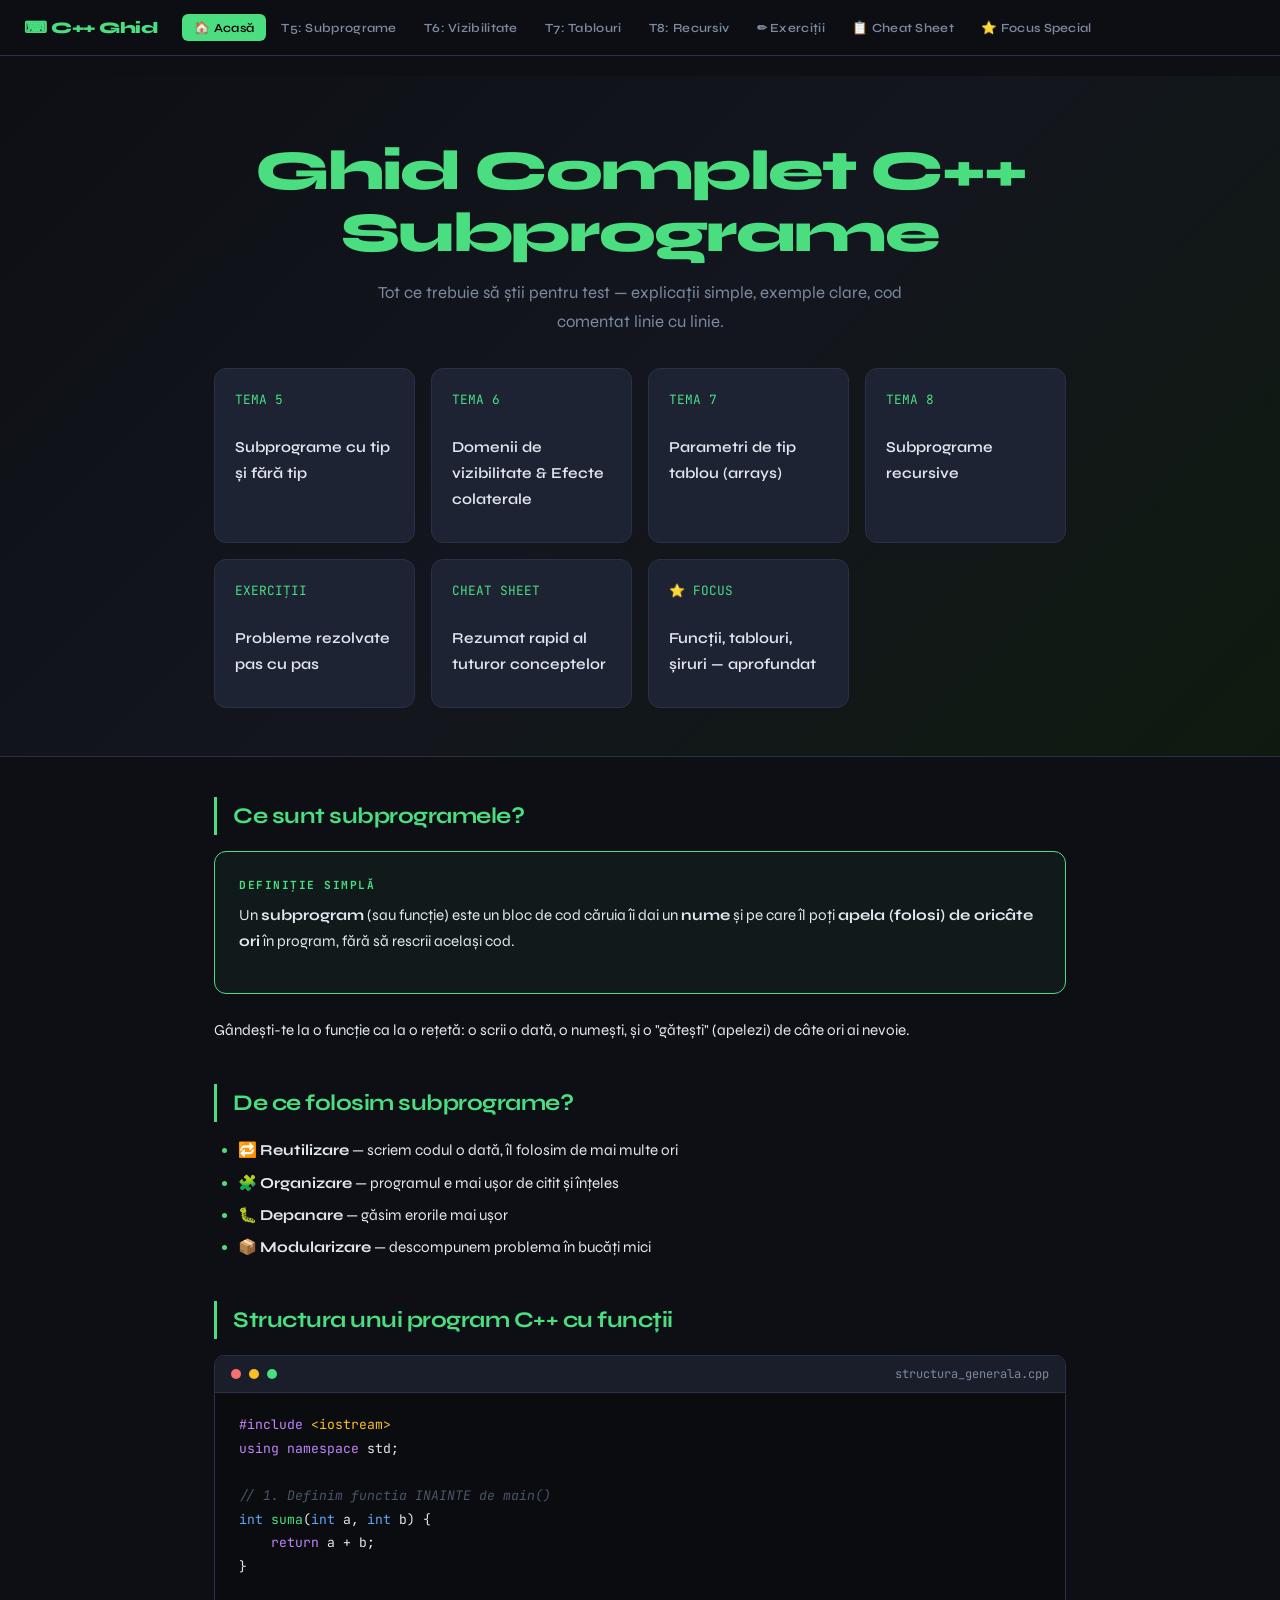
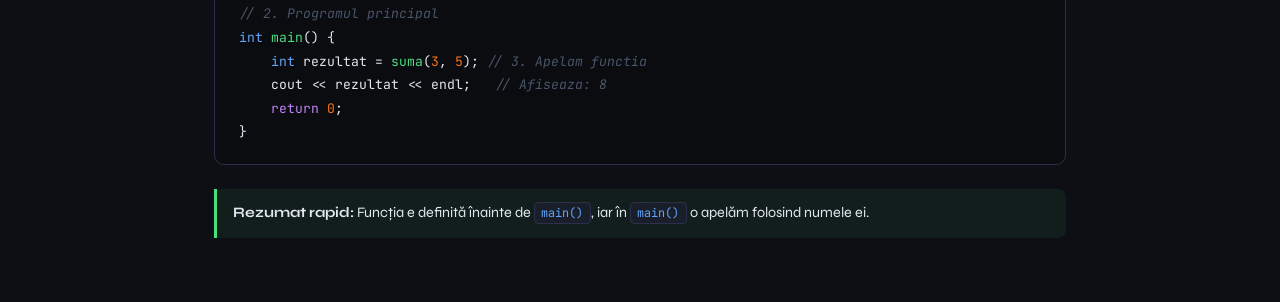
<file: LOLOLOL.html>
<!DOCTYPE html>
<html lang="ro">
<head>
<meta charset="UTF-8">
<meta name="viewport" content="width=device-width, initial-scale=1.0">
<title>Ghid Complet C++ — Subprograme</title>
<link href="https://fonts.googleapis.com/css2?family=JetBrains+Mono:wght@400;700&family=Syne:wght@400;600;800&display=swap" rel="stylesheet">
<style>
  :root {
    --bg: #0d0f14;
    --bg2: #13161e;
    --bg3: #1a1e2a;
    --card: #1e2333;
    --border: #2a3048;
    --green: #4ade80;
    --green2: #22c55e;
    --blue: #60a5fa;
    --yellow: #fbbf24;
    --red: #f87171;
    --purple: #c084fc;
    --text: #e2e8f0;
    --muted: #7c8aa0;
    --code-bg: #0a0c10;
    --accent: #4ade80;
  }

  * { box-sizing: border-box; margin: 0; padding: 0; }

  body {
    background: var(--bg);
    color: var(--text);
    font-family: 'Syne', sans-serif;
    line-height: 1.7;
    min-height: 100vh;
  }

  /* NAV */
  nav {
    position: fixed; top: 0; left: 0; right: 0; z-index: 100;
    background: rgba(13,15,20,0.95);
    backdrop-filter: blur(12px);
    border-bottom: 1px solid var(--border);
    padding: 0 1.5rem;
    display: flex; align-items: center; gap: 0; height: 56px;
    overflow-x: auto;
  }
  .nav-brand {
    font-weight: 800; font-size: 1rem;
    color: var(--green);
    white-space: nowrap; margin-right: 1.5rem;
    letter-spacing: -0.5px;
  }
  .nav-links { display: flex; gap: 0.2rem; flex-shrink: 0; }
  .nav-btn {
    background: none; border: none; cursor: pointer;
    color: var(--muted); font-family: 'Syne', sans-serif;
    font-size: 0.78rem; font-weight: 600;
    padding: 0.4rem 0.75rem; border-radius: 6px;
    white-space: nowrap; transition: all 0.15s;
    letter-spacing: 0.3px;
  }
  .nav-btn:hover { background: var(--bg3); color: var(--text); }
  .nav-btn.active { background: var(--green); color: #000; }

  /* SECTIONS */
  .section { display: none; padding: 76px 0 3rem; min-height: 100vh; }
  .section.active { display: block; }

  .container { max-width: 900px; margin: 0 auto; padding: 0 1.5rem; }

  /* HERO */
  .hero {
    background: linear-gradient(135deg, #0d0f14 0%, #13161e 50%, #0f1a0f 100%);
    padding: 4rem 0 3rem;
    border-bottom: 1px solid var(--border);
    text-align: center;
  }
  .hero h1 {
    font-size: clamp(2rem, 5vw, 3.5rem); font-weight: 800;
    line-height: 1.1; letter-spacing: -2px;
    color: var(--green);
    margin-bottom: 1rem;
  }
  .hero p { color: var(--muted); font-size: 1.05rem; max-width: 600px; margin: 0 auto 2rem; }
  .topic-grid {
    display: grid; grid-template-columns: repeat(auto-fit, minmax(200px, 1fr));
    gap: 1rem; margin-top: 2rem;
  }
  .topic-card {
    background: var(--card); border: 1px solid var(--border);
    border-radius: 12px; padding: 1.25rem;
    cursor: pointer; transition: all 0.2s; text-align: left;
  }
  .topic-card:hover { border-color: var(--green); transform: translateY(-2px); }
  .topic-card .num { font-family: 'JetBrains Mono', monospace; color: var(--green); font-size: 0.8rem; margin-bottom: 0.4rem; }
  .topic-card h3 { font-size: 0.95rem; font-weight: 600; color: var(--text); }

  /* CONTENT STYLES */
  .page-header {
    padding: 2.5rem 0 1.5rem;
    border-bottom: 1px solid var(--border); margin-bottom: 2.5rem;
  }
  .page-header .tag {
    font-family: 'JetBrains Mono', monospace;
    font-size: 0.75rem; color: var(--green);
    letter-spacing: 2px; text-transform: uppercase; margin-bottom: 0.5rem;
    display: block;
  }
  .page-header h1 { font-size: 2rem; font-weight: 800; letter-spacing: -1px; }

  h2 {
    font-size: 1.4rem; font-weight: 700; letter-spacing: -0.5px;
    color: var(--green); margin: 2.5rem 0 1rem;
    padding-left: 1rem; border-left: 3px solid var(--green);
  }
  h3 { font-size: 1.1rem; font-weight: 700; color: var(--blue); margin: 1.5rem 0 0.6rem; }
  h4 { font-size: 0.95rem; font-weight: 700; color: var(--yellow); margin: 1rem 0 0.4rem; }

  p { color: var(--text); margin-bottom: 0.9rem; font-size: 0.95rem; }

  .card {
    background: var(--card); border: 1px solid var(--border);
    border-radius: 12px; padding: 1.5rem; margin-bottom: 1.5rem;
  }
  .card-green { border-color: var(--green); background: rgba(74,222,128,0.05); }
  .card-blue  { border-color: var(--blue);  background: rgba(96,165,250,0.05); }
  .card-yellow{ border-color: var(--yellow); background: rgba(251,191,36,0.05); }
  .card-red   { border-color: var(--red);    background: rgba(248,113,113,0.05); }
  .card-purple{ border-color: var(--purple); background: rgba(192,132,252,0.05); }

  .tip-label {
    font-family: 'JetBrains Mono', monospace; font-size: 0.7rem;
    font-weight: 700; letter-spacing: 1.5px; text-transform: uppercase;
    margin-bottom: 0.5rem; display: block;
  }
  .tip-green  .tip-label { color: var(--green); }
  .tip-blue   .tip-label { color: var(--blue); }
  .tip-yellow .tip-label { color: var(--yellow); }
  .tip-red    .tip-label { color: var(--red); }
  .tip-purple .tip-label { color: var(--purple); }

  /* CODE BLOCKS */
  .code-block {
    background: var(--code-bg); border: 1px solid var(--border);
    border-radius: 10px; overflow: hidden; margin: 1rem 0 1.5rem;
  }
  .code-header {
    background: var(--bg3); padding: 0.5rem 1rem;
    display: flex; align-items: center; gap: 0.5rem;
    border-bottom: 1px solid var(--border);
  }
  .code-dot { width: 10px; height: 10px; border-radius: 50%; }
  .code-title { font-family: 'JetBrains Mono', monospace; font-size: 0.75rem; color: var(--muted); margin-left: auto; }
  pre {
    padding: 1.25rem 1.5rem; overflow-x: auto;
    font-family: 'JetBrains Mono', monospace;
    font-size: 0.82rem; line-height: 1.8;
  }
  .kw  { color: #c084fc; } /* keywords */
  .tp  { color: #60a5fa; } /* types */
  .fn  { color: #4ade80; } /* function names */
  .cm  { color: #4a5568; font-style: italic; } /* comments */
  .st  { color: #fbbf24; } /* strings */
  .nm  { color: #f97316; } /* numbers */
  .op  { color: #e2e8f0; } /* operators */

  /* EXPLAINED CODE */
  .explained-code {
    background: var(--code-bg); border: 1px solid var(--border);
    border-radius: 10px; overflow: hidden; margin: 1rem 0 1.5rem;
  }
  .code-line {
    display: grid; grid-template-columns: auto 1fr auto;
    align-items: start; gap: 0; border-bottom: 1px solid rgba(42,48,72,0.4);
    transition: background 0.15s;
  }
  .code-line:last-child { border-bottom: none; }
  .code-line:hover { background: rgba(74,222,128,0.04); }
  .line-num {
    font-family: 'JetBrains Mono', monospace; font-size: 0.75rem;
    color: #2a3048; padding: 0.4rem 0.75rem; user-select: none;
    min-width: 2.5rem; text-align: right;
  }
  .line-code {
    font-family: 'JetBrains Mono', monospace; font-size: 0.8rem;
    padding: 0.4rem 0.75rem; white-space: pre;
  }
  .line-explain {
    font-size: 0.76rem; color: var(--green);
    padding: 0.4rem 1rem; font-style: italic;
    border-left: 1px solid var(--border);
    min-width: 220px; max-width: 280px;
  }

  /* LISTS */
  ul, ol { padding-left: 1.5rem; margin-bottom: 1rem; }
  li { margin-bottom: 0.4rem; font-size: 0.95rem; color: var(--text); }
  ul li::marker { color: var(--green); }

  /* COMPARISON TABLE */
  table {
    width: 100%; border-collapse: collapse; margin: 1rem 0 1.5rem;
    font-size: 0.88rem; border-radius: 10px; overflow: hidden;
  }
  th {
    background: var(--bg3); padding: 0.75rem 1rem;
    text-align: left; font-weight: 700;
    border-bottom: 2px solid var(--border); color: var(--green);
  }
  td { padding: 0.65rem 1rem; border-bottom: 1px solid var(--border); }
  tr:last-child td { border-bottom: none; }
  tr:nth-child(even) td { background: rgba(30,35,51,0.4); }
  td:first-child { font-family: 'JetBrains Mono', monospace; font-size: 0.8rem; color: var(--blue); }

  /* EXERCISE */
  .exercise {
    background: var(--card); border: 1px solid var(--border);
    border-radius: 12px; overflow: hidden; margin-bottom: 2rem;
  }
  .exercise-header {
    background: var(--bg3); padding: 1rem 1.5rem;
    display: flex; justify-content: space-between; align-items: center;
    border-bottom: 1px solid var(--border);
  }
  .ex-num { font-family: 'JetBrains Mono', monospace; color: var(--green); font-weight: 700; font-size: 0.85rem; }
  .ex-title { font-weight: 700; font-size: 1rem; }
  .exercise-body { padding: 1.5rem; }
  .steps { counter-reset: step; }
  .step { counter-increment: step; margin-bottom: 1.2rem; padding-left: 2.5rem; position: relative; }
  .step::before {
    content: counter(step);
    position: absolute; left: 0; top: 0;
    width: 1.8rem; height: 1.8rem;
    background: var(--green); color: #000;
    border-radius: 50%; display: flex; align-items: center; justify-content: center;
    font-weight: 800; font-size: 0.75rem; font-family: 'JetBrains Mono', monospace;
  }

  /* CHEAT SHEET */
  .cheat-grid {
    display: grid; grid-template-columns: repeat(auto-fit, minmax(280px, 1fr));
    gap: 1rem; margin-bottom: 1.5rem;
  }
  .cheat-card {
    background: var(--card); border: 1px solid var(--border);
    border-radius: 10px; padding: 1.25rem;
  }
  .cheat-card h4 {
    color: var(--green); font-size: 0.85rem; margin-bottom: 0.75rem;
    letter-spacing: 1px; text-transform: uppercase;
  }
  .cheat-card code {
    display: block; font-family: 'JetBrains Mono', monospace;
    font-size: 0.78rem; color: var(--blue);
    background: var(--code-bg); padding: 0.4rem 0.6rem;
    border-radius: 5px; margin-bottom: 0.3rem;
  }
  .cheat-card p { font-size: 0.82rem; color: var(--muted); margin: 0.2rem 0; }

  /* BADGE */
  .badge {
    display: inline-block; padding: 0.2rem 0.6rem;
    border-radius: 20px; font-size: 0.72rem; font-weight: 700;
    font-family: 'JetBrains Mono', monospace;
  }
  .badge-green { background: rgba(74,222,128,0.15); color: var(--green); }
  .badge-red   { background: rgba(248,113,113,0.15); color: var(--red); }
  .badge-blue  { background: rgba(96,165,250,0.15); color: var(--blue); }
  .badge-yellow{ background: rgba(251,191,36,0.15); color: var(--yellow); }

  /* DIVIDER */
  hr { border: none; border-top: 1px solid var(--border); margin: 2rem 0; }

  /* INLINE CODE */
  code {
    font-family: 'JetBrains Mono', monospace; font-size: 0.82em;
    background: var(--bg3); padding: 0.15rem 0.4rem; border-radius: 4px;
    color: var(--blue); border: 1px solid var(--border);
  }

  /* SCROLL */
  ::-webkit-scrollbar { width: 5px; height: 5px; }
  ::-webkit-scrollbar-track { background: var(--bg); }
  ::-webkit-scrollbar-thumb { background: var(--border); border-radius: 10px; }

  /* NOTE BOX */
  .note {
    border-left: 3px solid; padding: 0.75rem 1rem; border-radius: 0 8px 8px 0;
    margin: 1rem 0; font-size: 0.9rem;
  }
  .note-green { border-color: var(--green); background: rgba(74,222,128,0.07); }
  .note-yellow{ border-color: var(--yellow); background: rgba(251,191,36,0.07); }
  .note-red   { border-color: var(--red); background: rgba(248,113,113,0.07); }
  .note-blue  { border-color: var(--blue); background: rgba(96,165,250,0.07); }

  /* SYNTAX BOX */
  .syntax-box {
    background: var(--code-bg); border: 2px dashed var(--green);
    border-radius: 10px; padding: 1.25rem;
    font-family: 'JetBrains Mono', monospace; font-size: 0.83rem;
    line-height: 2; margin: 1rem 0;
  }
  .syntax-ph { color: var(--yellow); font-style: italic; }

  @media(max-width: 700px) {
    .code-line { grid-template-columns: auto 1fr; }
    .line-explain { display: none; }
    .line-explain.show { display: block; grid-column: 1/-1; border-left: none; border-top: 1px solid var(--border); }
    table { font-size: 0.78rem; }
    th, td { padding: 0.5rem 0.6rem; }
  }
</style>
</head>
<body>

<!-- NAVIGATION -->
<nav>
  <span class="nav-brand">⌨ C++ Ghid</span>
  <div class="nav-links">
    <button class="nav-btn active" onclick="showSection('home')">🏠 Acasă</button>
    <button class="nav-btn" onclick="showSection('tema5')">T5: Subprograme</button>
    <button class="nav-btn" onclick="showSection('tema6')">T6: Vizibilitate</button>
    <button class="nav-btn" onclick="showSection('tema7')">T7: Tablouri</button>
    <button class="nav-btn" onclick="showSection('tema8')">T8: Recursiv</button>
    <button class="nav-btn" onclick="showSection('exercitii')">✏ Exerciții</button>
    <button class="nav-btn" onclick="showSection('cheatsheet')">📋 Cheat Sheet</button>
    <button class="nav-btn" onclick="showSection('special')">⭐ Focus Special</button>
  </div>
</nav>

<!-- ================================================================ -->
<!-- HOME -->
<!-- ================================================================ -->
<section id="home" class="section active">
  <div class="hero">
    <div class="container">
      <h1>Ghid Complet C++<br>Subprograme</h1>
      <p>Tot ce trebuie să știi pentru test — explicații simple, exemple clare, cod comentat linie cu linie.</p>
      <div class="topic-grid">
        <div class="topic-card" onclick="showSection('tema5')">
          <div class="num">TEMA 5</div>
          <h3>Subprograme cu tip și fără tip</h3>
        </div>
        <div class="topic-card" onclick="showSection('tema6')">
          <div class="num">TEMA 6</div>
          <h3>Domenii de vizibilitate &amp; Efecte colaterale</h3>
        </div>
        <div class="topic-card" onclick="showSection('tema7')">
          <div class="num">TEMA 7</div>
          <h3>Parametri de tip tablou (arrays)</h3>
        </div>
        <div class="topic-card" onclick="showSection('tema8')">
          <div class="num">TEMA 8</div>
          <h3>Subprograme recursive</h3>
        </div>
        <div class="topic-card" onclick="showSection('exercitii')">
          <div class="num">EXERCIȚII</div>
          <h3>Probleme rezolvate pas cu pas</h3>
        </div>
        <div class="topic-card" onclick="showSection('cheatsheet')">
          <div class="num">CHEAT SHEET</div>
          <h3>Rezumat rapid al tuturor conceptelor</h3>
        </div>
        <div class="topic-card" onclick="showSection('special')">
          <div class="num">⭐ FOCUS</div>
          <h3>Funcții, tablouri, șiruri — aprofundat</h3>
        </div>
      </div>
    </div>
  </div>
  <div class="container">
    <h2>Ce sunt subprogramele?</h2>
    <div class="card card-green">
      <span class="tip-label tip-green" style="color:var(--green)">DEFINIȚIE SIMPLĂ</span>
      <p>Un <strong>subprogram</strong> (sau funcție) este un bloc de cod căruia îi dai un <strong>nume</strong> și pe care îl poți <strong>apela (folosi) de oricâte ori</strong> în program, fără să rescrii același cod.</p>
    </div>
    <p>Gândești-te la o funcție ca la o rețetă: o scrii o dată, o numești, și o "gătești" (apelezi) de câte ori ai nevoie.</p>
    <h2>De ce folosim subprograme?</h2>
    <ul>
      <li>🔁 <strong>Reutilizare</strong> — scriem codul o dată, îl folosim de mai multe ori</li>
      <li>🧩 <strong>Organizare</strong> — programul e mai ușor de citit și înțeles</li>
      <li>🐛 <strong>Depanare</strong> — găsim erorile mai ușor</li>
      <li>📦 <strong>Modularizare</strong> — descompunem problema în bucăți mici</li>
    </ul>
    <h2>Structura unui program C++ cu funcții</h2>
    <div class="code-block">
      <div class="code-header">
        <div class="code-dot" style="background:#f87171"></div>
        <div class="code-dot" style="background:#fbbf24"></div>
        <div class="code-dot" style="background:#4ade80"></div>
        <span class="code-title">structura_generala.cpp</span>
      </div>
      <pre><span class="kw">#include</span> <span class="st">&lt;iostream&gt;</span>
<span class="kw">using namespace</span> std;

<span class="cm">// 1. Definim functia INAINTE de main()</span>
<span class="tp">int</span> <span class="fn">suma</span>(<span class="tp">int</span> a, <span class="tp">int</span> b) {
    <span class="kw">return</span> a + b;
}

<span class="cm">// 2. Programul principal</span>
<span class="tp">int</span> <span class="fn">main</span>() {
    <span class="tp">int</span> rezultat = <span class="fn">suma</span>(<span class="nm">3</span>, <span class="nm">5</span>); <span class="cm">// 3. Apelam functia</span>
    cout &lt;&lt; rezultat &lt;&lt; endl;   <span class="cm">// Afiseaza: 8</span>
    <span class="kw">return</span> <span class="nm">0</span>;
}</pre>
    </div>
    <div class="note note-green">
      <strong>Rezumat rapid:</strong> Funcția e definită înainte de <code>main()</code>, iar în <code>main()</code> o apelăm folosind numele ei.
    </div>
  </div>
</section>

<!-- ================================================================ -->
<!-- TEMA 5: SUBPROGRAME CU TIP SI FARA TIP -->
<!-- ================================================================ -->
<section id="tema5" class="section">
  <div class="container">
    <div class="page-header">
      <span class="tag">Tema 5</span>
      <h1>Subprograme cu tip și fără tip</h1>
    </div>

    <h2>1. Cele două tipuri de funcții</h2>
    <table>
      <tr>
        <th>Caracteristică</th>
        <th>Cu tip (returnează valoare)</th>
        <th>Fără tip — void</th>
      </tr>
      <tr>
        <td>Sintaxă antet</td>
        <td><code>int/float/... numeF(...)</code></td>
        <td><code>void numeF(...)</code></td>
      </tr>
      <tr>
        <td>Returnează ceva?</td>
        <td>✅ Da — folosim <code>return</code></td>
        <td>❌ Nu returnează valoare</td>
      </tr>
      <tr>
        <td>Cum se apelează</td>
        <td><code>x = numeF(...);</code> sau în expresii</td>
        <td><code>numeF(...);</code> — linie separată</td>
      </tr>
      <tr>
        <td>Când o folosim</td>
        <td>Când avem nevoie de un rezultat calculat</td>
        <td>Când facem afișare, citire, modificări</td>
      </tr>
    </table>

    <h2>2. Funcție CU tip — sintaxă completă</h2>
    <div class="syntax-box">
      <span class="kw">tip_returnat</span> <span class="fn">nume_functie</span>(<span class="syntax-ph">tip param1, tip param2, ...</span>) {<br>
      &nbsp;&nbsp;&nbsp;&nbsp;<span class="syntax-ph">// variabile locale si calcule</span><br>
      &nbsp;&nbsp;&nbsp;&nbsp;<span class="kw">return</span> <span class="syntax-ph">rezultat</span>;<br>
      }
    </div>
    <p>Fiecare parte a acestei sintaxe are un rol:</p>
    <ul>
      <li><strong>tip_returnat</strong> — ce tip de valoare întoarce funcția: <code>int</code>, <code>float</code>, <code>double</code>, <code>char</code>, <code>bool</code></li>
      <li><strong>nume_functie</strong> — numele cu care o apelăm (ex: <code>suma</code>, <code>maxim</code>, <code>cmmdc</code>)</li>
      <li><strong>parametri</strong> — datele de intrare (pot lipsi)</li>
      <li><strong>return</strong> — trimite rezultatul înapoi la apelant</li>
    </ul>

    <h3>Exemplu 1: Maximul a două numere</h3>
    <div class="explained-code">
      <div class="code-header" style="background:var(--bg3);padding:0.5rem 1rem;border-bottom:1px solid var(--border);display:flex;align-items:center;gap:0.5rem;">
        <div class="code-dot" style="background:#f87171"></div>
        <div class="code-dot" style="background:#fbbf24"></div>
        <div class="code-dot" style="background:#4ade80"></div>
        <span class="code-title">maxim.cpp</span>
      </div>
      <div class="code-line">
        <span class="line-num">1</span>
        <span class="line-code"><span class="kw">#include</span> <span class="st">&lt;iostream&gt;</span></span>
        <span class="line-explain">Include biblioteca de intrare/ieșire</span>
      </div>
      <div class="code-line">
        <span class="line-num">2</span>
        <span class="line-code"><span class="kw">using namespace</span> std;</span>
        <span class="line-explain">Folosim spațiul de nume standard</span>
      </div>
      <div class="code-line">
        <span class="line-num">3</span>
        <span class="line-code"></span>
        <span class="line-explain"></span>
      </div>
      <div class="code-line">
        <span class="line-num">4</span>
        <span class="line-code"><span class="tp">int</span> <span class="fn">maxim</span>(<span class="tp">int</span> a, <span class="tp">int</span> b) {</span>
        <span class="line-explain">Funcție care returnează int, primește 2 int-uri</span>
      </div>
      <div class="code-line">
        <span class="line-num">5</span>
        <span class="line-code">    <span class="kw">if</span> (a &gt; b)</span>
        <span class="line-explain">Verificăm dacă a este mai mare</span>
      </div>
      <div class="code-line">
        <span class="line-num">6</span>
        <span class="line-code">        <span class="kw">return</span> a;</span>
        <span class="line-explain">Dacă da, returnăm a</span>
      </div>
      <div class="code-line">
        <span class="line-num">7</span>
        <span class="line-code">    <span class="kw">else</span></span>
        <span class="line-explain">Altfel...</span>
      </div>
      <div class="code-line">
        <span class="line-num">8</span>
        <span class="line-code">        <span class="kw">return</span> b;</span>
        <span class="line-explain">...returnăm b (b este mai mare sau egal)</span>
      </div>
      <div class="code-line">
        <span class="line-num">9</span>
        <span class="line-code">}</span>
        <span class="line-explain">Sfârșitul funcției maxim</span>
      </div>
      <div class="code-line">
        <span class="line-num">10</span>
        <span class="line-code"></span>
        <span class="line-explain"></span>
      </div>
      <div class="code-line">
        <span class="line-num">11</span>
        <span class="line-code"><span class="tp">int</span> <span class="fn">main</span>() {</span>
        <span class="line-explain">Funcția principală a programului</span>
      </div>
      <div class="code-line">
        <span class="line-num">12</span>
        <span class="line-code">    <span class="tp">int</span> x, y;</span>
        <span class="line-explain">Declarăm variabilele locale</span>
      </div>
      <div class="code-line">
        <span class="line-num">13</span>
        <span class="line-code">    cout &lt;&lt; <span class="st">"Dati 2 numere: "</span>; cin &gt;&gt; x &gt;&gt; y;</span>
        <span class="line-explain">Citim cele două numere</span>
      </div>
      <div class="code-line">
        <span class="line-num">14</span>
        <span class="line-code">    cout &lt;&lt; <span class="st">"Maxim: "</span> &lt;&lt; <span class="fn">maxim</span>(x, y);</span>
        <span class="line-explain">Apelăm funcția maxim cu x și y</span>
      </div>
      <div class="code-line">
        <span class="line-num">15</span>
        <span class="line-code">    <span class="kw">return</span> <span class="nm">0</span>;</span>
        <span class="line-explain">Program terminat cu succes</span>
      </div>
      <div class="code-line">
        <span class="line-num">16</span>
        <span class="line-code">}</span>
        <span class="line-explain">Sfârșitul funcției main</span>
      </div>
    </div>

    <h2>3. Funcție FĂRĂ tip (void) — sintaxă</h2>
    <div class="syntax-box">
      <span class="kw">void</span> <span class="fn">nume_functie</span>(<span class="syntax-ph">tip param1, tip param2, ...</span>) {<br>
      &nbsp;&nbsp;&nbsp;&nbsp;<span class="syntax-ph">// instructiuni — afisare, citire, modificari</span><br>
      &nbsp;&nbsp;&nbsp;&nbsp;<span class="cm">// Nu avem return cu valoare!</span><br>
      }
    </div>

    <h3>Exemplu 2: Funcție void care afișează un triunghi de stele</h3>
    <div class="explained-code">
      <div class="code-header" style="background:var(--bg3);padding:0.5rem 1rem;border-bottom:1px solid var(--border);display:flex;align-items:center;gap:0.5rem;">
        <div class="code-dot" style="background:#f87171"></div>
        <div class="code-dot" style="background:#fbbf24"></div>
        <div class="code-dot" style="background:#4ade80"></div>
        <span class="code-title">triunghi.cpp</span>
      </div>
      <div class="code-line">
        <span class="line-num">1</span>
        <span class="line-code"><span class="kw">void</span> <span class="fn">triunghi</span>(<span class="tp">int</span> n) {</span>
        <span class="line-explain">void = nu returnează nimic; n = înălțimea</span>
      </div>
      <div class="code-line">
        <span class="line-num">2</span>
        <span class="line-code">    <span class="kw">for</span> (<span class="tp">int</span> i = <span class="nm">1</span>; i &lt;= n; i++) {</span>
        <span class="line-explain">Bucla pe fiecare linie (1, 2, ..., n)</span>
      </div>
      <div class="code-line">
        <span class="line-num">3</span>
        <span class="line-code">        <span class="kw">for</span> (<span class="tp">int</span> j = <span class="nm">1</span>; j &lt;= i; j++)</span>
        <span class="line-explain">Pe linia i, afișăm i stele</span>
      </div>
      <div class="code-line">
        <span class="line-num">4</span>
        <span class="line-code">            cout &lt;&lt; <span class="st">"*"</span>;</span>
        <span class="line-explain">Afișăm o stea</span>
      </div>
      <div class="code-line">
        <span class="line-num">5</span>
        <span class="line-code">        cout &lt;&lt; endl;</span>
        <span class="line-explain">Trecem la linia următoare</span>
      </div>
      <div class="code-line">
        <span class="line-num">6</span>
        <span class="line-code">    }</span>
        <span class="line-explain">Sfârșitul buclei exterioare</span>
      </div>
      <div class="code-line">
        <span class="line-num">7</span>
        <span class="line-code">}</span>
        <span class="line-explain">Fără return — funcție void</span>
      </div>
      <div class="code-line">
        <span class="line-num">8</span>
        <span class="line-code"><span class="tp">int</span> <span class="fn">main</span>() {</span>
        <span class="line-explain"></span>
      </div>
      <div class="code-line">
        <span class="line-num">9</span>
        <span class="line-code">    <span class="fn">triunghi</span>(<span class="nm">4</span>); <span class="cm">// apelam</span></span>
        <span class="line-explain">Apelăm — va afișa triunghi cu 4 linii</span>
      </div>
      <div class="code-line">
        <span class="line-num">10</span>
        <span class="line-code">    <span class="kw">return</span> <span class="nm">0</span>;</span>
        <span class="line-explain"></span>
      </div>
      <div class="code-line">
        <span class="line-num">11</span>
        <span class="line-code">}</span>
        <span class="line-explain">Rezultat: * / ** / *** / ****</span>
      </div>
    </div>

    <h2>4. Parametri formali vs Parametri actuali</h2>
    <div class="card card-blue">
      <span class="tip-label tip-blue">DIFERENȚA ESENȚIALĂ</span>
      <p><strong>Parametri formali</strong> = variabilele din antetul funcției (placeholdere)</p>
      <p><strong>Parametri actuali</strong> = valorile reale pe care le trimitem la apel</p>
    </div>
    <div class="code-block">
      <pre><span class="cm">// a si b sunt PARAMETRI FORMALI (placeholdere)</span>
<span class="tp">int</span> <span class="fn">suma</span>(<span class="tp">int</span> a, <span class="tp">int</span> b) {
    <span class="kw">return</span> a + b;
}

<span class="tp">int</span> <span class="fn">main</span>() {
    <span class="tp">int</span> x = <span class="nm">5</span>, y = <span class="nm">3</span>;
    <span class="cm">// x si y sunt PARAMETRI ACTUALI (valorile reale)</span>
    cout &lt;&lt; <span class="fn">suma</span>(x, y);    <span class="cm">// a=5, b=3 → returnează 8</span>
    cout &lt;&lt; <span class="fn">suma</span>(<span class="nm">10</span>, <span class="nm">20</span>); <span class="cm">// a=10, b=20 → returnează 30</span>
}</pre>
    </div>

    <h2>5. Transmiterea prin valoare vs prin referință</h2>
    <div class="card">
      <div style="display:grid;grid-template-columns:1fr 1fr;gap:1rem">
        <div>
          <h4>Prin VALOARE (normal)</h4>
          <p>Funcția primește o <em>copie</em> a valorii. Modificările din funcție <strong>nu afectează</strong> variabila originală.</p>
          <div class="code-block" style="margin:0">
            <pre><span class="tp">void</span> <span class="fn">f</span>(<span class="tp">int</span> x) {
    x = <span class="nm">100</span>; <span class="cm">// schimba copia</span>
}
<span class="tp">int</span> a = <span class="nm">5</span>;
<span class="fn">f</span>(a);
<span class="cm">// a ramane 5!</span></pre>
          </div>
        </div>
        <div>
          <h4>Prin REFERINȚĂ (<code>&amp;</code>)</h4>
          <p>Funcția primește <em>adresa</em> variabilei. Modificările <strong>afectează</strong> variabila originală.</p>
          <div class="code-block" style="margin:0">
            <pre><span class="tp">void</span> <span class="fn">f</span>(<span class="tp">int</span> <span class="kw">&amp;</span>x) {
    x = <span class="nm">100</span>; <span class="cm">// schimba original</span>
}
<span class="tp">int</span> a = <span class="nm">5</span>;
<span class="fn">f</span>(a);
<span class="cm">// a devine 100!</span></pre>
          </div>
        </div>
      </div>
    </div>

    <h3>Exemplu clasic: Schimbarea a două variabile (swap)</h3>
    <div class="code-block">
      <pre><span class="cm">// GRESIT - prin valoare (nu functioneaza)</span>
<span class="tp">void</span> <span class="fn">schimba_gresit</span>(<span class="tp">int</span> a, <span class="tp">int</span> b) {
    <span class="tp">int</span> temp = a; a = b; b = temp; <span class="cm">// se modifica doar copiile!</span>
}

<span class="cm">// CORECT - prin referinta</span>
<span class="tp">void</span> <span class="fn">schimba</span>(<span class="tp">int</span> <span class="kw">&amp;</span>a, <span class="tp">int</span> <span class="kw">&amp;</span>b) {
    <span class="tp">int</span> temp = a; <span class="cm">// salvam valoarea lui a</span>
    a = b;        <span class="cm">// a primeste valoarea lui b</span>
    b = temp;     <span class="cm">// b primeste valoarea veche a lui a</span>
}

<span class="tp">int</span> <span class="fn">main</span>() {
    <span class="tp">int</span> x = <span class="nm">7</span>, y = <span class="nm">1</span>;
    cout &lt;&lt; x &lt;&lt; <span class="st">" "</span> &lt;&lt; y &lt;&lt; endl; <span class="cm">// 7 1</span>
    <span class="fn">schimba</span>(x, y);
    cout &lt;&lt; x &lt;&lt; <span class="st">" "</span> &lt;&lt; y &lt;&lt; endl; <span class="cm">// 1 7</span>
}</pre>
    </div>

    <h2>6. Declarații anticipate (prototipuri)</h2>
    <p>Dacă vrei să definești funcția DUPĂ <code>main()</code>, trebuie să declari prototipul înainte:</p>
    <div class="code-block">
      <pre><span class="kw">#include</span> <span class="st">&lt;iostream&gt;</span>
<span class="kw">using namespace</span> std;

<span class="tp">int</span> <span class="fn">suma</span>(<span class="tp">int</span>, <span class="tp">int</span>); <span class="cm">// PROTOTIP - anuntam compilatorul</span>

<span class="tp">int</span> <span class="fn">main</span>() {
    cout &lt;&lt; <span class="fn">suma</span>(<span class="nm">3</span>, <span class="nm">4</span>); <span class="cm">// putem folosi functia</span>
    <span class="kw">return</span> <span class="nm">0</span>;
}

<span class="cm">// Definim functia dupa main</span>
<span class="tp">int</span> <span class="fn">suma</span>(<span class="tp">int</span> a, <span class="tp">int</span> b) {
    <span class="kw">return</span> a + b;
}</pre>
    </div>

    <div class="card card-red">
      <span class="tip-label tip-red">GREȘELI FRECVENTE</span>
      <ul>
        <li>❌ Uiți <code>return</code> la o funcție cu tip</li>
        <li>❌ Folosești <code>return valoare;</code> într-o funcție <code>void</code></li>
        <li>❌ Numărul de parametri la apel ≠ numărul de parametri formali</li>
        <li>❌ Tipurile parametrilor nu corespund</li>
        <li>❌ Folosești variabile locale în afara funcției unde au fost declarate</li>
      </ul>
    </div>
  </div>
</section>

<!-- ================================================================ -->
<!-- TEMA 6: DOMENII DE VIZIBILITATE -->
<!-- ================================================================ -->
<section id="tema6" class="section">
  <div class="container">
    <div class="page-header">
      <span class="tag">Tema 6</span>
      <h1>Domenii de vizibilitate &amp; Efecte colaterale</h1>
    </div>

    <h2>1. Cele trei tipuri de variabile</h2>
    <table>
      <tr>
        <th>Tip</th>
        <th>Unde se declară</th>
        <th>Unde e vizibilă</th>
        <th>Durată în memorie</th>
      </tr>
      <tr>
        <td>Globală</td>
        <td>În afara oricărei funcții</td>
        <td>Tot programul</td>
        <td>Toată execuția programului</td>
      </tr>
      <tr>
        <td>Locală</td>
        <td>Înăuntrul unei funcții</td>
        <td>Doar în funcția respectivă</td>
        <td>Doar cât durează execuția funcției</td>
      </tr>
      <tr>
        <td>Parametru formal</td>
        <td>În antetul funcției</td>
        <td>Doar în corpul funcției</td>
        <td>Doar cât durează execuția funcției</td>
      </tr>
    </table>

    <h3>Exemplu vizual</h3>
    <div class="code-block">
      <pre><span class="kw">#include</span> <span class="st">&lt;iostream&gt;</span>
<span class="kw">using namespace</span> std;

<span class="tp">int</span> global = <span class="nm">10</span>; <span class="cm">// ← VARIABILA GLOBALA: vizibila peste tot</span>

<span class="tp">void</span> <span class="fn">functie</span>(<span class="tp">int</span> param) { <span class="cm">// param = parametru formal</span>
    <span class="tp">int</span> locala = <span class="nm">5</span>;   <span class="cm">// ← VARIABILA LOCALA: vizibila doar in functie()</span>
    cout &lt;&lt; global;  <span class="cm">// OK - variabila globala e vizibila</span>
    cout &lt;&lt; locala;  <span class="cm">// OK - suntem in functie()</span>
    cout &lt;&lt; param;   <span class="cm">// OK - parametru vizibil in corpul functiei</span>
}

<span class="tp">int</span> <span class="fn">main</span>() {
    cout &lt;&lt; global;  <span class="cm">// OK</span>
    <span class="cm">// cout &lt;&lt; locala;  // EROARE! locala nu exista in main()</span>
    <span class="fn">functie</span>(<span class="nm">3</span>);
    <span class="kw">return</span> <span class="nm">0</span>;
}</pre>
    </div>

    <h2>2. Variabile globale — avantaje și pericole</h2>
    <div class="card card-green">
      <span class="tip-label tip-green">AVANTAJ: Comunicare simplă</span>
      <p>Variabilele globale pot fi accesate și modificate din orice funcție, fără a le pasa ca parametri.</p>
    </div>
    <div class="card card-red">
      <span class="tip-label tip-red">PERICOL: Efecte colaterale</span>
      <p>Un <strong>efect colateral</strong> = o funcție modifică o variabilă globală sau un parametru prin referință în mod neașteptat.</p>
    </div>

    <h3>Exemplu de efect colateral — cum funcțiile se "influențează"</h3>
    <div class="code-block">
      <pre><span class="tp">int</span> c = <span class="nm">2</span>; <span class="cm">// variabila globala</span>

<span class="tp">int</span> <span class="fn">f</span>(<span class="tp">int</span> a) {
    c++;        <span class="cm">// EFECT COLATERAL: modifica variabila globala c!</span>
    <span class="kw">return</span> c * a;
}

<span class="tp">int</span> <span class="fn">main</span>() {
    cout &lt;&lt; <span class="fn">f</span>(c) &lt;&lt; endl; <span class="cm">// c devine 3, returneza 3*2=6</span>
    cout &lt;&lt; <span class="fn">f</span>(c) &lt;&lt; endl; <span class="cm">// c devine 4, returneza 4*3=12</span>
    <span class="cm">// Fiecare apel schimba c - comportament "surprinzator"!</span>
}</pre>
    </div>

    <h2>3. Variabile locale — NU se inițializează automat</h2>
    <div class="note note-red">
      <strong>Atenție!</strong> Variabilele locale <strong>nu</strong> au valoare inițială automată. Conțin "gunoi" din memorie dacă nu le inițializăm explicit.
    </div>
    <div class="code-block">
      <pre><span class="tp">void</span> <span class="fn">exemplu</span>() {
    <span class="tp">int</span> x;          <span class="cm">// x contine "gunoi" (valoare aleatoare)</span>
    <span class="tp">int</span> y = <span class="nm">0</span>;      <span class="cm">// corect: y = 0</span>
    cout &lt;&lt; x;      <span class="cm">// PERICOL: afiseaza valoare necunoscuta</span>
    cout &lt;&lt; y;      <span class="cm">// OK: afiseaza 0</span>
}</pre>
    </div>

    <h2>4. Comunicarea prin variabile globale</h2>
    <div class="code-block">
      <pre><span class="kw">#include</span> <span class="st">&lt;iostream&gt;</span>
<span class="kw">using namespace</span> std;

<span class="cm">// Variabile globale — accesibile din toate functiile</span>
<span class="tp">int</span> a, b, suma_g;

<span class="tp">void</span> <span class="fn">citire</span>() {
    cout &lt;&lt; <span class="st">"Introdu 2 numere: "</span>;
    cin &gt;&gt; a &gt;&gt; b; <span class="cm">// a si b sunt globale, le modificam direct</span>
}

<span class="tp">int</span> <span class="fn">suma</span>() {
    <span class="kw">return</span> a + b; <span class="cm">// accesam globalele a si b</span>
}

<span class="tp">int</span> <span class="fn">produs</span>() {
    <span class="kw">return</span> a * b;
}

<span class="tp">int</span> <span class="fn">main</span>() {
    <span class="fn">citire</span>();
    cout &lt;&lt; <span class="st">"Suma: "</span> &lt;&lt; <span class="fn">suma</span>() &lt;&lt; endl;
    cout &lt;&lt; <span class="st">"Produs: "</span> &lt;&lt; <span class="fn">produs</span>() &lt;&lt; endl;
    <span class="kw">return</span> <span class="nm">0</span>;
}</pre>
    </div>

    <h2>5. Exemplu complet: Greutatea ideală cu declarații anticipate</h2>
    <div class="code-block">
      <pre><span class="kw">#include</span> <span class="st">&lt;iostream&gt;</span>
<span class="kw">using namespace</span> std;

<span class="cm">// PROTOTIPURI (declaratii anticipate)</span>
<span class="tp">void</span> <span class="fn">citire</span>(<span class="tp">int</span> <span class="kw">&amp;</span>inaltime, <span class="tp">int</span> <span class="kw">&amp;</span>varsta, <span class="tp">char</span> <span class="kw">&amp;</span>sex);
<span class="tp">float</span> <span class="fn">calcul</span>(<span class="tp">int</span> h, <span class="tp">int</span> v);

<span class="cm">// Functia principala care calculeaza greutatea ideala</span>
<span class="tp">float</span> <span class="fn">gr_ideala</span>(<span class="tp">int</span> h, <span class="tp">int</span> v, <span class="tp">char</span> g) {
    <span class="tp">float</span> gr = <span class="fn">calcul</span>(h, v); <span class="cm">// apel la alta functie</span>
    <span class="kw">if</span> (g == <span class="st">'f'</span>) gr = gr - <span class="nm">10</span>; <span class="cm">// feminin: scadem 10</span>
    <span class="kw">return</span> gr;
}

<span class="cm">// Formula de calcul</span>
<span class="tp">float</span> <span class="fn">calcul</span>(<span class="tp">int</span> h, <span class="tp">int</span> v) {
    <span class="kw">return</span> <span class="nm">50</span> + <span class="nm">0.75</span> * (h - <span class="nm">150</span>) + (v - <span class="nm">20</span>) * <span class="nm">0.25</span>;
}

<span class="tp">int</span> <span class="fn">main</span>() {
    <span class="tp">int</span> varsta, inaltime; <span class="tp">char</span> gen;
    <span class="fn">citire</span>(varsta, inaltime, gen);
    cout &lt;&lt; <span class="st">"Greutatea ideala: "</span> &lt;&lt; <span class="fn">gr_ideala</span>(varsta, inaltime, gen);
    <span class="kw">return</span> <span class="nm">0</span>;
}

<span class="tp">void</span> <span class="fn">citire</span>(<span class="tp">int</span> <span class="kw">&amp;</span>h, <span class="tp">int</span> <span class="kw">&amp;</span>v, <span class="tp">char</span> <span class="kw">&amp;</span>g) {
    cout &lt;&lt; <span class="st">"Inaltimea (cm): "</span>; cin &gt;&gt; h;
    cout &lt;&lt; <span class="st">"Varsta (ani): "</span>; cin &gt;&gt; v;
    cout &lt;&lt; <span class="st">"Genul (m/f): "</span>; cin &gt;&gt; g;
}</pre>
    </div>

    <div class="card card-yellow">
      <span class="tip-label tip-yellow">CONCLUZIE CHEIE</span>
      <ul>
        <li>Variabilele <strong>globale</strong> sunt inițializate cu 0 automat, vizibile în tot programul</li>
        <li>Variabilele <strong>locale</strong> există doar cât funcția rulează, trebuie inițializate manual</li>
        <li>Efectele colaterale apar când o funcție modifică state-ul global — pot crea comportament imprevizibil</li>
      </ul>
    </div>
  </div>
</section>

<!-- ================================================================ -->
<!-- TEMA 7: PARAMETRI DE TIP TABLOU -->
<!-- ================================================================ -->
<section id="tema7" class="section">
  <div class="container">
    <div class="page-header">
      <span class="tag">Tema 7</span>
      <h1>Subprograme cu parametri de tip tablou</h1>
    </div>

    <h2>1. Tablouri ca parametri — ideea de bază</h2>
    <div class="card card-green">
      <span class="tip-label tip-green">IMPORTANT</span>
      <p>Tablourile (array-urile) se transmit <strong>întotdeauna prin referință</strong> — funcția lucrează cu array-ul original, nu cu o copie. Orice modificare în funcție afectează array-ul original!</p>
    </div>

    <h2>2. Tablou unidimensional (vector)</h2>
    <div class="syntax-box">
      <span class="cm">// Sintaxa pentru functie care primeste vector:</span><br>
      <span class="tp">tip</span> <span class="fn">nume_f</span>(<span class="tp">tip</span> <span class="syntax-ph">v</span>[], <span class="tp">int</span> <span class="syntax-ph">n</span>) {<br>
      &nbsp;&nbsp;&nbsp;&nbsp;<span class="cm">// n = numărul de elemente</span><br>
      &nbsp;&nbsp;&nbsp;&nbsp;<span class="cm">// v[0], v[1], ..., v[n-1] = elementele</span><br>
      }<br><br>
      <span class="cm">// Apel:</span><br>
      <span class="tp">int</span> <span class="syntax-ph">a</span>[<span class="nm">100</span>];<br>
      <span class="fn">nume_f</span>(<span class="syntax-ph">a</span>, <span class="syntax-ph">n</span>);
    </div>

    <h3>Exemplu complet: operații pe vector</h3>
    <div class="explained-code">
      <div class="code-header" style="background:var(--bg3);padding:0.5rem 1rem;border-bottom:1px solid var(--border);display:flex;align-items:center;gap:0.5rem;">
        <div class="code-dot" style="background:#f87171"></div>
        <div class="code-dot" style="background:#fbbf24"></div>
        <div class="code-dot" style="background:#4ade80"></div>
        <span class="code-title">vector_functii.cpp</span>
      </div>
      <div class="code-line">
        <span class="line-num">1</span>
        <span class="line-code"><span class="kw">#include</span> <span class="st">&lt;iostream&gt;</span></span>
        <span class="line-explain"></span>
      </div>
      <div class="code-line">
        <span class="line-num">2</span>
        <span class="line-code"><span class="kw">using namespace</span> std;</span>
        <span class="line-explain"></span>
      </div>
      <div class="code-line">
        <span class="line-num">3</span>
        <span class="line-code"></span>
        <span class="line-explain"></span>
      </div>
      <div class="code-line">
        <span class="line-num">4</span>
        <span class="line-code"><span class="cm">// Citire vector</span></span>
        <span class="line-explain"></span>
      </div>
      <div class="code-line">
        <span class="line-num">5</span>
        <span class="line-code"><span class="tp">void</span> <span class="fn">citire</span>(<span class="tp">int</span> v[], <span class="tp">int</span> <span class="kw">&amp;</span>n) {</span>
        <span class="line-explain">n prin referință — îl modificăm în funcție</span>
      </div>
      <div class="code-line">
        <span class="line-num">6</span>
        <span class="line-code">    cout &lt;&lt; <span class="st">"n= "</span>; cin &gt;&gt; n;</span>
        <span class="line-explain">Citim numărul de elemente</span>
      </div>
      <div class="code-line">
        <span class="line-num">7</span>
        <span class="line-code">    <span class="kw">for</span> (<span class="tp">int</span> i=<span class="nm">0</span>; i&lt;n; i++)</span>
        <span class="line-explain">Parcurgem pozițiile 0, 1, ..., n-1</span>
      </div>
      <div class="code-line">
        <span class="line-num">8</span>
        <span class="line-code">        cin &gt;&gt; v[i];</span>
        <span class="line-explain">Citim elementul de pe poziția i</span>
      </div>
      <div class="code-line">
        <span class="line-num">9</span>
        <span class="line-code">}</span>
        <span class="line-explain"></span>
      </div>
      <div class="code-line">
        <span class="line-num">10</span>
        <span class="line-code"></span>
        <span class="line-explain"></span>
      </div>
      <div class="code-line">
        <span class="line-num">11</span>
        <span class="line-code"><span class="cm">// Afisare vector</span></span>
        <span class="line-explain"></span>
      </div>
      <div class="code-line">
        <span class="line-num">12</span>
        <span class="line-code"><span class="tp">void</span> <span class="fn">afisare</span>(<span class="tp">int</span> v[], <span class="tp">int</span> n) {</span>
        <span class="line-explain">n prin valoare — nu îl modificăm</span>
      </div>
      <div class="code-line">
        <span class="line-num">13</span>
        <span class="line-code">    <span class="kw">for</span> (<span class="tp">int</span> i=<span class="nm">0</span>; i&lt;n; i++)</span>
        <span class="line-explain">Parcurgem toate elementele</span>
      </div>
      <div class="code-line">
        <span class="line-num">14</span>
        <span class="line-code">        cout &lt;&lt; v[i] &lt;&lt; <span class="st">" "</span>;</span>
        <span class="line-explain">Afișăm fiecare element urmat de spațiu</span>
      </div>
      <div class="code-line">
        <span class="line-num">15</span>
        <span class="line-code">    cout &lt;&lt; endl;</span>
        <span class="line-explain">Trecem la linia nouă la final</span>
      </div>
      <div class="code-line">
        <span class="line-num">16</span>
        <span class="line-code">}</span>
        <span class="line-explain"></span>
      </div>
      <div class="code-line">
        <span class="line-num">17</span>
        <span class="line-code"></span>
        <span class="line-explain"></span>
      </div>
      <div class="code-line">
        <span class="line-num">18</span>
        <span class="line-code"><span class="cm">// Elementul maxim</span></span>
        <span class="line-explain"></span>
      </div>
      <div class="code-line">
        <span class="line-num">19</span>
        <span class="line-code"><span class="tp">int</span> <span class="fn">maxim</span>(<span class="tp">int</span> v[], <span class="tp">int</span> n) {</span>
        <span class="line-explain">Returnează int — maximul găsit</span>
      </div>
      <div class="code-line">
        <span class="line-num">20</span>
        <span class="line-code">    <span class="tp">int</span> m = v[<span class="nm">0</span>];</span>
        <span class="line-explain">Presupunem că primul e maximul</span>
      </div>
      <div class="code-line">
        <span class="line-num">21</span>
        <span class="line-code">    <span class="kw">for</span> (<span class="tp">int</span> i=<span class="nm">1</span>; i&lt;n; i++)</span>
        <span class="line-explain">Parcurgem de la al doilea element</span>
      </div>
      <div class="code-line">
        <span class="line-num">22</span>
        <span class="line-code">        <span class="kw">if</span> (v[i] &gt; m) m = v[i];</span>
        <span class="line-explain">Dacă găsim ceva mai mare, actualizăm m</span>
      </div>
      <div class="code-line">
        <span class="line-num">23</span>
        <span class="line-code">    <span class="kw">return</span> m;</span>
        <span class="line-explain">Returnăm maximul găsit</span>
      </div>
      <div class="code-line">
        <span class="line-num">24</span>
        <span class="line-code">}</span>
        <span class="line-explain"></span>
      </div>
      <div class="code-line">
        <span class="line-num">25</span>
        <span class="line-code"></span>
        <span class="line-explain"></span>
      </div>
      <div class="code-line">
        <span class="line-num">26</span>
        <span class="line-code"><span class="cm">// Sortare crescatoare (bubble sort)</span></span>
        <span class="line-explain"></span>
      </div>
      <div class="code-line">
        <span class="line-num">27</span>
        <span class="line-code"><span class="tp">void</span> <span class="fn">sortare</span>(<span class="tp">int</span> v[], <span class="tp">int</span> n) {</span>
        <span class="line-explain">Modifică vectorul original — bun!</span>
      </div>
      <div class="code-line">
        <span class="line-num">28</span>
        <span class="line-code">    <span class="kw">for</span> (<span class="tp">int</span> i=<span class="nm">0</span>; i&lt;n-<span class="nm">1</span>; i++)</span>
        <span class="line-explain">Pasaje de sortare</span>
      </div>
      <div class="code-line">
        <span class="line-num">29</span>
        <span class="line-code">        <span class="kw">for</span> (<span class="tp">int</span> j=<span class="nm">0</span>; j&lt;n-<span class="nm">1</span>-i; j++)</span>
        <span class="line-explain">Comparăm perechi adiacente</span>
      </div>
      <div class="code-line">
        <span class="line-num">30</span>
        <span class="line-code">            <span class="kw">if</span> (v[j] &gt; v[j+<span class="nm">1</span>]) {</span>
        <span class="line-explain">Dacă sunt în ordine greșită...</span>
      </div>
      <div class="code-line">
        <span class="line-num">31</span>
        <span class="line-code">                <span class="tp">int</span> t=v[j]; v[j]=v[j+<span class="nm">1</span>]; v[j+<span class="nm">1</span>]=t;</span>
        <span class="line-explain">...le schimbăm între ele</span>
      </div>
      <div class="code-line">
        <span class="line-num">32</span>
        <span class="line-code">            }</span>
        <span class="line-explain"></span>
      </div>
      <div class="code-line">
        <span class="line-num">33</span>
        <span class="line-code">}</span>
        <span class="line-explain"></span>
      </div>
      <div class="code-line">
        <span class="line-num">34</span>
        <span class="line-code"></span>
        <span class="line-explain"></span>
      </div>
      <div class="code-line">
        <span class="line-num">35</span>
        <span class="line-code"><span class="tp">int</span> <span class="fn">main</span>() {</span>
        <span class="line-explain"></span>
      </div>
      <div class="code-line">
        <span class="line-num">36</span>
        <span class="line-code">    <span class="tp">int</span> a[<span class="nm">100</span>], n;</span>
        <span class="line-explain">Declarăm vectorul și dim. lui</span>
      </div>
      <div class="code-line">
        <span class="line-num">37</span>
        <span class="line-code">    <span class="fn">citire</span>(a, n);</span>
        <span class="line-explain">Apelăm funcția de citire</span>
      </div>
      <div class="code-line">
        <span class="line-num">38</span>
        <span class="line-code">    <span class="fn">afisare</span>(a, n);</span>
        <span class="line-explain">Afișăm vectorul</span>
      </div>
      <div class="code-line">
        <span class="line-num">39</span>
        <span class="line-code">    cout &lt;&lt; <span class="st">"Max: "</span> &lt;&lt; <span class="fn">maxim</span>(a, n);</span>
        <span class="line-explain">Afișăm maximul</span>
      </div>
      <div class="code-line">
        <span class="line-num">40</span>
        <span class="line-code">    <span class="fn">sortare</span>(a, n); <span class="fn">afisare</span>(a, n);</span>
        <span class="line-explain">Sortăm și afișăm din nou</span>
      </div>
      <div class="code-line">
        <span class="line-num">41</span>
        <span class="line-code">    <span class="kw">return</span> <span class="nm">0</span>;</span>
        <span class="line-explain"></span>
      </div>
      <div class="code-line">
        <span class="line-num">42</span>
        <span class="line-code">}</span>
        <span class="line-explain"></span>
      </div>
    </div>

    <h2>3. Tablou bidimensional (matrice)</h2>
    <div class="syntax-box">
      <span class="kw">const int</span> MAX = <span class="nm">100</span>; <span class="cm">// dimensiunea maxima</span><br><br>
      <span class="cm">// La tablouri 2D trebuie sa specificam nr. de coloane!</span><br>
      <span class="tp">tip</span> <span class="fn">nume_f</span>(<span class="tp">int</span> <span class="syntax-ph">t</span>[MAX][MAX], <span class="tp">int</span> <span class="syntax-ph">linii</span>, <span class="tp">int</span> <span class="syntax-ph">col</span>) {<br>
      &nbsp;&nbsp;&nbsp;&nbsp;<span class="cm">// t[i][j] = elementul de pe linia i, coloana j</span><br>
      }<br><br>
      <span class="cm">// Apel:</span><br>
      <span class="tp">int</span> <span class="syntax-ph">mat</span>[MAX][MAX];<br>
      <span class="fn">nume_f</span>(<span class="syntax-ph">mat</span>, <span class="syntax-ph">n</span>, <span class="syntax-ph">m</span>);
    </div>

    <h3>Exemplu: matrice cu funcții</h3>
    <div class="code-block">
      <pre><span class="kw">#include</span> <span class="st">&lt;iostream&gt;</span>
<span class="kw">using namespace</span> std;
<span class="kw">const int</span> MAX = <span class="nm">100</span>;

<span class="cm">// Citire matrice</span>
<span class="tp">void</span> <span class="fn">citire</span>(<span class="tp">int</span> t[MAX][MAX], <span class="tp">int</span> <span class="kw">&amp;</span>n, <span class="tp">int</span> <span class="kw">&amp;</span>m) {
    cout &lt;&lt; <span class="st">"Linii: "</span>; cin &gt;&gt; n;
    cout &lt;&lt; <span class="st">"Coloane: "</span>; cin &gt;&gt; m;
    <span class="kw">for</span> (<span class="tp">int</span> i=<span class="nm">0</span>; i&lt;n; i++)      <span class="cm">// parcurgem liniile</span>
        <span class="kw">for</span> (<span class="tp">int</span> j=<span class="nm">0</span>; j&lt;m; j++)  <span class="cm">// parcurgem coloanele</span>
            cin &gt;&gt; t[i][j];          <span class="cm">// citim elementul</span>
}

<span class="cm">// Afisare matrice</span>
<span class="tp">void</span> <span class="fn">afisare</span>(<span class="tp">int</span> t[MAX][MAX], <span class="tp">int</span> n, <span class="tp">int</span> m) {
    <span class="kw">for</span> (<span class="tp">int</span> i=<span class="nm">0</span>; i&lt;n; i++) {
        <span class="kw">for</span> (<span class="tp">int</span> j=<span class="nm">0</span>; j&lt;m; j++)
            cout &lt;&lt; t[i][j] &lt;&lt; <span class="st">" "</span>;
        cout &lt;&lt; endl; <span class="cm">// rand nou dupa fiecare linie</span>
    }
}

<span class="cm">// Maximul din matrice</span>
<span class="tp">int</span> <span class="fn">maxim</span>(<span class="tp">int</span> t[MAX][MAX], <span class="tp">int</span> n, <span class="tp">int</span> m) {
    <span class="tp">int</span> max_val = t[<span class="nm">0</span>][<span class="nm">0</span>]; <span class="cm">// incepem cu primul element</span>
    <span class="kw">for</span> (<span class="tp">int</span> i=<span class="nm">0</span>; i&lt;n; i++)
        <span class="kw">for</span> (<span class="tp">int</span> j=<span class="nm">0</span>; j&lt;m; j++)
            <span class="kw">if</span> (t[i][j] &gt; max_val) max_val = t[i][j];
    <span class="kw">return</span> max_val;
}

<span class="tp">int</span> <span class="fn">main</span>() {
    <span class="tp">int</span> mat[MAX][MAX], n, m;
    <span class="fn">citire</span>(mat, n, m);
    cout &lt;&lt; <span class="st">"Matricea:\n"</span>;
    <span class="fn">afisare</span>(mat, n, m);
    cout &lt;&lt; <span class="st">"Max = "</span> &lt;&lt; <span class="fn">maxim</span>(mat, n, m);
    <span class="kw">return</span> <span class="nm">0</span>;
}</pre>
    </div>

    <h2>4. Tablou de caractere (șir de caractere)</h2>
    <div class="syntax-box">
      <span class="cm">// Sintaxa pentru functie cu sir de caractere:</span><br>
      <span class="tp">tip</span> <span class="fn">nume_f</span>(<span class="tp">char</span> <span class="syntax-ph">s</span>[]) {<br>
      &nbsp;&nbsp;&nbsp;&nbsp;<span class="cm">// Nu trebuie sa dam dimensiunea — se termina cu '\0'</span><br>
      &nbsp;&nbsp;&nbsp;&nbsp;<span class="cm">// strlen(s) ne da lungimea</span><br>
      }<br><br>
      <span class="cm">// Apel:</span><br>
      <span class="tp">char</span> <span class="syntax-ph">sir</span>[<span class="nm">100</span>];<br>
      cin &gt;&gt; <span class="syntax-ph">sir</span>;<br>
      <span class="fn">nume_f</span>(<span class="syntax-ph">sir</span>);
    </div>

    <h3>Exemplu: inversarea unui șir de caractere</h3>
    <div class="code-block">
      <pre><span class="kw">#include</span> <span class="st">&lt;iostream&gt;</span>
<span class="kw">#include</span> <span class="st">&lt;cstring&gt;</span>   <span class="cm">// pentru strlen()</span>
<span class="kw">using namespace</span> std;

<span class="tp">void</span> <span class="fn">inversare</span>(<span class="tp">char</span> s[]) {
    <span class="tp">int</span> n = strlen(s); <span class="cm">// n = lungimea sirului</span>
    <span class="kw">for</span> (<span class="tp">int</span> i=<span class="nm">0</span>; i&lt;n/<span class="nm">2</span>; i++) {  <span class="cm">// mergem pana la mijloc</span>
        <span class="tp">char</span> temp = s[i];
        s[i] = s[n-<span class="nm">1</span>-i];          <span class="cm">// primul ↔ ultimul</span>
        s[n-<span class="nm">1</span>-i] = temp;
    }
}

<span class="tp">int</span> <span class="fn">main</span>() {
    <span class="tp">char</span> cuvant[<span class="nm">100</span>];
    cout &lt;&lt; <span class="st">"Scrie un cuvant: "</span>;
    cin &gt;&gt; cuvant;
    <span class="fn">inversare</span>(cuvant);
    cout &lt;&lt; <span class="st">"Inversat: "</span> &lt;&lt; cuvant &lt;&lt; endl;
    <span class="kw">return</span> <span class="nm">0</span>;
}
<span class="cm">// Exemplu: "salut" → "tulas"</span></pre>
    </div>
  </div>
</section>

<!-- ================================================================ -->
<!-- TEMA 8: SUBPROGRAME RECURSIVE -->
<!-- ================================================================ -->
<section id="tema8" class="section">
  <div class="container">
    <div class="page-header">
      <span class="tag">Tema 8</span>
      <h1>Subprograme recursive</h1>
    </div>

    <h2>1. Ce este recursivitatea?</h2>
    <div class="card card-green">
      <span class="tip-label tip-green">DEFINIȚIE SIMPLĂ</span>
      <p>O funcție este <strong>recursivă</strong> dacă se apelează pe sine însuși. E ca o oglindă cu oglinzi — rezultatul unui pas depinde de un pas mai mic.</p>
    </div>

    <p>Orice funcție recursivă are OBLIGATORIU două părți:</p>
    <div style="display:grid;grid-template-columns:1fr 1fr;gap:1rem;margin-bottom:1.5rem">
      <div class="card card-blue">
        <h4>1. Cazul de bază (stop)</h4>
        <p>Condiția care <strong>oprește</strong> recursivitatea. Fără el, funcția ar rula la infinit → program crash.</p>
      </div>
      <div class="card card-purple">
        <h4>2. Apelul recursiv</h4>
        <p>Funcția se apelează pe sine cu un argument <strong>mai mic/simplu</strong>, apropiindu-se de cazul de bază.</p>
      </div>
    </div>

    <div class="syntax-box">
      <span class="tp">tip</span> <span class="fn">nume_f</span>(<span class="syntax-ph">parametri</span>) {<br>
      &nbsp;&nbsp;&nbsp;&nbsp;<span class="kw">if</span> (<span class="syntax-ph">caz_de_baza</span>)      <span class="cm">// STOP — returnăm direct</span><br>
      &nbsp;&nbsp;&nbsp;&nbsp;&nbsp;&nbsp;&nbsp;&nbsp;<span class="kw">return</span> <span class="syntax-ph">valoare_simpla</span>;<br>
      &nbsp;&nbsp;&nbsp;&nbsp;<span class="kw">else</span>                    <span class="cm">// RECURSIV — ne apelăm cu caz mai mic</span><br>
      &nbsp;&nbsp;&nbsp;&nbsp;&nbsp;&nbsp;&nbsp;&nbsp;<span class="kw">return</span> <span class="fn">nume_f</span>(<span class="syntax-ph">parametri_mai_mici</span>);<br>
      }
    </div>

    <h2>2. Exemplu clasic: Factorial</h2>
    <p>Matematică: n! = n × (n-1) × (n-2) × ... × 1, iar 0! = 1</p>
    <div class="explained-code">
      <div class="code-header" style="background:var(--bg3);padding:0.5rem 1rem;border-bottom:1px solid var(--border);display:flex;align-items:center;gap:0.5rem;">
        <div class="code-dot" style="background:#f87171"></div>
        <div class="code-dot" style="background:#fbbf24"></div>
        <div class="code-dot" style="background:#4ade80"></div>
        <span class="code-title">factorial.cpp</span>
      </div>
      <div class="code-line">
        <span class="line-num">1</span>
        <span class="line-code"><span class="tp">long int</span> <span class="fn">factorial</span>(<span class="tp">int</span> n) {</span>
        <span class="line-explain">long int — pentru numere mari</span>
      </div>
      <div class="code-line">
        <span class="line-num">2</span>
        <span class="line-code">    <span class="kw">if</span> (n == <span class="nm">0</span>)</span>
        <span class="line-explain">CAZ DE BAZĂ: 0! = 1</span>
      </div>
      <div class="code-line">
        <span class="line-num">3</span>
        <span class="line-code">        <span class="kw">return</span> <span class="nm">1</span>;</span>
        <span class="line-explain">Oprire: returnăm 1</span>
      </div>
      <div class="code-line">
        <span class="line-num">4</span>
        <span class="line-code">    <span class="kw">else</span></span>
        <span class="line-explain">CAZ RECURSIV</span>
      </div>
      <div class="code-line">
        <span class="line-num">5</span>
        <span class="line-code">        <span class="kw">return</span> n * <span class="fn">factorial</span>(n - <span class="nm">1</span>);</span>
        <span class="line-explain">n × factorial cu n-1 (mai mic!)</span>
      </div>
      <div class="code-line">
        <span class="line-num">6</span>
        <span class="line-code">}</span>
        <span class="line-explain"></span>
      </div>
    </div>

    <div class="card card-purple">
      <span class="tip-label tip-purple">CUM FUNCȚIONEAZĂ — PAS CU PAS</span>
      <p>factorial(4) → 4 × factorial(3)<br>
      &nbsp;&nbsp;→ 4 × 3 × factorial(2)<br>
      &nbsp;&nbsp;&nbsp;&nbsp;→ 4 × 3 × 2 × factorial(1)<br>
      &nbsp;&nbsp;&nbsp;&nbsp;&nbsp;&nbsp;→ 4 × 3 × 2 × 1 × factorial(0)<br>
      &nbsp;&nbsp;&nbsp;&nbsp;&nbsp;&nbsp;&nbsp;&nbsp;→ 4 × 3 × 2 × 1 × <strong>1</strong> = <strong>24</strong> ✅</p>
    </div>

    <h2>3. Exemplu: Suma 1+2+3+...+n</h2>
    <div class="code-block">
      <pre><span class="tp">int</span> <span class="fn">suma</span>(<span class="tp">int</span> n) {
    <span class="kw">if</span> (n == <span class="nm">0</span>)            <span class="cm">// caz de baza: suma pana la 0 este 0</span>
        <span class="kw">return</span> <span class="nm">0</span>;
    <span class="kw">else</span>
        <span class="kw">return</span> n + <span class="fn">suma</span>(n-<span class="nm">1</span>); <span class="cm">// n + suma pana la n-1</span>
}
<span class="cm">// suma(4) = 4 + suma(3) = 4 + 3 + suma(2) = ... = 4+3+2+1+0 = 10</span></pre>
    </div>

    <h2>4. Exemplu: Numărul de cifre</h2>
    <div class="code-block">
      <pre><span class="tp">int</span> <span class="fn">cifre</span>(<span class="tp">int</span> n) {
    <span class="kw">if</span> (n == <span class="nm">0</span>)            <span class="cm">// caz de baza: 0 are 0 cifre</span>
        <span class="kw">return</span> <span class="nm">0</span>;
    <span class="kw">else</span>
        <span class="kw">return</span> <span class="nm">1</span> + <span class="fn">cifre</span>(n/<span class="nm">10</span>); <span class="cm">// 1 cifra + cifrele din n/10</span>
}
<span class="cm">// cifre(1234) = 1 + cifre(123) = 2 + cifre(12) = 3 + cifre(1) = 4 + cifre(0) = 4</span></pre>
    </div>

    <h2>5. Exemplu: Șirul Fibonacci</h2>
    <p>Șirul: 1 1 2 3 5 8 13 21 ... Fiecare termen = suma celor două precedente</p>
    <div class="code-block">
      <pre><span class="tp">int</span> <span class="fn">fib</span>(<span class="tp">int</span> n) {
    <span class="kw">if</span> (n == <span class="nm">0</span>) <span class="kw">return</span> <span class="nm">1</span>; <span class="cm">// cazuri de baza</span>
    <span class="kw">if</span> (n == <span class="nm">1</span>) <span class="kw">return</span> <span class="nm">1</span>;
    <span class="kw">else</span> <span class="kw">return</span> <span class="fn">fib</span>(n-<span class="nm">1</span>) + <span class="fn">fib</span>(n-<span class="nm">2</span>); <span class="cm">// suma celor doua precedente</span>
}
<span class="cm">// fib(4) = fib(3) + fib(2) = (fib(2)+fib(1)) + (fib(1)+fib(0)) = (2+1)+(1+1) = 5</span></pre>
    </div>

    <h2>6. CMMDC recursiv</h2>
    <div class="code-block">
      <pre><span class="cm">// Varianta 1: prin scaderi repetate</span>
<span class="tp">int</span> <span class="fn">cmmdc</span>(<span class="tp">int</span> a, <span class="tp">int</span> b) {
    <span class="kw">if</span> (a*b == <span class="nm">0</span>) <span class="kw">return</span> a+b; <span class="cm">// caz de baza: unul e 0</span>
    <span class="kw">if</span> (a &gt; b) <span class="kw">return</span> <span class="fn">cmmdc</span>(a-b, b);
    <span class="kw">else</span> <span class="kw">return</span> <span class="fn">cmmdc</span>(a, b-a);
}

<span class="cm">// Varianta 2: prin impartiri (mai eficienta)</span>
<span class="tp">int</span> <span class="fn">cmmdc2</span>(<span class="tp">int</span> a, <span class="tp">int</span> b) {
    <span class="kw">if</span> (b == <span class="nm">0</span>) <span class="kw">return</span> a; <span class="cm">// caz de baza</span>
    <span class="kw">return</span> <span class="fn">cmmdc2</span>(b, a%b);  <span class="cm">// cmmdc(a,b) = cmmdc(b, restul a/b)</span>
}</pre>
    </div>

    <h2>7. Recursivitate pe tablouri</h2>
    <div class="code-block">
      <pre><span class="cm">// Suma elementelor unui vector recursiv</span>
<span class="tp">int</span> <span class="fn">suma_v</span>(<span class="tp">int</span> v[], <span class="tp">int</span> n) {
    <span class="kw">if</span> (n == <span class="nm">0</span>) <span class="kw">return</span> v[<span class="nm">0</span>]; <span class="cm">// cazul de baza: un singur element</span>
    <span class="kw">else</span> <span class="kw">return</span> v[n] + <span class="fn">suma_v</span>(v, n-<span class="nm">1</span>);
}

<span class="cm">// Afisare inversa a vectorului</span>
<span class="tp">void</span> <span class="fn">afisare_inversa</span>(<span class="tp">int</span> v[], <span class="tp">int</span> n) {
    <span class="kw">if</span> (n == <span class="nm">0</span>) { cout &lt;&lt; v[<span class="nm">0</span>] &lt;&lt; <span class="st">" "</span>; <span class="kw">return</span>; }
    cout &lt;&lt; v[n] &lt;&lt; <span class="st">" "</span>;      <span class="cm">// afisam ultimul</span>
    <span class="fn">afisare_inversa</span>(v, n-<span class="nm">1</span>);  <span class="cm">// continuam cu restul</span>
}

<span class="tp">int</span> <span class="fn">main</span>() {
    <span class="tp">int</span> a[] = {<span class="nm">4</span>, <span class="nm">5</span>, <span class="nm">7</span>, <span class="nm">8</span>};
    cout &lt;&lt; <span class="fn">suma_v</span>(a, <span class="nm">3</span>);     <span class="cm">// 4+5+7+8 = 24</span>
    <span class="fn">afisare_inversa</span>(a, <span class="nm">3</span>);   <span class="cm">// 8 7 5 4</span>
}</pre>
    </div>

    <div class="card card-red">
      <span class="tip-label tip-red">GREȘELI FRECVENTE LA RECURSIVITATE</span>
      <ul>
        <li>❌ <strong>Uiți cazul de bază</strong> → bucla infinită, program crash (stack overflow)</li>
        <li>❌ <strong>Cazul recursiv nu "scade"</strong> spre cazul de bază</li>
        <li>❌ Parametrul nu se modifică în apelul recursiv (ex: <code>fib(n)</code> în loc de <code>fib(n-1)</code>)</li>
      </ul>
    </div>

    <div class="card card-yellow">
      <span class="tip-label tip-yellow">RECURSIV vs ITERATIV</span>
      <p>Orice funcție recursivă poate fi rescrisă iterativ (cu bucle) și invers. Recursivitatea e mai elegantă dar folosește mai multă memorie (stivă). Pentru teste, amândouă sunt corecte.</p>
    </div>
  </div>
</section>

<!-- ================================================================ -->
<!-- EXERCITII -->
<!-- ================================================================ -->
<section id="exercitii" class="section">
  <div class="container">
    <div class="page-header">
      <span class="tag">Exerciții rezolvate</span>
      <h1>Probleme din culegere — rezolvate pas cu pas</h1>
    </div>

    <!-- EX 1 -->
    <div class="exercise">
      <div class="exercise-header">
        <span class="ex-num">Exercițiul 1 § 1</span>
        <span class="ex-title">Operații pe un număr întreg cu funcții</span>
      </div>
      <div class="exercise-body">
        <p><strong>Enunț:</strong> De la tastatură se citește un număr întreg n (n&lt;100000). Elaborați un program cu funcții care determină: a) Numărul de cifre; b) Suma cifrelor; c) Cifra maximă; d) Cifra minimă; e) Inversul numărului.</p>
        <div class="steps">
          <div class="step">
            <strong>Planificăm funcțiile:</strong> Vom crea câte o funcție pentru fiecare operație.
          </div>
          <div class="step">
            <strong>Cheia pentru cifre:</strong> Extragem cifrele cu <code>n%10</code> (ultima cifră) și <code>n/10</code> (restul numărului).
          </div>
          <div class="step">
            <strong>Scriem codul:</strong>
          </div>
        </div>
        <div class="code-block">
          <pre><span class="kw">#include</span> <span class="st">&lt;iostream&gt;</span>
<span class="kw">using namespace</span> std;

<span class="cm">// a) Numarul de cifre</span>
<span class="tp">int</span> <span class="fn">nrCifre</span>(<span class="tp">int</span> n) {
    <span class="kw">if</span> (n &lt; <span class="nm">0</span>) n = -n;   <span class="cm">// tratam si numerele negative</span>
    <span class="kw">if</span> (n == <span class="nm">0</span>) <span class="kw">return</span> <span class="nm">1</span>;  <span class="cm">// 0 are o cifra</span>
    <span class="tp">int</span> cnt = <span class="nm">0</span>;
    <span class="kw">while</span> (n > <span class="nm">0</span>) {
        cnt++;       <span class="cm">// numaram fiecare cifra</span>
        n = n / <span class="nm">10</span>; <span class="cm">// eliminam ultima cifra</span>
    }
    <span class="kw">return</span> cnt;
}

<span class="cm">// b) Suma cifrelor</span>
<span class="tp">int</span> <span class="fn">sumaCifre</span>(<span class="tp">int</span> n) {
    <span class="kw">if</span> (n &lt; <span class="nm">0</span>) n = -n;
    <span class="tp">int</span> s = <span class="nm">0</span>;
    <span class="kw">while</span> (n > <span class="nm">0</span>) {
        s += n % <span class="nm">10</span>;  <span class="cm">// adunam ultima cifra</span>
        n = n / <span class="nm">10</span>;   <span class="cm">// eliminam ultima cifra</span>
    }
    <span class="kw">return</span> s;
}

<span class="cm">// c) Cifra maxima</span>
<span class="tp">int</span> <span class="fn">cifrMax</span>(<span class="tp">int</span> n) {
    <span class="kw">if</span> (n &lt; <span class="nm">0</span>) n = -n;
    <span class="tp">int</span> maxC = <span class="nm">0</span>;  <span class="cm">// cifra maxima gasita</span>
    <span class="kw">while</span> (n > <span class="nm">0</span>) {
        <span class="tp">int</span> c = n % <span class="nm">10</span>;    <span class="cm">// ultima cifra</span>
        <span class="kw">if</span> (c > maxC) maxC = c; <span class="cm">// actualizam daca e mai mare</span>
        n = n / <span class="nm">10</span>;
    }
    <span class="kw">return</span> maxC;
}

<span class="cm">// d) Cifra minima</span>
<span class="tp">int</span> <span class="fn">cifrMin</span>(<span class="tp">int</span> n) {
    <span class="kw">if</span> (n &lt; <span class="nm">0</span>) n = -n;
    <span class="tp">int</span> minC = <span class="nm">9</span>;   <span class="cm">// incepem cu maximul posibil</span>
    <span class="kw">while</span> (n > <span class="nm">0</span>) {
        <span class="tp">int</span> c = n % <span class="nm">10</span>;
        <span class="kw">if</span> (c &lt; minC) minC = c;
        n = n / <span class="nm">10</span>;
    }
    <span class="kw">return</span> minC;
}

<span class="cm">// e) Inversul numărului</span>
<span class="tp">int</span> <span class="fn">invers</span>(<span class="tp">int</span> n) {
    <span class="kw">if</span> (n &lt; <span class="nm">0</span>) n = -n;
    <span class="tp">int</span> inv = <span class="nm">0</span>;
    <span class="kw">while</span> (n > <span class="nm">0</span>) {
        inv = inv * <span class="nm">10</span> + n % <span class="nm">10</span>; <span class="cm">// construim inversul cifra cu cifra</span>
        n = n / <span class="nm">10</span>;
    }
    <span class="kw">return</span> inv;
}

<span class="tp">int</span> <span class="fn">main</span>() {
    <span class="tp">int</span> n;
    cout &lt;&lt; <span class="st">"n= "</span>; cin &gt;&gt; n;
    cout &lt;&lt; <span class="st">"Nr. cifre: "</span>    &lt;&lt; <span class="fn">nrCifre</span>(n)    &lt;&lt; endl;
    cout &lt;&lt; <span class="st">"Suma cifrelor: "</span> &lt;&lt; <span class="fn">sumaCifre</span>(n)  &lt;&lt; endl;
    cout &lt;&lt; <span class="st">"Cifra maxima: "</span>  &lt;&lt; <span class="fn">cifrMax</span>(n)    &lt;&lt; endl;
    cout &lt;&lt; <span class="st">"Cifra minima: "</span>  &lt;&lt; <span class="fn">cifrMin</span>(n)    &lt;&lt; endl;
    cout &lt;&lt; <span class="st">"Invers: "</span>        &lt;&lt; <span class="fn">invers</span>(n)     &lt;&lt; endl;
    <span class="kw">return</span> <span class="nm">0</span>;
}
<span class="cm">// Exemplu: n=12345 → cifre=5, suma=15, max=5, min=1, invers=54321</span></pre>
        </div>
      </div>
    </div>

    <!-- EX 2 -->
    <div class="exercise">
      <div class="exercise-header">
        <span class="ex-num">Exercițiul 2 § 1</span>
        <span class="ex-title">Două numere întregi — operații cu funcții</span>
      </div>
      <div class="exercise-body">
        <p><strong>Enunț:</strong> De la tastatură se citesc două numere întregi. Determinați prin funcții: a) Suma; b) Produsul; c) Media aritmetică; d) CMMDC; e) CMMMC; f) Numărul minim; g) Numărul maxim.</p>
        <div class="code-block">
          <pre><span class="kw">#include</span> <span class="st">&lt;iostream&gt;</span>
<span class="kw">using namespace</span> std;

<span class="tp">int</span>    <span class="fn">suma</span>(<span class="tp">int</span> a, <span class="tp">int</span> b)    { <span class="kw">return</span> a + b; }
<span class="tp">long</span>   <span class="fn">produs</span>(<span class="tp">int</span> a, <span class="tp">int</span> b)  { <span class="kw">return</span> (<span class="tp">long</span>)a * b; }
<span class="tp">double</span> <span class="fn">media</span>(<span class="tp">int</span> a, <span class="tp">int</span> b)   { <span class="kw">return</span> (a + b) / <span class="nm">2.0</span>; }
<span class="tp">int</span>    <span class="fn">minim</span>(<span class="tp">int</span> a, <span class="tp">int</span> b)   { <span class="kw">return</span> (a &lt; b) ? a : b; }
<span class="tp">int</span>    <span class="fn">maxim</span>(<span class="tp">int</span> a, <span class="tp">int</span> b)   { <span class="kw">return</span> (a &gt; b) ? a : b; }

<span class="cm">// CMMDC (cel mai mare divizor comun)</span>
<span class="tp">int</span> <span class="fn">cmmdc</span>(<span class="tp">int</span> a, <span class="tp">int</span> b) {
    <span class="kw">while</span> (b != <span class="nm">0</span>) {
        <span class="tp">int</span> r = a % b; <span class="cm">// calculam restul</span>
        a = b;          <span class="cm">// a devine b</span>
        b = r;          <span class="cm">// b devine restul</span>
    }
    <span class="kw">return</span> a; <span class="cm">// cand b=0, a este cmmdc</span>
}

<span class="cm">// CMMMC (cel mai mic multiplu comun)</span>
<span class="tp">long</span> <span class="fn">cmmmc</span>(<span class="tp">int</span> a, <span class="tp">int</span> b) {
    <span class="kw">return</span> (<span class="tp">long</span>)a / <span class="fn">cmmdc</span>(a, b) * b; <span class="cm">// formula: a*b/cmmdc(a,b)</span>
}

<span class="tp">int</span> <span class="fn">main</span>() {
    <span class="tp">int</span> a, b;
    cout &lt;&lt; <span class="st">"Doua numere: "</span>; cin &gt;&gt; a &gt;&gt; b;
    cout &lt;&lt; <span class="st">"Suma: "</span>   &lt;&lt; <span class="fn">suma</span>(a,b)   &lt;&lt; endl;
    cout &lt;&lt; <span class="st">"Produs: "</span> &lt;&lt; <span class="fn">produs</span>(a,b) &lt;&lt; endl;
    cout &lt;&lt; <span class="st">"Media: "</span>  &lt;&lt; <span class="fn">media</span>(a,b)  &lt;&lt; endl;
    cout &lt;&lt; <span class="st">"CMMDC: "</span>  &lt;&lt; <span class="fn">cmmdc</span>(a,b)  &lt;&lt; endl;
    cout &lt;&lt; <span class="st">"CMMMC: "</span>  &lt;&lt; <span class="fn">cmmmc</span>(a,b)  &lt;&lt; endl;
    cout &lt;&lt; <span class="st">"Min: "</span>    &lt;&lt; <span class="fn">minim</span>(a,b)  &lt;&lt; endl;
    cout &lt;&lt; <span class="st">"Max: "</span>    &lt;&lt; <span class="fn">maxim</span>(a,b)  &lt;&lt; endl;
    <span class="kw">return</span> <span class="nm">0</span>;
}</pre>
        </div>
      </div>
    </div>

    <!-- EX 3 -->
    <div class="exercise">
      <div class="exercise-header">
        <span class="ex-num">Exercițiul 3 § 2 (proceduri void)</span>
        <span class="ex-title">Citire cu proceduri — timp ora:min:sec</span>
      </div>
      <div class="exercise-body">
        <p><strong>Enunț:</strong> Se consideră tipul de date timp (ora:min:sec). Elaborați un program cu proceduri pentru: a) Citire; b) Afișare; c) Suma a două variabile de tip timp.</p>
        <div class="code-block">
          <pre><span class="kw">#include</span> <span class="st">&lt;iostream&gt;</span>
<span class="kw">using namespace</span> std;

<span class="cm">// Structura pentru timp</span>
<span class="kw">struct</span> Timp {
    <span class="tp">int</span> ora, min, sec;
};

<span class="cm">// a) Procedura de citire</span>
<span class="tp">void</span> <span class="fn">citire</span>(Timp <span class="kw">&amp;</span>t) {  <span class="cm">// &amp; necesar - vrem sa modificam t</span>
    cout &lt;&lt; <span class="st">"Ora: "</span>; cin &gt;&gt; t.ora;
    cout &lt;&lt; <span class="st">"Min: "</span>; cin &gt;&gt; t.min;
    cout &lt;&lt; <span class="st">"Sec: "</span>; cin &gt;&gt; t.sec;
}

<span class="cm">// b) Procedura de afisare (cu validare)</span>
<span class="tp">void</span> <span class="fn">afisare</span>(Timp t) {  <span class="cm">// prin valoare - nu modificam</span>
    <span class="kw">if</span> (t.sec &gt;= <span class="nm">0</span> &amp;&amp; t.sec &lt;= <span class="nm">59</span> &amp;&amp; t.min &gt;= <span class="nm">0</span> &amp;&amp; t.min &lt;= <span class="nm">59</span>)
        cout &lt;&lt; t.ora &lt;&lt; <span class="st">":"</span> &lt;&lt; t.min &lt;&lt; <span class="st">":"</span> &lt;&lt; t.sec;
    <span class="kw">else</span>
        cout &lt;&lt; <span class="st">"Timp invalid!"</span>;
}

<span class="cm">// c) Suma a doua timpuri</span>
Timp <span class="fn">suma</span>(Timp t1, Timp t2) {
    Timp rez;
    <span class="tp">int</span> total_sec = (t1.ora*<span class="nm">3600</span> + t1.min*<span class="nm">60</span> + t1.sec) +
                    (t2.ora*<span class="nm">3600</span> + t2.min*<span class="nm">60</span> + t2.sec);
    rez.ora = total_sec / <span class="nm">3600</span>;
    rez.min = (total_sec % <span class="nm">3600</span>) / <span class="nm">60</span>;
    rez.sec = total_sec % <span class="nm">60</span>;
    <span class="kw">return</span> rez;
}

<span class="tp">int</span> <span class="fn">main</span>() {
    Timp t1, t2, t3;
    cout &lt;&lt; <span class="st">"Primul timp:\n"</span>; <span class="fn">citire</span>(t1);
    cout &lt;&lt; <span class="st">"Al doilea timp:\n"</span>; <span class="fn">citire</span>(t2);
    <span class="fn">afisare</span>(t1); cout &lt;&lt; <span class="st">" + "</span>; <span class="fn">afisare</span>(t2);
    t3 = <span class="fn">suma</span>(t1, t2);
    cout &lt;&lt; <span class="st">" = "</span>; <span class="fn">afisare</span>(t3);
    <span class="kw">return</span> <span class="nm">0</span>;
}</pre>
        </div>
      </div>
    </div>

    <!-- EX TABLOU -->
    <div class="exercise">
      <div class="exercise-header">
        <span class="ex-num">Exercițiul 4 § 3 (tablouri)</span>
        <span class="ex-title">Tablou unidimensional — toate operațiile</span>
      </div>
      <div class="exercise-body">
        <p><strong>Enunț:</strong> Tablou unidimensional. Funcții pentru: citire, afișare, sortare crescătoare, inversare, elementul maximal/minimal, numărul de elemente maximale/minimale.</p>
        <div class="code-block">
          <pre><span class="kw">#include</span> <span class="st">&lt;iostream&gt;</span>
<span class="kw">using namespace</span> std;

<span class="tp">void</span> <span class="fn">citire</span>(<span class="tp">int</span> v[], <span class="tp">int</span> <span class="kw">&amp;</span>n) {
    cout &lt;&lt; <span class="st">"n= "</span>; cin &gt;&gt; n;
    <span class="kw">for</span> (<span class="tp">int</span> i=<span class="nm">0</span>; i&lt;n; i++) {
        cout &lt;&lt; <span class="st">"v["</span>&lt;&lt;i&lt;&lt;<span class="st">"]= "</span>; cin &gt;&gt; v[i];
    }
}

<span class="tp">void</span> <span class="fn">afisare</span>(<span class="tp">int</span> v[], <span class="tp">int</span> n) {
    <span class="kw">for</span> (<span class="tp">int</span> i=<span class="nm">0</span>; i&lt;n; i++) cout &lt;&lt; v[i] &lt;&lt; <span class="st">" "</span>;
    cout &lt;&lt; endl;
}

<span class="tp">int</span> <span class="fn">maxim</span>(<span class="tp">int</span> v[], <span class="tp">int</span> n) {
    <span class="tp">int</span> m = v[<span class="nm">0</span>];
    <span class="kw">for</span> (<span class="tp">int</span> i=<span class="nm">1</span>; i&lt;n; i++) <span class="kw">if</span> (v[i]>m) m=v[i];
    <span class="kw">return</span> m;
}

<span class="tp">int</span> <span class="fn">minim</span>(<span class="tp">int</span> v[], <span class="tp">int</span> n) {
    <span class="tp">int</span> m = v[<span class="nm">0</span>];
    <span class="kw">for</span> (<span class="tp">int</span> i=<span class="nm">1</span>; i&lt;n; i++) <span class="kw">if</span> (v[i]&lt;m) m=v[i];
    <span class="kw">return</span> m;
}

<span class="cm">// Nr. de aparitii ale valorii x in vector</span>
<span class="tp">int</span> <span class="fn">nrAparitii</span>(<span class="tp">int</span> v[], <span class="tp">int</span> n, <span class="tp">int</span> x) {
    <span class="tp">int</span> cnt = <span class="nm">0</span>;
    <span class="kw">for</span> (<span class="tp">int</span> i=<span class="nm">0</span>; i&lt;n; i++) <span class="kw">if</span> (v[i]==x) cnt++;
    <span class="kw">return</span> cnt;
}

<span class="tp">void</span> <span class="fn">inversare</span>(<span class="tp">int</span> v[], <span class="tp">int</span> n) {
    <span class="kw">for</span> (<span class="tp">int</span> i=<span class="nm">0</span>; i&lt;n/<span class="nm">2</span>; i++) {
        <span class="tp">int</span> t=v[i]; v[i]=v[n-<span class="nm">1</span>-i]; v[n-<span class="nm">1</span>-i]=t;
    }
}

<span class="tp">void</span> <span class="fn">sortare_cresc</span>(<span class="tp">int</span> v[], <span class="tp">int</span> n) {
    <span class="kw">for</span> (<span class="tp">int</span> i=<span class="nm">0</span>; i&lt;n-<span class="nm">1</span>; i++)
        <span class="kw">for</span> (<span class="tp">int</span> j=<span class="nm">0</span>; j&lt;n-<span class="nm">1</span>-i; j++)
            <span class="kw">if</span> (v[j] > v[j+<span class="nm">1</span>]) {
                <span class="tp">int</span> t=v[j]; v[j]=v[j+<span class="nm">1</span>]; v[j+<span class="nm">1</span>]=t;
            }
}

<span class="tp">int</span> <span class="fn">main</span>() {
    <span class="tp">int</span> a[<span class="nm">100</span>], n;
    <span class="fn">citire</span>(a, n);
    cout &lt;&lt; <span class="st">"Vectorul: "</span>; <span class="fn">afisare</span>(a, n);
    cout &lt;&lt; <span class="st">"Max= "</span> &lt;&lt; <span class="fn">maxim</span>(a,n) &lt;&lt; <span class="st">", Min= "</span> &lt;&lt; <span class="fn">minim</span>(a,n) &lt;&lt; endl;
    cout &lt;&lt; <span class="st">"Nr. maxime= "</span> &lt;&lt; <span class="fn">nrAparitii</span>(a,n,<span class="fn">maxim</span>(a,n)) &lt;&lt; endl;
    cout &lt;&lt; <span class="st">"Nr. minime= "</span> &lt;&lt; <span class="fn">nrAparitii</span>(a,n,<span class="fn">minim</span>(a,n)) &lt;&lt; endl;
    <span class="fn">sortare_cresc</span>(a, n);
    cout &lt;&lt; <span class="st">"Sortat: "</span>; <span class="fn">afisare</span>(a, n);
    <span class="fn">inversare</span>(a, n);
    cout &lt;&lt; <span class="st">"Inversat: "</span>; <span class="fn">afisare</span>(a, n);
    <span class="kw">return</span> <span class="nm">0</span>;
}</pre>
        </div>
      </div>
    </div>

    <!-- EX RECURSIV -->
    <div class="exercise">
      <div class="exercise-header">
        <span class="ex-num">Exercițiul 5 § 4 (recursiv)</span>
        <span class="ex-title">Serii matematice recursive</span>
      </div>
      <div class="exercise-body">
        <p><strong>Enunț:</strong> Calculați recursiv: a) 1+3+5+...+(2n-1), b) 2+4+6+...+2n, g) -1/2 + 1/4 - 1/8 + 1/16 - ... + (-1)^n × 1/2^n</p>
        <div class="code-block">
          <pre><span class="kw">#include</span> <span class="st">&lt;iostream&gt;</span>
<span class="kw">#include</span> <span class="st">&lt;cmath&gt;</span>  <span class="cm">// pentru pow()</span>
<span class="kw">using namespace</span> std;

<span class="cm">// a) Suma numerelor impare: 1+3+5+...+(2n-1)</span>
<span class="tp">int</span> <span class="fn">suma_impare</span>(<span class="tp">int</span> n) {
    <span class="kw">if</span> (n == <span class="nm">1</span>) <span class="kw">return</span> <span class="nm">1</span>;          <span class="cm">// caz de baza: 2*1-1 = 1</span>
    <span class="kw">return</span> (<span class="nm">2</span>*n-<span class="nm">1</span>) + <span class="fn">suma_impare</span>(n-<span class="nm">1</span>); <span class="cm">// termenul curent + suma prec.</span>
}

<span class="cm">// b) Suma numerelor pare: 2+4+6+...+2n</span>
<span class="tp">int</span> <span class="fn">suma_pare</span>(<span class="tp">int</span> n) {
    <span class="kw">if</span> (n == <span class="nm">1</span>) <span class="kw">return</span> <span class="nm">2</span>;       <span class="cm">// caz de baza: 2*1 = 2</span>
    <span class="kw">return</span> <span class="nm">2</span>*n + <span class="fn">suma_pare</span>(n-<span class="nm">1</span>); <span class="cm">// 2*n + suma pana la n-1</span>
}

<span class="cm">// g) -1/2 + 1/4 - ... + (-1)^n * 1/2^n</span>
<span class="tp">double</span> <span class="fn">serie_alterna</span>(<span class="tp">int</span> n) {
    <span class="kw">if</span> (n == <span class="nm">1</span>) <span class="kw">return</span> -<span class="nm">0.5</span>;      <span class="cm">// caz de baza: -1/2</span>
    <span class="kw">return</span> pow(-<span class="nm">1</span>, n) / pow(<span class="nm">2</span>, n) + <span class="fn">serie_alterna</span>(n-<span class="nm">1</span>);
}

<span class="tp">int</span> <span class="fn">main</span>() {
    <span class="tp">int</span> n;
    cout &lt;&lt; <span class="st">"n= "</span>; cin &gt;&gt; n;
    cout &lt;&lt; <span class="st">"a) Suma impare: "</span> &lt;&lt; <span class="fn">suma_impare</span>(n) &lt;&lt; endl;
    cout &lt;&lt; <span class="st">"b) Suma pare: "</span>   &lt;&lt; <span class="fn">suma_pare</span>(n)   &lt;&lt; endl;
    cout &lt;&lt; <span class="st">"g) Serie: "</span>       &lt;&lt; <span class="fn">serie_alterna</span>(n) &lt;&lt; endl;
    <span class="kw">return</span> <span class="nm">0</span>;
}</pre>
        </div>
      </div>
    </div>

  </div>
</section>

<!-- ================================================================ -->
<!-- CHEAT SHEET -->
<!-- ================================================================ -->
<section id="cheatsheet" class="section">
  <div class="container">
    <div class="page-header">
      <span class="tag">Referință rapidă</span>
      <h1>Cheat Sheet — Tot ce trebuie să știi</h1>
    </div>

    <div class="cheat-grid">
      <div class="cheat-card">
        <h4>Funcție cu tip</h4>
        <code>int nume(int a, int b) { return a+b; }</code>
        <p>Returnează o valoare. Apel: <code>x = nume(5, 3);</code></p>
      </div>
      <div class="cheat-card">
        <h4>Funcție void (procedură)</h4>
        <code>void nume(int a) { cout &lt;&lt; a; }</code>
        <p>Nu returnează. Apel: <code>nume(5);</code> — linie separată</p>
      </div>
      <div class="cheat-card">
        <h4>Parametru prin VALOARE</h4>
        <code>void f(int x) { x = 100; }</code>
        <p>Variabila originală NU se schimbă. x este copie.</p>
      </div>
      <div class="cheat-card">
        <h4>Parametru prin REFERINȚĂ</h4>
        <code>void f(int &amp;x) { x = 100; }</code>
        <p>Variabila originală SE SCHIMBĂ. &amp; = adresă.</p>
      </div>
      <div class="cheat-card">
        <h4>Vector ca parametru</h4>
        <code>void f(int v[], int n) { v[0]=1; }</code>
        <p>Array-urile se transmit MEREU prin referință!</p>
      </div>
      <div class="cheat-card">
        <h4>Matrice ca parametru</h4>
        <code>const int M=100; void f(int t[M][M], int n, int m)</code>
        <p>Trebuie specificat nr. de coloane (sau constanta).</p>
      </div>
      <div class="cheat-card">
        <h4>Șir de caractere</h4>
        <code>void f(char s[]) { int n=strlen(s); }</code>
        <p>Include <code>&lt;cstring&gt;</code> pentru <code>strlen()</code>.</p>
      </div>
      <div class="cheat-card">
        <h4>Prototip (declarație anticipată)</h4>
        <code>int suma(int, int);</code>
        <p>Scris înainte de main() dacă funcția e definită după.</p>
      </div>
      <div class="cheat-card">
        <h4>Variabilă globală</h4>
        <code>int g = 0; // in afara oricărei funcții</code>
        <p>Vizibilă în tot programul. Init. cu 0 automat.</p>
      </div>
      <div class="cheat-card">
        <h4>Recursivitate — model</h4>
        <code>int f(int n) { if(n==0) return 1; return n*f(n-1); }</code>
        <p>Caz de bază + apel recursiv cu argument mai mic.</p>
      </div>
      <div class="cheat-card">
        <h4>CMMDC (algoritm Euclid)</h4>
        <code>int cmmdc(int a,int b){while(b){int r=a%b;a=b;b=r;}return a;}</code>
        <p>Sau recursiv: <code>if(!b) return a; return cmmdc(b,a%b);</code></p>
      </div>
      <div class="cheat-card">
        <h4>Maxim din vector</h4>
        <code>int m=v[0]; for(i=1;i&lt;n;i++) if(v[i]&gt;m) m=v[i];</code>
        <p>Începe cu primul element, actualizează dacă găsești mai mare.</p>
      </div>
    </div>

    <h2>Sintaxe importante de reținut</h2>
    <table>
      <tr><th>Operație</th><th>Sintaxă</th><th>Notă</th></tr>
      <tr><td>Extrage ultima cifră</td><td><code>n % 10</code></td><td>ex: 1234 % 10 = 4</td></tr>
      <tr><td>Elimină ultima cifră</td><td><code>n / 10</code></td><td>ex: 1234 / 10 = 123</td></tr>
      <tr><td>Verifică par</td><td><code>n % 2 == 0</code></td><td>restul împărțirii la 2 este 0</td></tr>
      <tr><td>Verifică impar</td><td><code>n % 2 != 0</code> sau <code>n % 2 == 1</code></td><td></td></tr>
      <tr><td>Valoare absolută</td><td><code>if(n&lt;0) n=-n;</code></td><td>sau <code>abs(n)</code> cu &lt;cmath&gt;</td></tr>
      <tr><td>Operator ternar</td><td><code>(a &gt; b) ? a : b</code></td><td>dacă a&gt;b alege a, altfel b</td></tr>
      <tr><td>Lungime șir</td><td><code>strlen(s)</code></td><td>necesită &lt;cstring&gt;</td></tr>
      <tr><td>Swap (schimb)</td><td><code>int t=a; a=b; b=t;</code></td><td>clasicul cu variabila temporară</td></tr>
    </table>

    <h2>Structura programului cu funcții</h2>
    <div class="code-block">
      <pre><span class="cm">// 1. Include-uri</span>
<span class="kw">#include</span> <span class="st">&lt;iostream&gt;</span>
<span class="kw">using namespace</span> std;

<span class="cm">// 2. Variabile globale (optional)</span>
<span class="tp">int</span> global_var = <span class="nm">0</span>;

<span class="cm">// 3. Prototipuri (daca functiile sunt dupa main)</span>
<span class="tp">int</span> <span class="fn">functie1</span>(<span class="tp">int</span>);
<span class="tp">void</span> <span class="fn">functie2</span>(<span class="tp">int</span> [], <span class="tp">int</span>);

<span class="cm">// 4. Definitii de functii</span>
<span class="tp">int</span> <span class="fn">functie1</span>(<span class="tp">int</span> x) { <span class="kw">return</span> x * <span class="nm">2</span>; }
<span class="tp">void</span> <span class="fn">functie2</span>(<span class="tp">int</span> v[], <span class="tp">int</span> n) { <span class="cm">/* afisare etc */</span> }

<span class="cm">// 5. Functia principala</span>
<span class="tp">int</span> <span class="fn">main</span>() {
    <span class="cm">// apelam functiile</span>
    <kw>return</kw> <span class="nm">0</span>;
}</pre>
    </div>

    <h2>Când folosesc void vs cu tip?</h2>
    <div class="cheat-grid">
      <div class="cheat-card" style="border-color:var(--green)">
        <h4 style="color:var(--green)">Funcție CU TIP când...</h4>
        <ul>
          <li>Calculezi și ai nevoie de un rezultat: maxim, suma, factorial</li>
          <li>Vrei să folosești rezultatul într-o expresie</li>
          <li>Vrei să combini apeluri: <code>suma(a, maxim(b,c))</code></li>
        </ul>
      </div>
      <div class="cheat-card" style="border-color:var(--blue)">
        <h4 style="color:var(--blue)">Funcție VOID când...</h4>
        <ul>
          <li>Afișezi ceva pe ecran</li>
          <li>Citești date cu cin</li>
          <li>Modifici mai mulți parametri (prin referință)</li>
          <li>Sortezi, inversezi un vector</li>
        </ul>
      </div>
    </div>
  </div>
</section>

<!-- ================================================================ -->
<!-- SPECIAL FOCUS -->
<!-- ================================================================ -->
<section id="special" class="section">
  <div class="container">
    <div class="page-header">
      <span class="tag">⭐ Secțiune specială</span>
      <h1>Focus: Funcții, Tablouri, Șiruri — Aprofundat</h1>
    </div>

    <h2>A. Funcții — tot ce trebuie să știi</h2>

    <h3>Cum funcționează apelul unui subprogram? (pe stivă)</h3>
    <div class="card card-blue">
      <span class="tip-label tip-blue">EXPLICAȚIE VIZUALĂ</span>
      <p>Când apelezi o funcție, programul:</p>
      <ol>
        <li><strong>Oprește</strong> execuția în main()</li>
        <li><strong>Salvează</strong> adresa de revenire pe stivă</li>
        <li><strong>Copiază</strong> parametrii actuali în parametrii formali (pe stivă)</li>
        <li><strong>Execută</strong> corpul funcției</li>
        <li><strong>Returnează</strong> rezultatul și revine la locul apelului</li>
      </ol>
    </div>

    <h3>Exemple de apeluri valide și invalide</h3>
    <p>Fie: <code>int f1(int a, float &b, char &c);</code></p>
    <table>
      <tr><th>Apel</th><th>Corect?</th><th>Motiv</th></tr>
      <tr><td><code>p1 = f1(p1, p3, p2);</code></td><td><span class="badge badge-green">✅ DA</span></td><td>tipuri corecte: int, float&, char&</td></tr>
      <tr><td><code>cout &lt;&lt; f1(2, p3, p2);</code></td><td><span class="badge badge-green">✅ DA</span></td><td>returnează char, se poate afișa</td></tr>
      <tr><td><code>f1(3, p1, p2);</code></td><td><span class="badge badge-red">❌ NU</span></td><td>al doilea param e float&, nu int</td></tr>
      <tr><td><code>f1();</code></td><td><span class="badge badge-red">❌ NU</span></td><td>lipsesc parametrii</td></tr>
      <tr><td><code>f1(p1, M_PI, p2);</code></td><td><span class="badge badge-red">❌ NU</span></td><td>M_PI nu e variabilă — nu poate fi referință</td></tr>
      <tr><td><code>f1('a'&gt;'A', p3, p2);</code></td><td><span class="badge badge-green">✅ DA</span></td><td>expresia se evaluează la int (0 sau 1)</td></tr>
    </table>

    <h2>B. Tablouri 1D în funcții — ghid complet</h2>

    <h3>Toate operațiile standard pe un vector</h3>
    <div class="code-block">
      <pre><span class="kw">#include</span> <span class="st">&lt;iostream&gt;</span>
<span class="kw">using namespace</span> std;

<span class="cm">// === CITIRE ===</span>
<span class="tp">void</span> <span class="fn">citire</span>(<span class="tp">int</span> v[], <span class="tp">int</span> <span class="kw">&amp;</span>n) {
    cout &lt;&lt; <span class="st">"n= "</span>; cin &gt;&gt; n;
    <span class="kw">for</span> (<span class="tp">int</span> i=<span class="nm">0</span>; i&lt;n; i++) cin &gt;&gt; v[i];
}

<span class="cm">// === AFISARE ===</span>
<span class="tp">void</span> <span class="fn">afisare</span>(<span class="tp">int</span> v[], <span class="tp">int</span> n) {
    <span class="kw">for</span> (<span class="tp">int</span> i=<span class="nm">0</span>; i&lt;n; i++) cout &lt;&lt; v[i] &lt;&lt; <span class="st">" "</span>;
    cout &lt;&lt; <span class="st">"\n"</span>;
}

<span class="cm">// === SUMA ===</span>
<span class="tp">int</span> <span class="fn">suma</span>(<span class="tp">int</span> v[], <span class="tp">int</span> n) {
    <span class="tp">int</span> s = <span class="nm">0</span>;
    <span class="kw">for</span> (<span class="tp">int</span> i=<span class="nm">0</span>; i&lt;n; i++) s += v[i];
    <span class="kw">return</span> s;
}

<span class="cm">// === SUMA ELEMENTE PARE ===</span>
<span class="tp">int</span> <span class="fn">suma_pare</span>(<span class="tp">int</span> v[], <span class="tp">int</span> n) {
    <span class="tp">int</span> s = <span class="nm">0</span>;
    <span class="kw">for</span> (<span class="tp">int</span> i=<span class="nm">0</span>; i&lt;n; i++)
        <span class="kw">if</span> (v[i] % <span class="nm">2</span> == <span class="nm">0</span>) s += v[i]; <span class="cm">// doar elementele pare</span>
    <span class="kw">return</span> s;
}

<span class="cm">// === MAXIM ===</span>
<span class="tp">int</span> <span class="fn">maxim</span>(<span class="tp">int</span> v[], <span class="tp">int</span> n) {
    <span class="tp">int</span> m = v[<span class="nm">0</span>];
    <span class="kw">for</span> (<span class="tp">int</span> i=<span class="nm">1</span>; i&lt;n; i++) <span class="kw">if</span> (v[i] > m) m = v[i];
    <span class="kw">return</span> m;
}

<span class="cm">// === INVERSARE ===</span>
<span class="tp">void</span> <span class="fn">inversare</span>(<span class="tp">int</span> v[], <span class="tp">int</span> n) {
    <span class="kw">for</span> (<span class="tp">int</span> i=<span class="nm">0</span>; i&lt;n/<span class="nm">2</span>; i++) {
        <span class="tp">int</span> t = v[i]; v[i] = v[n-<span class="nm">1</span>-i]; v[n-<span class="nm">1</span>-i] = t;
    }
}

<span class="cm">// === SORTARE CRESCATOARE (Bubble Sort) ===</span>
<span class="tp">void</span> <span class="fn">sortare</span>(<span class="tp">int</span> v[], <span class="tp">int</span> n) {
    <span class="kw">for</span> (<span class="tp">int</span> i=<span class="nm">0</span>; i&lt;n-<span class="nm">1</span>; i++)
        <span class="kw">for</span> (<span class="tp">int</span> j=<span class="nm">0</span>; j&lt;n-<span class="nm">1</span>-i; j++)
            <span class="kw">if</span> (v[j] > v[j+<span class="nm">1</span>]) {
                <span class="tp">int</span> t=v[j]; v[j]=v[j+<span class="nm">1</span>]; v[j+<span class="nm">1</span>]=t;
            }
}

<span class="cm">// === CAUTA ELEMENTUL K ===</span>
<span class="tp">bool</span> <span class="fn">cauta</span>(<span class="tp">int</span> v[], <span class="tp">int</span> n, <span class="tp">int</span> k) {
    <span class="kw">for</span> (<span class="tp">int</span> i=<span class="nm">0</span>; i&lt;n; i++) <span class="kw">if</span> (v[i] == k) <span class="kw">return</span> <span class="nm">true</span>;
    <span class="kw">return</span> <span class="nm">false</span>;
}

<span class="tp">int</span> <span class="fn">main</span>() {
    <span class="tp">int</span> a[<span class="nm">100</span>], n;
    <span class="fn">citire</span>(a, n);
    cout &lt;&lt; <span class="st">"Vector: "</span>; <span class="fn">afisare</span>(a, n);
    cout &lt;&lt; <span class="st">"Suma: "</span> &lt;&lt; <span class="fn">suma</span>(a, n) &lt;&lt; endl;
    cout &lt;&lt; <span class="st">"Suma pare: "</span> &lt;&lt; <span class="fn">suma_pare</span>(a, n) &lt;&lt; endl;
    cout &lt;&lt; <span class="st">"Maxim: "</span> &lt;&lt; <span class="fn">maxim</span>(a, n) &lt;&lt; endl;
    <span class="fn">sortare</span>(a, n);
    cout &lt;&lt; <span class="st">"Sortat: "</span>; <span class="fn">afisare</span>(a, n);
    <span class="fn">inversare</span>(a, n);
    cout &lt;&lt; <span class="st">"Inversat: "</span>; <span class="fn">afisare</span>(a, n);
    <span class="kw">return</span> <span class="nm">0</span>;
}</pre>
    </div>

    <h2>C. Tablouri 2D în funcții</h2>

    <h3>Parcurgerea matricei — modelul de bază</h3>
    <div class="card card-yellow">
      <span class="tip-label tip-yellow">REGULA DE AUR</span>
      <p>La o matrice n×m: linia i merge de la 0 la n-1, coloana j de la 0 la m-1. Elementul de pe linia i, coloana j este <code>t[i][j]</code>.</p>
    </div>
    <div class="code-block">
      <pre><span class="kw">const int</span> MAX = <span class="nm">100</span>;

<span class="cm">// Suma elementelor pe fiecare linie</span>
<span class="tp">void</span> <span class="fn">sume_linii</span>(<span class="tp">int</span> t[MAX][MAX], <span class="tp">int</span> n, <span class="tp">int</span> m) {
    <span class="kw">for</span> (<span class="tp">int</span> i=<span class="nm">0</span>; i&lt;n; i++) {
        <span class="tp">int</span> s = <span class="nm">0</span>;
        <span class="kw">for</span> (<span class="tp">int</span> j=<span class="nm">0</span>; j&lt;m; j++) s += t[i][j];
        cout &lt;&lt; <span class="st">"Suma liniei "</span> &lt;&lt; i &lt;&lt; <span class="st">": "</span> &lt;&lt; s &lt;&lt; endl;
    }
}

<span class="cm">// Suma elementelor de pe perimetrul matricei</span>
<span class="tp">int</span> <span class="fn">suma_perimetru</span>(<span class="tp">int</span> t[MAX][MAX], <span class="tp">int</span> n, <span class="tp">int</span> m) {
    <span class="tp">int</span> s = <span class="nm">0</span>;
    <span class="kw">for</span> (<span class="tp">int</span> j=<span class="nm">0</span>; j&lt;m; j++) s += t[<span class="nm">0</span>][j] + t[n-<span class="nm">1</span>][j]; <span class="cm">// prima si ultima linie</span>
    <span class="kw">for</span> (<span class="tp">int</span> i=<span class="nm">1</span>; i&lt;n-<span class="nm">1</span>; i++) s += t[i][<span class="nm">0</span>] + t[i][m-<span class="nm">1</span>]; <span class="cm">// prima si ultima col</span>
    <span class="kw">return</span> s;
}

<span class="cm">// Interschimbare doua linii</span>
<span class="tp">void</span> <span class="fn">schimba_linii</span>(<span class="tp">int</span> t[MAX][MAX], <span class="tp">int</span> m, <span class="tp">int</span> a, <span class="tp">int</span> b) {
    <span class="kw">for</span> (<span class="tp">int</span> j=<span class="nm">0</span>; j&lt;m; j++) {
        <span class="tp">int</span> temp = t[a][j];
        t[a][j] = t[b][j];
        t[b][j] = temp;
    }
}</pre>
    </div>

    <h2>D. Șiruri de caractere în funcții</h2>
    <div class="code-block">
      <pre><span class="kw">#include</span> <span class="st">&lt;iostream&gt;</span>
<span class="kw">#include</span> <span class="st">&lt;cstring&gt;</span>
<span class="kw">using namespace</span> std;

<span class="cm">// Numara vocalele dintr-un sir</span>
<span class="tp">int</span> <span class="fn">numarVocale</span>(<span class="tp">char</span> s[]) {
    <span class="tp">int</span> cnt = <span class="nm">0</span>;
    <span class="tp">int</span> n = strlen(s);
    <span class="kw">for</span> (<span class="tp">int</span> i=<span class="nm">0</span>; i&lt;n; i++) {
        <span class="tp">char</span> c = s[i];
        <span class="kw">if</span> (c=='a'||c=='e'||c=='i'||c=='o'||c=='u'||
            c=='A'||c=='E'||c=='I'||c=='O'||c=='U') cnt++;
    }
    <span class="kw">return</span> cnt;
}

<span class="cm">// Converteste la majuscule</span>
<span class="tp">void</span> <span class="fn">toUpper</span>(<span class="tp">char</span> s[]) {
    <span class="tp">int</span> n = strlen(s);
    <span class="kw">for</span> (<span class="tp">int</span> i=<span class="nm">0</span>; i&lt;n; i++)
        <span class="kw">if</span> (s[i] &gt;= <span class="st">'a'</span> &amp;&amp; s[i] &lt;= <span class="st">'z'</span>)
            s[i] = s[i] - <span class="nm">32</span>; <span class="cm">// diferenta dintre 'a' si 'A' in ASCII</span>
}

<span class="cm">// Verifica daca e palindrom (se citeste la fel de la stanga si dreapta)</span>
<span class="tp">bool</span> <span class="fn">palindrom</span>(<span class="tp">char</span> s[]) {
    <span class="tp">int</span> n = strlen(s);
    <span class="kw">for</span> (<span class="tp">int</span> i=<span class="nm">0</span>; i&lt;n/<span class="nm">2</span>; i++)
        <span class="kw">if</span> (s[i] != s[n-<span class="nm">1</span>-i]) <span class="kw">return</span> <span class="nm">false</span>;
    <span class="kw">return</span> <span class="nm">true</span>;
}

<span class="cm">// Afiseaza vecinii unui caracter</span>
<span class="tp">void</span> <span class="fn">vecini</span>(<span class="tp">char</span> s[], <span class="tp">char</span> c) {
    <span class="tp">int</span> n = strlen(s);
    <span class="kw">for</span> (<span class="tp">int</span> i=<span class="nm">0</span>; i&lt;n; i++) {
        <span class="kw">if</span> (s[i] == c) {
            cout &lt;&lt; <span class="st">"Vecinii lui "</span> &lt;&lt; c &lt;&lt; <span class="st">": "</span>;
            <span class="kw">if</span> (i &gt; <span class="nm">0</span>) cout &lt;&lt; s[i-<span class="nm">1</span>] &lt;&lt; <span class="st">" "</span>;
            <span class="kw">if</span> (i &lt; n-<span class="nm">1</span>) cout &lt;&lt; s[i+<span class="nm">1</span>];
            cout &lt;&lt; endl;
            <span class="kw">return</span>;
        }
    }
    cout &lt;&lt; <span class="st">"Caracterul nu exista!\n"</span>;
}

<span class="tp">int</span> <span class="fn">main</span>() {
    <span class="tp">char</span> s[<span class="nm">100</span>];
    cout &lt;&lt; <span class="st">"Cuvant: "</span>; cin &gt;&gt; s;
    cout &lt;&lt; <span class="st">"Vocale: "</span> &lt;&lt; <span class="fn">numarVocale</span>(s) &lt;&lt; endl;
    cout &lt;&lt; <span class="st">"Palindrom: "</span> &lt;&lt; (<span class="fn">palindrom</span>(s) ? <span class="st">"DA"</span> : <span class="st">"NU"</span>) &lt;&lt; endl;
    <span class="fn">vecini</span>(s, <span class="st">'a'</span>);
    <span class="fn">toUpper</span>(s); cout &lt;&lt; <span class="st">"Majuscule: "</span> &lt;&lt; s &lt;&lt; endl;
    <span class="kw">return</span> <span class="nm">0</span>;
}</pre>
    </div>

    <h2>E. void vs cu tip — tabel de decizie</h2>
    <table>
      <tr><th>Situație</th><th>Tip funcție</th><th>Exemplu</th></tr>
      <tr><td>Calculezi maximul</td><td><span class="badge badge-green">Cu tip int</span></td><td><code>int maxim(int v[], int n)</code></td></tr>
      <tr><td>Calculezi suma</td><td><span class="badge badge-green">Cu tip int/double</span></td><td><code>int suma(int v[], int n)</code></td></tr>
      <tr><td>Calculezi CMMDC</td><td><span class="badge badge-green">Cu tip int</span></td><td><code>int cmmdc(int a, int b)</code></td></tr>
      <tr><td>Verifici o condiție</td><td><span class="badge badge-green">Cu tip bool</span></td><td><code>bool estePrim(int n)</code></td></tr>
      <tr><td>Afișezi pe ecran</td><td><span class="badge badge-blue">void</span></td><td><code>void afisare(int v[], int n)</code></td></tr>
      <tr><td>Citești date</td><td><span class="badge badge-blue">void</span></td><td><code>void citire(int v[], int &n)</code></td></tr>
      <tr><td>Sortezi un vector</td><td><span class="badge badge-blue">void</span></td><td><code>void sortare(int v[], int n)</code></td></tr>
      <tr><td>Inversezi elemente</td><td><span class="badge badge-blue">void</span></td><td><code>void inversare(int v[], int n)</code></td></tr>
      <tr><td>Schimbi 2 variabile</td><td><span class="badge badge-blue">void</span></td><td><code>void schimba(int &a, int &b)</code></td></tr>
    </table>

    <h2>F. Exemple practice suplimentare</h2>

    <h3>Funcție care verifică dacă un număr este prim</h3>
    <div class="code-block">
      <pre><span class="tp">bool</span> <span class="fn">estePrim</span>(<span class="tp">int</span> n) {
    <span class="kw">if</span> (n &lt; <span class="nm">2</span>) <span class="kw">return</span> <span class="nm">false</span>; <span class="cm">// 0 si 1 nu sunt prime</span>
    <span class="kw">for</span> (<span class="tp">int</span> i = <span class="nm">2</span>; i * i &lt;= n; i++) <span class="cm">// mergem pana la radacina patrata din n</span>
        <span class="kw">if</span> (n % i == <span class="nm">0</span>) <span class="kw">return</span> <span class="nm">false</span>; <span class="cm">// gasit divizor → nu e prim</span>
    <span class="kw">return</span> <span class="nm">true</span>; <span class="cm">// niciun divizor gasit → este prim</span>
}

<span class="tp">int</span> <span class="fn">main</span>() {
    <span class="tp">int</span> n = <span class="nm">17</span>;
    <span class="kw">if</span> (<span class="fn">estePrim</span>(n)) cout &lt;&lt; n &lt;&lt; <span class="st">" este PRIM"</span>;
    <span class="kw">else</span> cout &lt;&lt; n &lt;&lt; <span class="st">" NU este prim"</span>;
}</pre>
    </div>

    <h3>Funcție recursivă: suma cifrelor</h3>
    <div class="code-block">
      <pre><span class="tp">int</span> <span class="fn">suma_cifre_rec</span>(<span class="tp">int</span> n) {
    <span class="kw">if</span> (n == <span class="nm">0</span>) <span class="kw">return</span> <span class="nm">0</span>;        <span class="cm">// caz de baza</span>
    <span class="kw">return</span> n%<span class="nm">10</span> + <span class="fn">suma_cifre_rec</span>(n/<span class="nm">10</span>); <span class="cm">// ultima cifra + suma restului</span>
}
<span class="cm">// suma_cifre_rec(1234) = 4 + suma(123) = 4+3+suma(12) = ... = 4+3+2+1 = 10</span></pre>
    </div>

    <h3>Funcție recursivă: cifra maximă dintr-un număr</h3>
    <div class="code-block">
      <pre><span class="tp">int</span> <span class="fn">cifra_max_rec</span>(<span class="tp">int</span> n) {
    <span class="kw">if</span> (n &lt; <span class="nm">10</span>) <span class="kw">return</span> n;  <span class="cm">// o singura cifra — ea insasi e maxima</span>
    <span class="tp">int</span> ultima = n % <span class="nm">10</span>;
    <span class="tp">int</span> max_rest = <span class="fn">cifra_max_rec</span>(n / <span class="nm">10</span>);
    <span class="kw">return</span> (ultima > max_rest) ? ultima : max_rest;
}</pre>
    </div>

    <h3>Program complet cu meniu (switch)</h3>
    <div class="code-block">
      <pre><span class="kw">#include</span> <span class="st">&lt;iostream&gt;</span>
<span class="kw">using namespace</span> std;

<span class="cm">// Toate functiile definite mai sus...</span>

<span class="tp">int</span> <span class="fn">main</span>() {
    <span class="tp">int</span> v[<span class="nm">100</span>], n;
    <span class="tp">char</span> optiune;

    <span class="fn">citire</span>(v, n);

    <span class="kw">do</span> {
        cout &lt;&lt; <span class="st">"\n=== MENIU ==="</span> &lt;&lt; endl;
        cout &lt;&lt; <span class="st">"1 - Afisare"</span> &lt;&lt; endl;
        cout &lt;&lt; <span class="st">"2 - Sortare"</span> &lt;&lt; endl;
        cout &lt;&lt; <span class="st">"3 - Maxim"</span> &lt;&lt; endl;
        cout &lt;&lt; <span class="st">"0 - Iesire"</span> &lt;&lt; endl;
        cout &lt;&lt; <span class="st">"Alegere: "</span>; cin &gt;&gt; optiune;

        <span class="kw">switch</span> (optiune) {
            <span class="kw">case</span> <span class="st">'1'</span>: <span class="fn">afisare</span>(v, n); <span class="kw">break</span>;
            <span class="kw">case</span> <span class="st">'2'</span>: <span class="fn">sortare</span>(v, n); <span class="fn">afisare</span>(v, n); <span class="kw">break</span>;
            <span class="kw">case</span> <span class="st">'3'</span>: cout &lt;&lt; <span class="fn">maxim</span>(v, n); <span class="kw">break</span>;
        }
    } <span class="kw">while</span> (optiune != <span class="st">'0'</span>);

    <span class="kw">return</span> <span class="nm">0</span>;
}</pre>
    </div>

    <div class="card card-green" style="margin-top:2rem">
      <span class="tip-label tip-green">SFATURI FINALE PENTRU TEST</span>
      <ul>
        <li>✅ Mereu scrie funcțiile <strong>înainte de main()</strong> sau folosește prototipuri</li>
        <li>✅ Folosește <strong>&amp;</strong> (referință) când vrei ca funcția să <strong>modifice</strong> o variabilă</li>
        <li>✅ La <strong>arrays</strong>, nu uita să transmiți și dimensiunea <code>n</code> ca parametru</li>
        <li>✅ La <strong>recursivitate</strong>, primul lucru: scrie cazul de bază</li>
        <li>✅ Testează funcțiile cu valori simple: <code>n=0</code>, <code>n=1</code>, vector cu un element</li>
        <li>✅ La <code>void</code>, apelul e <strong>linie separată</strong>. La funcție cu tip, poți folosi în expresii</li>
        <li>✅ Variabilele locale nu se inițializează automat — inițializează-le tu!</li>
      </ul>
    </div>
  </div>
</section>

<script>
  function showSection(id) {
    document.querySelectorAll('.section').forEach(s => s.classList.remove('active'));
    document.querySelectorAll('.nav-btn').forEach(b => b.classList.remove('active'));
    document.getElementById(id).classList.add('active');
    const btns = document.querySelectorAll('.nav-btn');
    btns.forEach(b => {
      if (b.getAttribute('onclick') && b.getAttribute('onclick').includes(id)) {
        b.classList.add('active');
      }
    });
    window.scrollTo(0, 0);
  }
</script>
</body>
</html>
</file>
